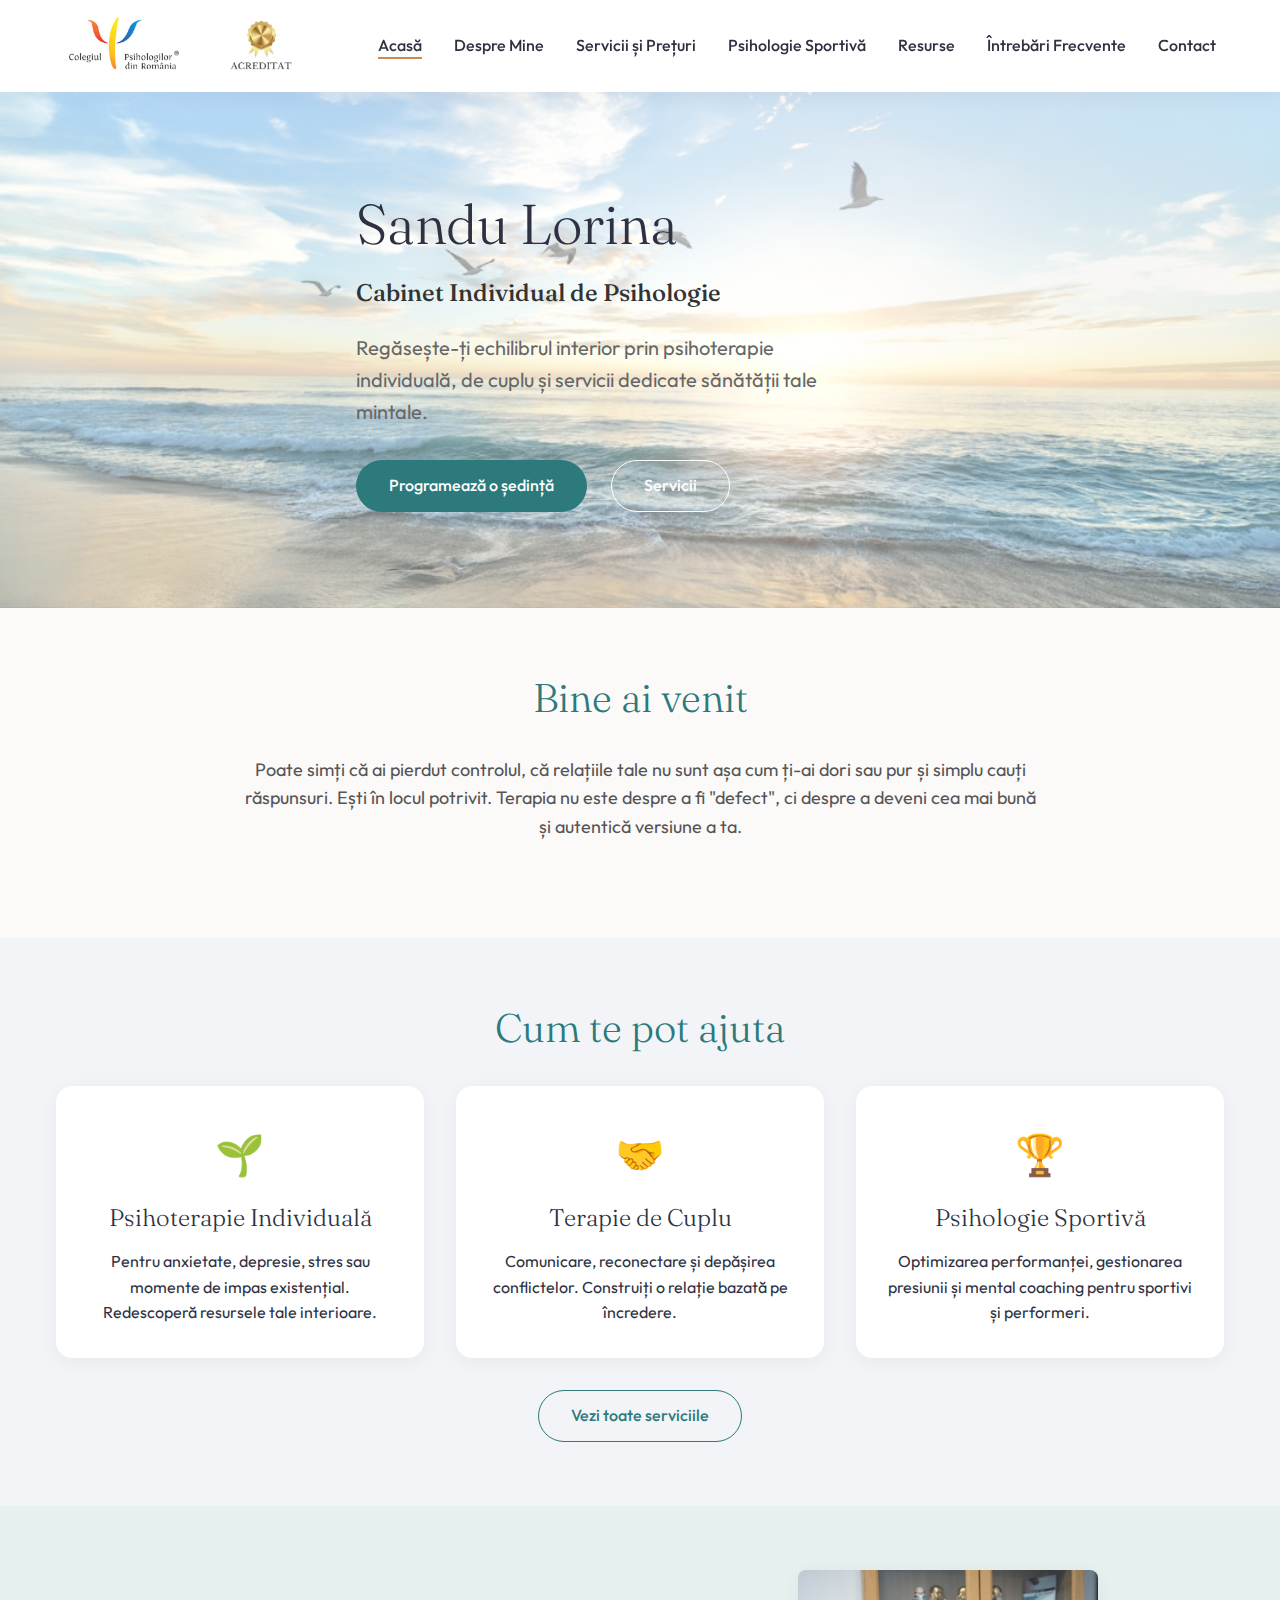
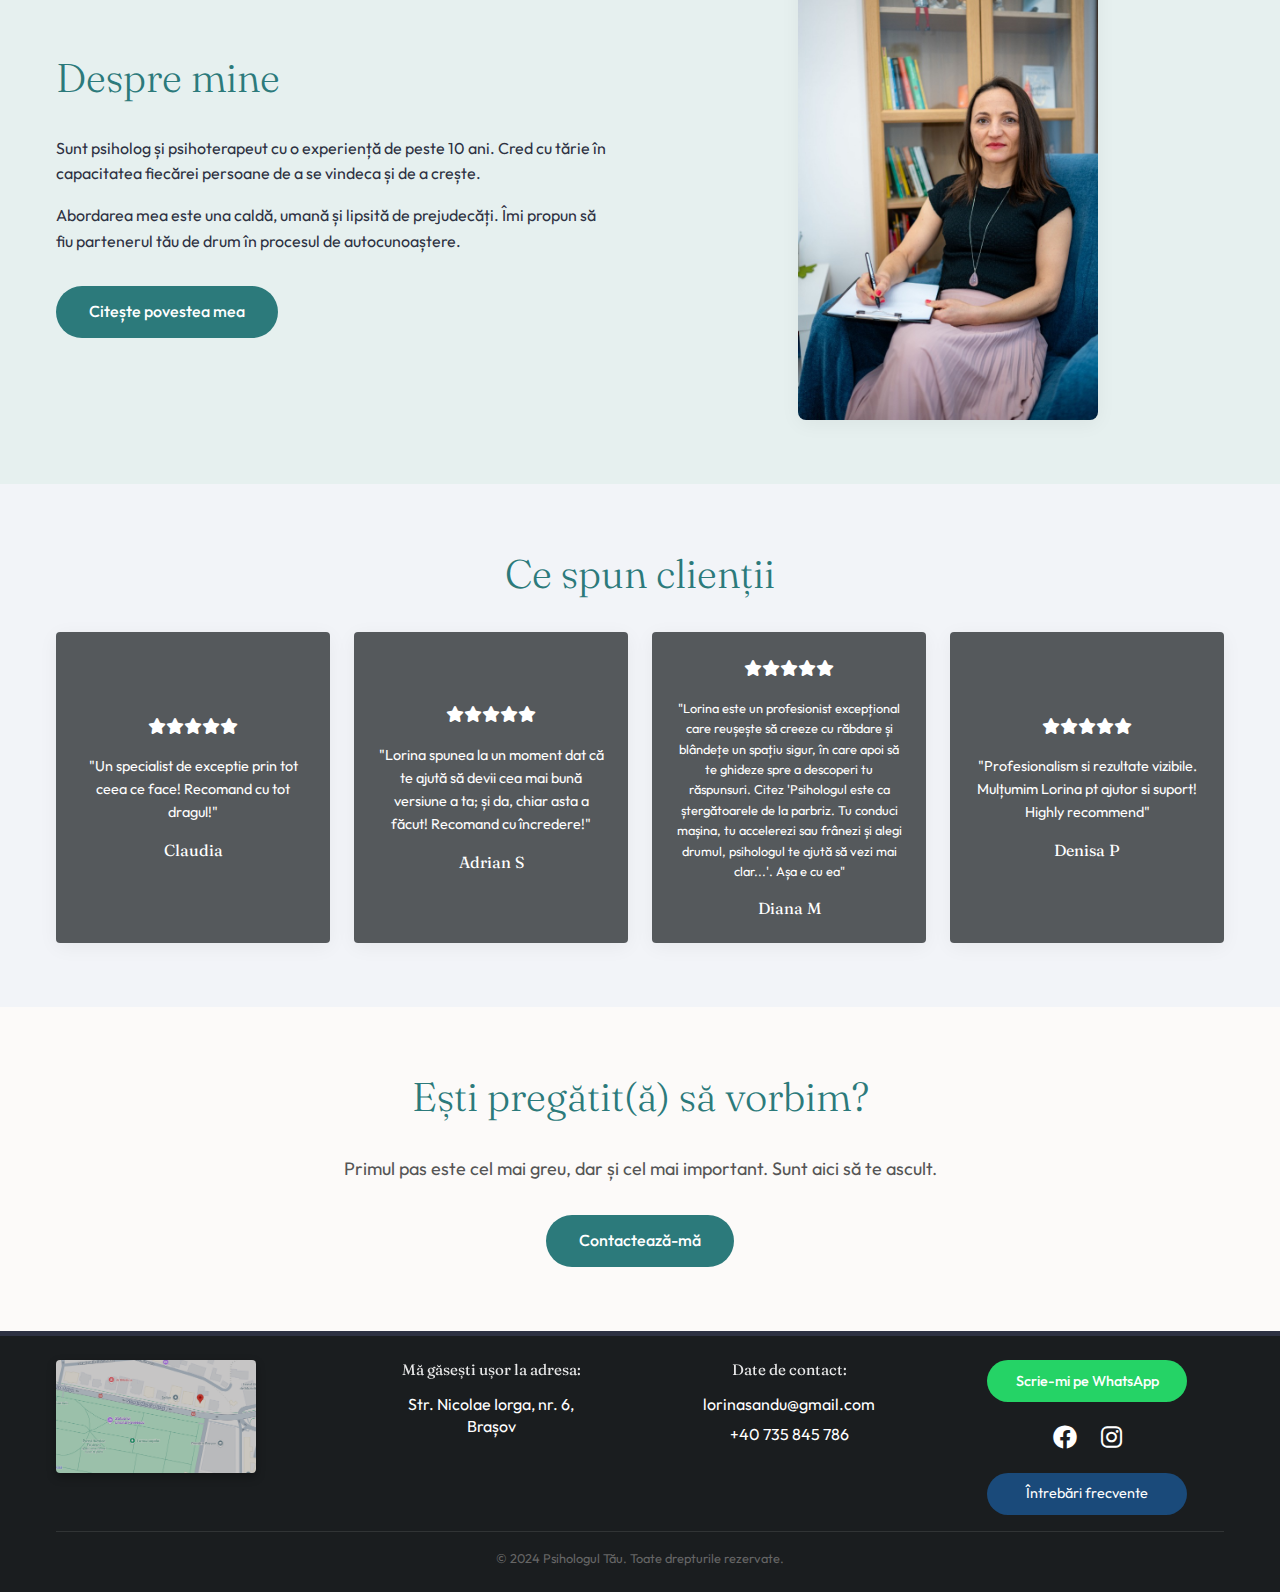
<file: index.html>
<!DOCTYPE html>
<html lang="ro">

<head>
    <meta charset="UTF-8">
    <meta name="viewport" content="width=device-width, initial-scale=1.0">
    <title>Psihologul Tău | Echilibru și Autonomie Emoțională</title>
    <meta name="description"
        content="Cabinet individual de psihologie și psihoterapie. Spațiu sigur pentru regăsirea echilibrului, autonomie emoțională și relații sănătoase.">
    <!-- Fonts -->
    <link rel="preconnect" href="https://fonts.googleapis.com">
    <link rel="preconnect" href="https://fonts.gstatic.com" crossorigin>
    <link
        href="https://fonts.googleapis.com/css2?family=Fraunces:opsz,wght@9..144,300;400;600&family=Outfit:wght@300;400;500;600&display=swap"
        rel="stylesheet">
    <link rel="stylesheet" href="https://cdnjs.cloudflare.com/ajax/libs/font-awesome/6.0.0/css/all.min.css">
    <!-- Styles -->
    <link rel="stylesheet" href="css/style.css">
</head>

<body>

    <!-- Navigation -->
    <header>
        <div class="container nav-container">
            <div class="logo-group">
                <a href="index.html">
                    <img src="images/logo_main.png" alt="Psihologul Tău" class="logo-img">
                </a>
            </div>
            <div class="mobile-menu-btn">☰</div>
            <nav>
                <ul class="nav-links">
                    <li><a href="index.html" class="active">Acasă</a></li>
                    <li><a href="despre-mine.html">Despre Mine</a></li>
                    <li><a href="servicii.html">Servicii și Prețuri</a></li>
                    <li><a href="psihologie-sportiva.html">Psihologie Sportivă</a></li>
                    <li><a href="resurse.html">Resurse</a></li>
                    <li><a href="intrebari.html">Întrebări Frecvente</a></li>
                    <li><a href="contact.html">Contact</a></li>
                </ul>
            </nav>
        </div>
    </header>

    <!-- Hero Section -->
    <section class="hero">
        <div class="container hero-content">
            <h1>Sandu Lorina</h1>
            <h2 style="font-size: 1.5rem; margin-bottom: 1.5rem; color: #333; font-weight: 500;">Cabinet Individual de
                Psihologie</h2>
            <p>Regăsește-ți echilibrul interior prin psihoterapie individuală, de cuplu și servicii dedicate sănătății
                tale mintale.</p>
            <div class="hero-cta">
                <a href="contact.html" class="btn btn-primary">Programează o ședință</a>
                <a href="servicii.html" class="btn btn-outline" style="border-color: #fff; color: #fff;">Servicii</a>
            </div>
        </div>
    </section>

    <!-- Welcome / Philosophy -->
    <section class="section">
        <div class="container text-center">
            <h2 class="section-title">Bine ai venit</h2>
            <p class="lead">Poate simți că ai pierdut controlul, că relațiile tale nu sunt așa cum ți-ai dori sau pur și
                simplu cauți răspunsuri. Ești în locul potrivit. Terapia nu este despre a fi "defect", ci despre a
                deveni cea mai bună și autentică versiune a ta.</p>
        </div>
    </section>

    <!-- Services Preview -->
    <section class="section" style="background-color: var(--color-light-gray);">
        <div class="container">
            <h2 class="section-title">Cum te pot ajuta</h2>
            <div class="services-grid">
                <article class="service-card">
                    <div class="service-icon">🌱</div>
                    <h3>Psihoterapie Individuală</h3>
                    <p>Pentru anxietate, depresie, stres sau momente de impas existențial. Redescoperă resursele tale
                        interioare.</p>
                </article>
                <article class="service-card">
                    <div class="service-icon">🤝</div>
                    <h3>Terapie de Cuplu</h3>
                    <p>Comunicare, reconectare și depășirea conflictelor. Construiți o relație bazată pe încredere.</p>
                </article>
                <article class="service-card">
                    <div class="service-icon">🏆</div>
                    <h3>Psihologie Sportivă</h3>
                    <p>Optimizarea performanței, gestionarea presiunii și mental coaching pentru sportivi și performeri.
                    </p>
                </article>
            </div>
            <div class="text-center" style="margin-top: var(--spacing-md);">
                <a href="servicii.html" class="btn btn-outline">Vezi toate serviciile</a>
            </div>
        </div>
    </section>

    <!-- About Preview -->
    <section class="section about-preview">
        <div class="container">
            <div class="about-grid">
                <div class="about-text">
                    <h2 class="section-title" style="text-align: left; margin-bottom: 2rem;">Despre mine</h2>

                    <p style="margin-bottom: 1rem;">Sunt psiholog și psihoterapeut cu o experiență de peste 10 ani. Cred
                        cu tărie în capacitatea fiecărei persoane de a se vindeca și de a crește.</p>
                    <p style="margin-bottom: 2rem;">Abordarea mea este una caldă, umană și lipsită de prejudecăți. Îmi
                        propun să fiu partenerul tău de drum în procesul de autocunoaștere.</p>
                    <a href="despre-mine.html" class="btn btn-primary">Citește povestea mea</a>
                </div>
                <div class="about-img-wrapper" style="display: flex; justify-content: center; align-items: flex-start;">
                    <!-- Placeholder for an image of the psychologist or a calming office setting -->
                    <div class="about-image" style="width: auto; height: auto; background: none;">
                        <img src="images/lorina_sandu_new.jpg" alt="Sandu Lorina - Psiholog"
                            style="max-width: 300px; width: 100%; height: auto; border-radius: 8px; box-shadow: var(--shadow-soft);">
                    </div>
                </div>
            </div>
        </div>
    </section>

    <!-- Quote -->
    <!-- Testimonials -->
    <section class="section" style="background-color: var(--color-light-gray);">
        <div class="container">
            <h2 class="section-title text-center">Ce spun clienții</h2>
            <div class="testimonials-grid"
                style="display: grid; grid-template-columns: repeat(4, 1fr); gap: 1.5rem; margin-top: 2rem;">

                <!-- Testimonial 1: Claudia -->
                <div class="testimonial-card"
                    style="background: #55595c; padding: 1.5rem; border-radius: 4px; box-shadow: var(--shadow-soft); text-align: center; color: #fff;">
                    <div style="color: #fff; margin-bottom: 1rem;">
                        <i class="fas fa-star"></i><i class="fas fa-star"></i><i class="fas fa-star"></i><i
                            class="fas fa-star"></i><i class="fas fa-star"></i>
                    </div>
                    <p style="margin-bottom: 1rem; font-size: 0.9rem;">"Un specialist de exceptie prin tot ceea ce face!
                        Recomand cu tot dragul!"</p>
                    <h4 style="color: #fff; font-size: 1rem; font-weight: 400;">Claudia</h4>
                </div>

                <!-- Testimonial 2: Adrian S -->
                <div class="testimonial-card"
                    style="background: #55595c; padding: 1.5rem; border-radius: 4px; box-shadow: var(--shadow-soft); text-align: center; color: #fff;">
                    <div style="color: #fff; margin-bottom: 1rem;">
                        <i class="fas fa-star"></i><i class="fas fa-star"></i><i class="fas fa-star"></i><i
                            class="fas fa-star"></i><i class="fas fa-star"></i>
                    </div>
                    <p style="margin-bottom: 1rem; font-size: 0.9rem;">"Lorina spunea la un moment dat că te ajută să
                        devii cea mai bună versiune a ta; și da, chiar asta a făcut! Recomand cu încredere!"</p>
                    <h4 style="color: #fff; font-size: 1rem; font-weight: 400;">Adrian S</h4>
                </div>

                <!-- Testimonial 3: Diana M -->
                <div class="testimonial-card"
                    style="background: #55595c; padding: 1.5rem; border-radius: 4px; box-shadow: var(--shadow-soft); text-align: center; color: #fff;">
                    <div style="color: #fff; margin-bottom: 1rem;">
                        <i class="fas fa-star"></i><i class="fas fa-star"></i><i class="fas fa-star"></i><i
                            class="fas fa-star"></i><i class="fas fa-star"></i>
                    </div>
                    <p style="margin-bottom: 1rem; font-size: 0.8rem;">"Lorina este un profesionist excepțional care
                        reușește să creeze cu răbdare și blândețe un spațiu sigur, în care apoi să te ghideze spre a
                        descoperi tu răspunsuri. Citez 'Psihologul este ca ștergătoarele de la parbriz. Tu conduci
                        mașina, tu accelerezi sau frânezi și alegi drumul, psihologul te ajută să vezi mai clar...'. Așa
                        e cu ea"</p>
                    <h4 style="color: #fff; font-size: 1rem; font-weight: 400;">Diana M</h4>
                </div>

                <!-- Testimonial 4: Denisa P -->
                <div class="testimonial-card"
                    style="background: #55595c; padding: 1.5rem; border-radius: 4px; box-shadow: var(--shadow-soft); text-align: center; color: #fff;">
                    <div style="color: #fff; margin-bottom: 1rem;">
                        <i class="fas fa-star"></i><i class="fas fa-star"></i><i class="fas fa-star"></i><i
                            class="fas fa-star"></i><i class="fas fa-star"></i>
                    </div>
                    <p style="margin-bottom: 1rem; font-size: 0.9rem;">"Profesionalism si rezultate vizibile. Mulțumim
                        Lorina pt ajutor si suport! Highly recommend"</p>
                    <h4 style="color: #fff; font-size: 1rem; font-weight: 400;">Denisa P</h4>
                </div>

            </div>
        </div>
    </section>

    <!-- CTA Footer -->
    <section class="section text-center">
        <div class="container">
            <h2 class="section-title">Ești pregătit(ă) să vorbim?</h2>
            <p class="lead">Primul pas este cel mai greu, dar și cel mai important. Sunt aici să te ascult.</p>
            <a href="contact.html" class="btn btn-primary">Contactează-mă</a>
        </div>
    </section>

    <!-- Footer -->
    <footer>
        <div class="container">
            <div class="footer-grid">
                <!-- Col 1: Map -->
                <div class="footer-col">
                    <div class="footer-map-container">
                        <a href="https://www.google.com/maps/place/Strada+Nicolae+Iorga+6,+Bra%C8%99ov+500057,+Rom%C3%A2nia/@45.646532,25.594391,13z/data=!4m6!3m5!1s0x40b35b7907064365:0x862333d178ecefff!8m2!3d45.6465324!4d25.5943915!16s%2Fg%2F11bw3_378p?hl=ro-RO&entry=ttu&g_ep=EgoyMDI1MTIwOS4wIKXMDSoASAFQAw%3D%3D"
                            target="_blank">
                            <img src="images/harta-brasov.png" alt="Harta Brasov">
                        </a>
                    </div>
                </div>

                <!-- Col 2: Address -->
                <div class="footer-col" style="text-align: center;">
                    <h4>Mă găsești ușor la adresa:</h4>
                    <div class="footer-contact-info">
                        <p>Str. Nicolae Iorga, nr. 6,<br>Brașov</p>
                    </div>
                </div>

                <!-- Col 3: Contact -->
                <div class="footer-col" style="text-align: center;">
                    <h4>Date de contact:</h4>
                    <div class="footer-contact-info">
                        <p>lorinasandu@gmail.com</p>
                        <p>+40 735 845 786</p>
                    </div>
                </div>

                <!-- Col 4: Actions -->
                <div class="footer-col footer-actions">
                    <a href="https://wa.me/40735845786" target="_blank" class="footer-btn btn-whatsapp">Scrie-mi pe
                        WhatsApp</a>
                    <div class="footer-socials">
                        <a href="https://www.facebook.com/people/Psiholog-Lorina-Sandu/100063616121475/"
                            target="_blank"><i class="fab fa-facebook"></i></a>
                        <a href="https://www.instagram.com/psiholog_lorina_sandu?igsh=MTgwdWVrdjNybXR5ag%3D%3D"
                            target="_blank"><i class="fab fa-instagram"></i></a>
                    </div>
                    <a href="intrebari.html" class="footer-btn btn-faq-blue">Întrebări frecvente</a>
                </div>
            </div>
            <div class="copyright">
                &copy; 2024 Psihologul Tău. Toate drepturile rezervate.
            </div>
        </div>
    </footer>

    <script src="js/script.js"></script>
</body>

</html>
</file>
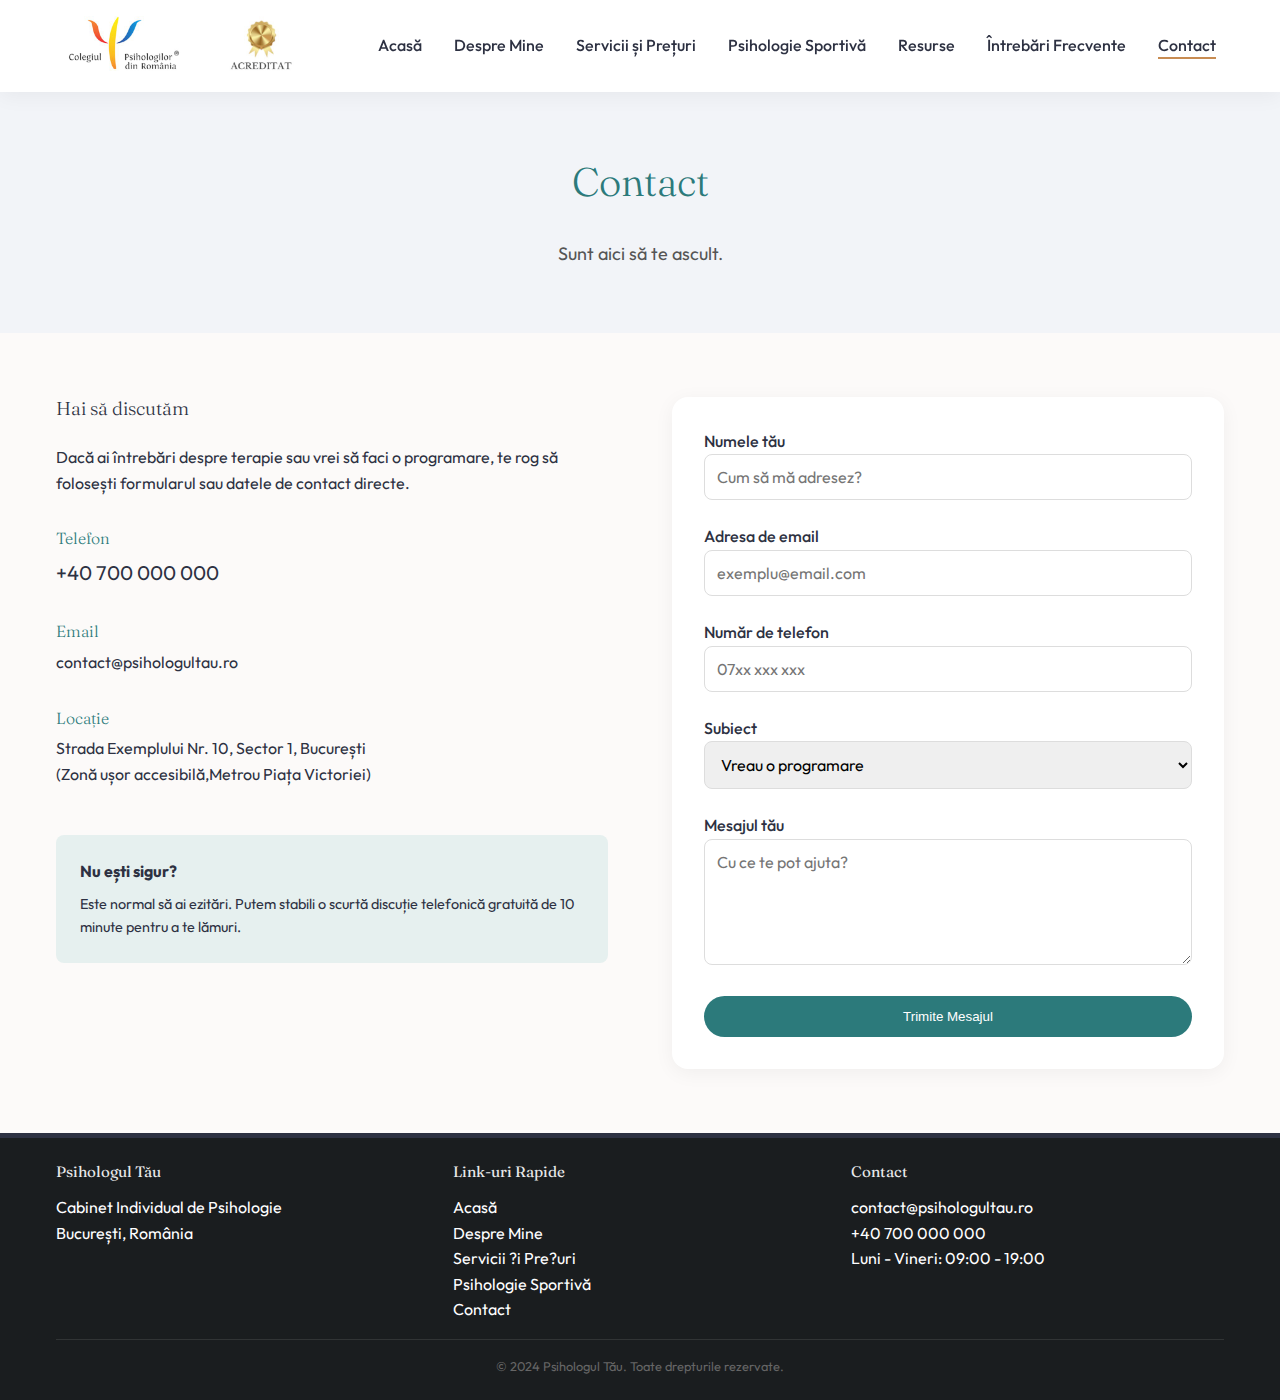
<file: contact.html>
<!DOCTYPE html>
<html lang="ro">

<head>
    <meta charset="UTF-8">
    <meta name="viewport" content="width=device-width, initial-scale=1.0">
    <title>Contact | Psihologul Tău</title>
    <meta name="description" content="Programează o ședință. Date de contact, locație și formular de programare.">
    <!-- Fonts -->
    <link rel="preconnect" href="https://fonts.googleapis.com">
    <link rel="preconnect" href="https://fonts.gstatic.com" crossorigin>
    <link
        href="https://fonts.googleapis.com/css2?family=Fraunces:opsz,wght@9..144,300;400;600&family=Outfit:wght@300;400;500;600&display=swap"
        rel="stylesheet">
    <!-- Styles -->
    <link rel="stylesheet" href="css/style.css">
    <style>
        .contact-form {
            background: #fff;
            padding: 2rem;
            border-radius: 16px;
            box-shadow: var(--shadow-soft);
        }

        .form-group {
            margin-bottom: 1.5rem;
        }

        .form-label {
            display: block;
            font-weight: 500;
        }

        .form-control {
            width: 100%;
            padding: 12px;
            border: 1px solid #ddd;
            border-radius: 8px;
            font-family: var(--font-main);
            font-size: 1rem;
            transition: border-color 0.3s ease;
        }

        .form-control:focus {
            outline: none;
            border-color: var(--color-primary);
        }
    </style>
</head>

<body>

    <!-- Navigation -->
    <header>
        <div class="container nav-container">
            <div class="logo-group">
                <a href="index.html">
                    <img src="images/logo_main.png" alt="Psihologul Tău" class="logo-img">
                </a>
            </div>
            <div class="mobile-menu-btn">☰</div>
            <nav>
                <ul class="nav-links">
                    <li><a href="index.html">Acasă</a></li>
                    <li><a href="despre-mine.html">Despre Mine</a></li>
                    <li><a href="servicii.html">Servicii și Prețuri</a></li>
                    <li><a href="psihologie-sportiva.html">Psihologie Sportivă</a></li>
                    <li><a href="resurse.html">Resurse</a></li>
                    <li><a href="intrebari.html">Întrebări Frecvente</a></li>
                    <li><a href="contact.html" class="active">Contact</a></li>
                </ul>
            </nav>
        </div>
    </header>

    <!-- Page Header -->
    <section class="section" style="background-color: var(--color-light-gray); padding-bottom: 2rem;">
        <div class="container text-center">
            <h1 class="section-title">Contact</h1>
            <p class="lead">Sunt aici să te ascult.</p>
        </div>
    </section>

    <!-- Contact Content -->
    <section class="section">
        <div class="container">
            <div class="about-grid" style="align-items: flex-start;">

                <!-- Info Side -->
                <div>
                    <h3 style="margin-bottom: 1.5rem;">Hai să discutăm</h3>
                    <p style="margin-bottom: 2rem;">Dacă ai întrebări despre terapie sau vrei să faci o programare, te
                        rog să folosești formularul sau datele de contact directe.</p>

                    <div style="margin-bottom: 2rem;">
                        <h4 style="color: var(--color-primary); margin-bottom: 0.5rem;">Telefon</h4>
                        <p><a href="tel:+40700000000" style="font-size: 1.25rem;">+40 700 000 000</a></p>
                    </div>

                    <div style="margin-bottom: 2rem;">
                        <h4 style="color: var(--color-primary); margin-bottom: 0.5rem;">Email</h4>
                        <p><a href="mailto:contact@psihologultau.ro">contact@psihologultau.ro</a></p>
                    </div>

                    <div style="margin-bottom: 2rem;">
                        <h4 style="color: var(--color-primary); margin-bottom: 0.5rem;">Locație</h4>
                        <p>Strada Exemplului Nr. 10, Sector 1, București<br>(Zonă ușor accesibilă,Metrou Piața
                            Victoriei)</p>
                    </div>

                    <div
                        style="margin-top: 3rem; background: var(--color-accent); padding: 1.5rem; border-radius: 8px;">
                        <strong>Nu ești sigur?</strong>
                        <p style="font-size: 0.9rem; margin-top: 0.5rem;">Este normal să ai ezitări. Putem stabili o
                            scurtă discuție telefonică gratuită de 10 minute pentru a te lămuri.</p>
                    </div>
                </div>

                <!-- Form Side -->
                <div class="contact-form">
                    <form
                        onsubmit="event.preventDefault(); alert('Mesajul a fost trimis! Vă voi contacta în curând.');">
                        <div class="form-group">
                            <label class="form-label" for="nume">Numele tău</label>
                            <input type="text" id="nume" class="form-control" placeholder="Cum să mă adresez?" required>
                        </div>
                        <div class="form-group">
                            <label class="form-label" for="email">Adresa de email</label>
                            <input type="email" id="email" class="form-control" placeholder="exemplu@email.com"
                                required>
                        </div>
                        <div class="form-group">
                            <label class="form-label" for="telefon">Număr de telefon</label>
                            <input type="tel" id="telefon" class="form-control" placeholder="07xx xxx xxx">
                        </div>
                        <div class="form-group">
                            <label class="form-label" for="subiect">Subiect</label>
                            <select id="subiect" class="form-control">
                                <option>Vreau o programare</option>
                                <option>Informații Terapie Individuală</option>
                                <option>Informații Psihologie Sportivă</option>
                                <option>Altceva</option>
                            </select>
                        </div>
                        <div class="form-group">
                            <label class="form-label" for="mesaj">Mesajul tău</label>
                            <textarea id="mesaj" class="form-control" rows="5"
                                placeholder="Cu ce te pot ajuta?"></textarea>
                        </div>
                        <button type="submit" class="btn btn-primary" style="width: 100%;">Trimite Mesajul</button>
                    </form>
                </div>

            </div>
        </div>
    </section>

    <!-- Footer -->
    <footer>
        <div class="container">
            <div class="footer-grid">
                <div class="footer-col">
                    <h4>Psihologul Tău</h4>
                    <p>Cabinet Individual de Psihologie<br>București, România</p>
                </div>
                <div class="footer-col">
                    <h4>Link-uri Rapide</h4>
                    <ul>
                        <li><a href="index.html">Acasă</a></li>
                        <li><a href="despre-mine.html">Despre Mine</a></li>
                        <li><a href="servicii.html">Servicii ?i Pre?uri</a></li>
                        <li><a href="psihologie-sportiva.html">Psihologie Sportivă</a></li>
                        <li><a href="contact.html">Contact</a></li>
                    </ul>
                </div>
                <div class="footer-col">
                    <h4>Contact</h4>
                    <ul>
                        <li><a href="mailto:contact@psihologultau.ro">contact@psihologultau.ro</a></li>
                        <li><a href="tel:+40700000000">+40 700 000 000</a></li>
                        <li>Luni - Vineri: 09:00 - 19:00</li>
                    </ul>
                </div>
            </div>
            <div class="copyright">
                &copy; 2024 Psihologul Tău. Toate drepturile rezervate.
            </div>
        </div>
    </footer>

    <script src="js/script.js"></script>
</body>

</html>
</file>
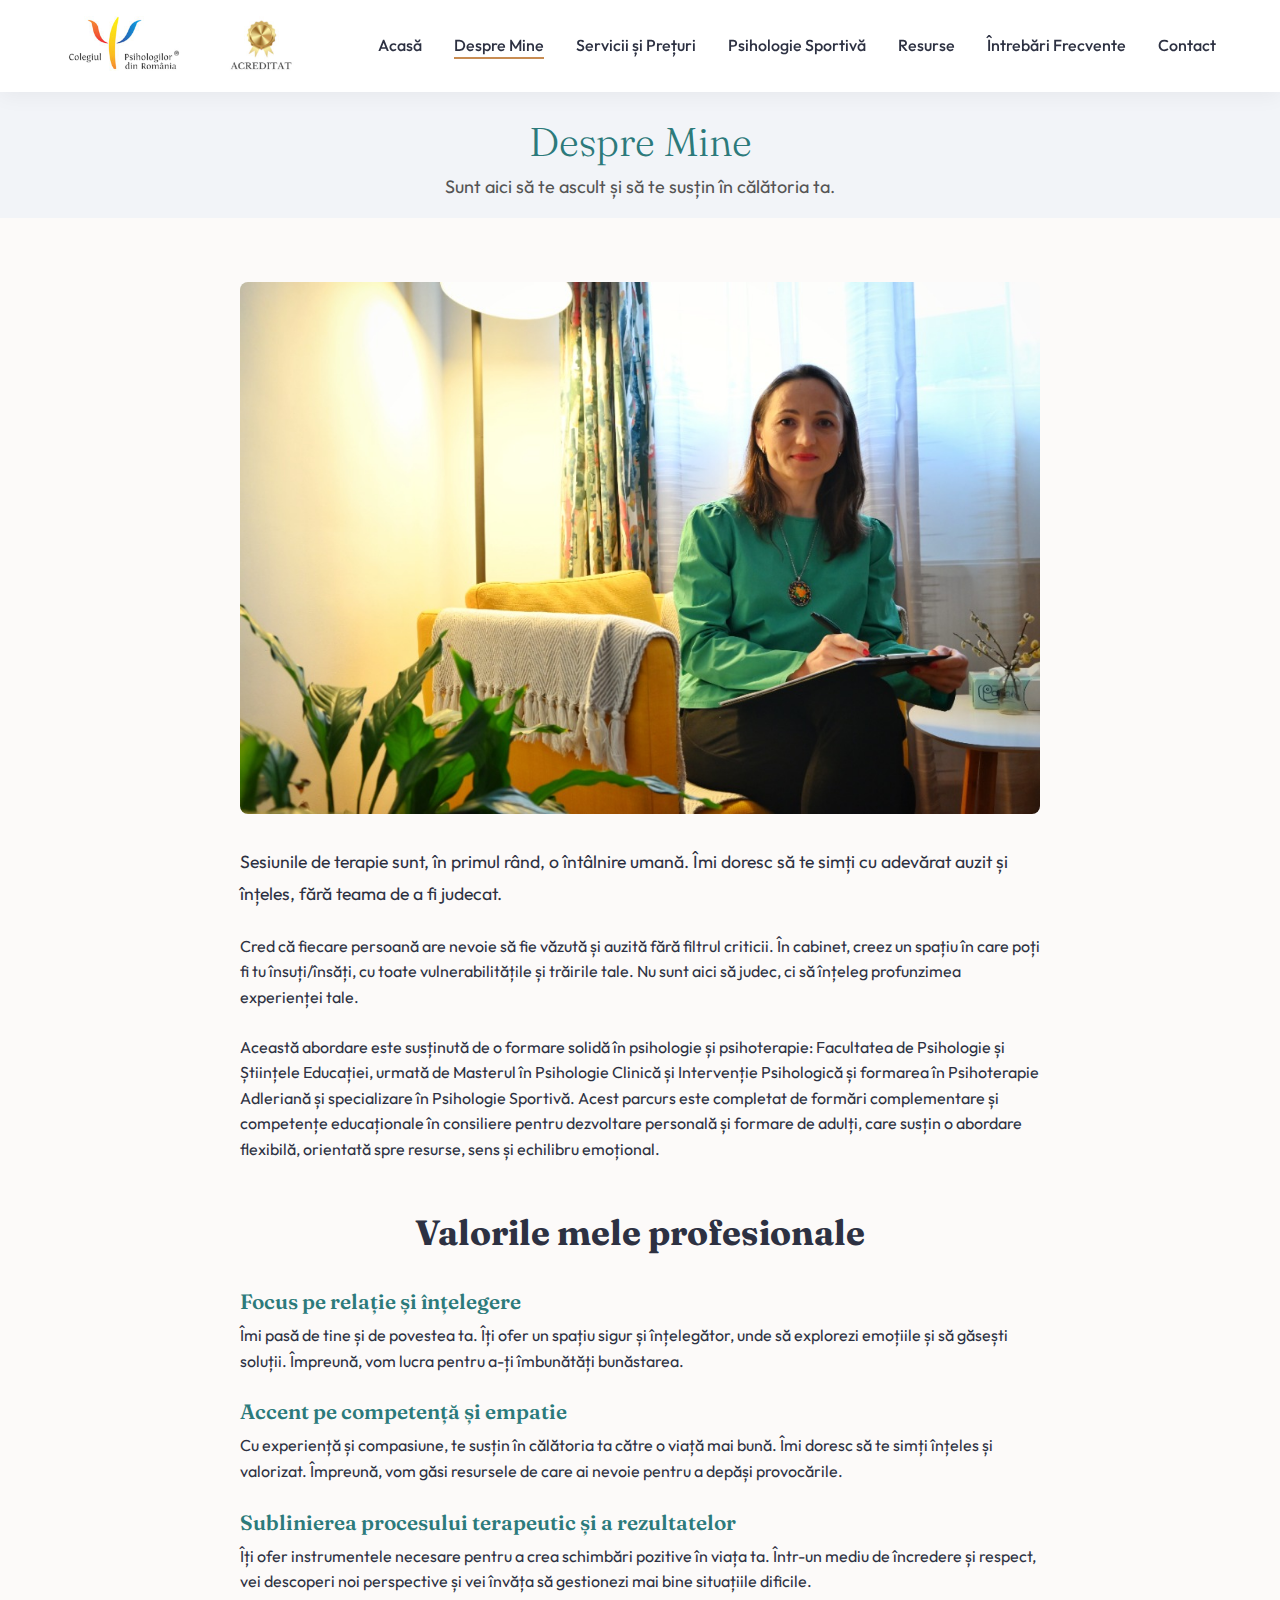
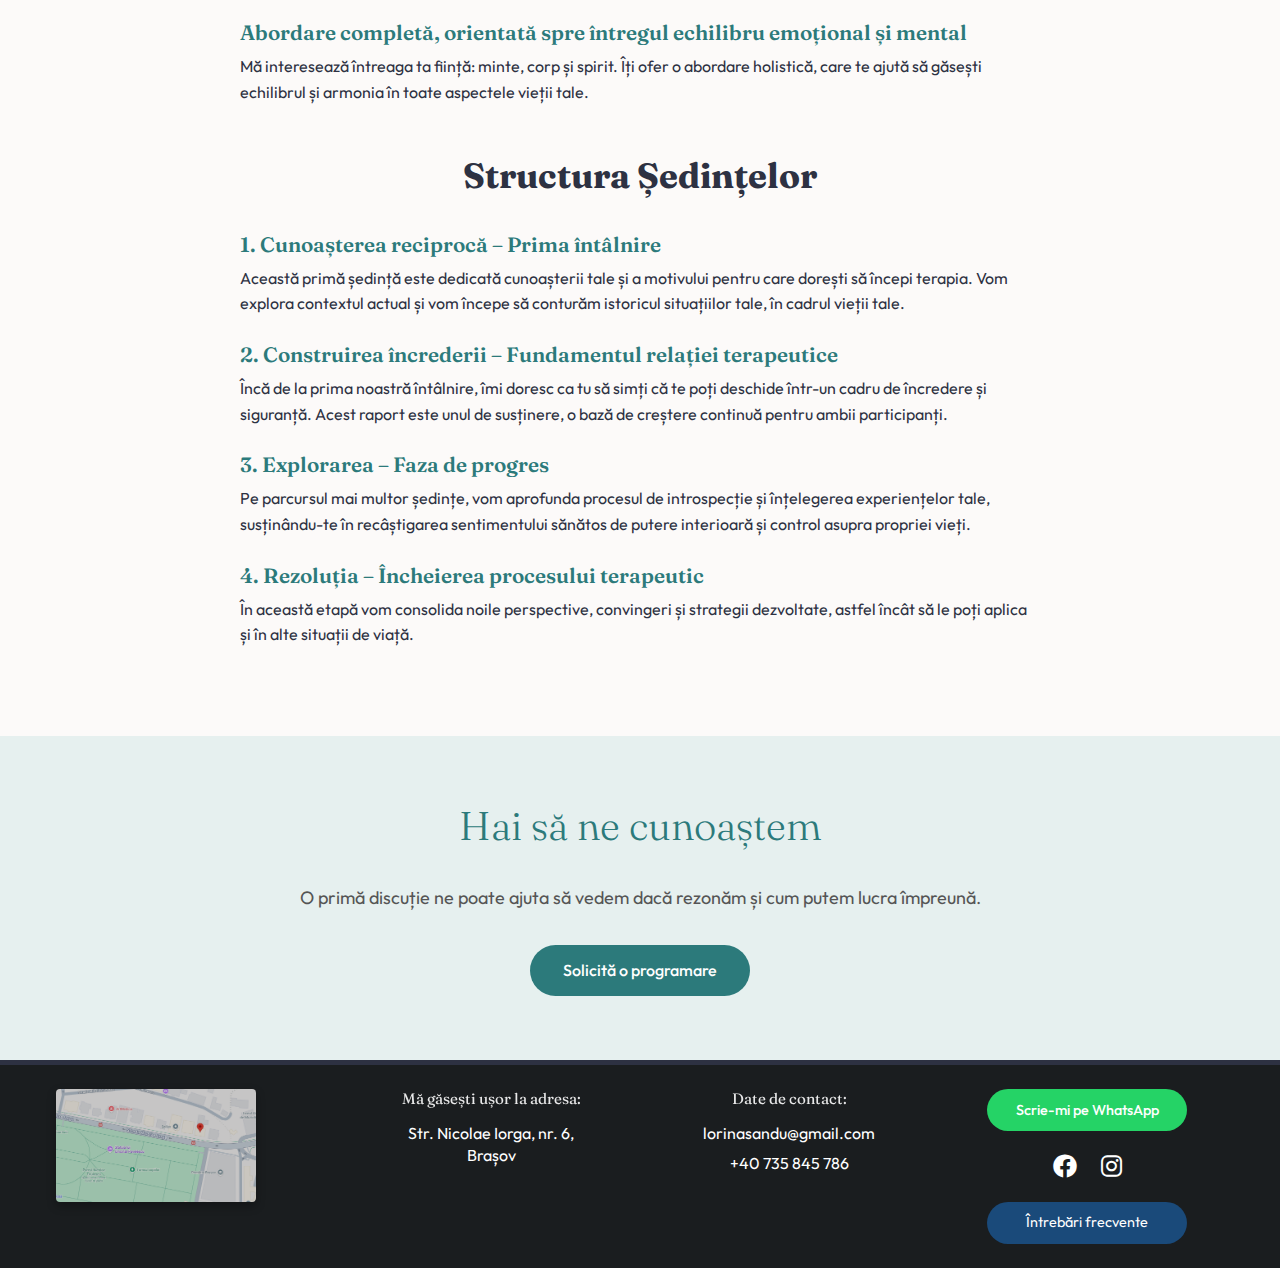
<file: despre-mine.html>
<!DOCTYPE html>
<html lang="ro">

<head>
    <meta charset="UTF-8">
    <meta name="viewport" content="width=device-width, initial-scale=1.0">
    <title>Despre Mine | Psihologul Tău</title>
    <meta name="description"
        content="Psiholog și psihoterapeut cu peste 10 ani de experiență. Abordare caldă, empatică, orientată spre autonomie emoțională și stare de bine.">
    <!-- Fonts -->
    <link rel="preconnect" href="https://fonts.googleapis.com">
    <link rel="preconnect" href="https://fonts.gstatic.com" crossorigin>
    <link
        href="https://fonts.googleapis.com/css2?family=Fraunces:opsz,wght@9..144,300;400;600&family=Outfit:wght@300;400;500;600&display=swap"
        rel="stylesheet">
    <link rel="stylesheet" href="https://cdnjs.cloudflare.com/ajax/libs/font-awesome/6.0.0/css/all.min.css">
    <!-- Styles -->
    <link rel="stylesheet" href="css/style.css">
</head>

<body>

    <!-- Navigation -->
    <header>
        <div class="container nav-container">
            <div class="logo-group">
                <a href="index.html">
                    <img src="images/logo_main.png" alt="Psihologul Tău" class="logo-img">
                </a>
            </div>
            <div class="mobile-menu-btn">☰</div>
            <nav>
                <ul class="nav-links">
                    <li><a href="index.html">Acasă</a></li>
                    <li><a href="despre-mine.html" class="active">Despre Mine</a></li>
                    <li><a href="servicii.html">Servicii și Prețuri</a></li>
                    <li><a href="psihologie-sportiva.html">Psihologie Sportivă</a></li>
                    <li><a href="resurse.html">Resurse</a></li>
                    <li><a href="intrebari.html">Întrebări Frecvente</a></li>
                    <li><a href="contact.html">Contact</a></li>
                </ul>
            </nav>
        </div>
    </header>

    <!-- Page Header -->
    <!-- Page Header -->
    <section class="section"
        style="background-color: var(--color-light-gray); padding-top: 1.5rem; padding-bottom: 1rem;">
        <div class="container text-center">
            <h1 class="section-title" style="margin-bottom: 0.3rem;">Despre Mine</h1>
            <p class="lead" style="margin-top: 0; margin-bottom: 0;">Sunt aici să te ascult și să te susțin în călătoria
                ta.</p>
        </div>
    </section>

    <!-- Main Content -->
    <section class="section">
        <div class="container">
            <div class="about-content"
                style="display: flex; flex-direction: column; gap: 2rem; align-items: center; text-align: center;">
                <div class="about-image" style="max-width: 800px; width: 100%; height: auto;">
                    <img src="images/lorina_cabinet_v2.jpg" alt="Sandu Lorina - Cabinet"
                        style="width: 100%; height: auto; border-radius: 8px;">
                </div>
                <div class="about-text" style="max-width: 800px; text-align: left;">
                    <p style="margin-bottom: 1.5rem; line-height: 1.8; font-size: 1.1rem;">Sesiunile de terapie sunt, în
                        primul rând, o întâlnire umană. Îmi
                        doresc să te
                        simți cu adevărat auzit și înțeles, fără teama de a fi judecat.</p>
                    <p>Cred că fiecare persoană are nevoie să fie văzută și auzită fără filtrul criticii. În
                        cabinet, creez un spațiu în care poți fi tu însuți/însăți, cu toate vulnerabilitățile și
                        trăirile tale. Nu sunt aici să judec, ci să înțeleg profunzimea experienței tale.</p>
                    <p style="margin-top: 1.5rem;">Această abordare este susținută de o formare solidă în psihologie și
                        psihoterapie: Facultatea de Psihologie și Științele Educației, urmată de Masterul în Psihologie
                        Clinică și Intervenție Psihologică și formarea în Psihoterapie Adleriană și specializare în
                        Psihologie Sportivă. Acest parcurs este completat de formări complementare și competențe
                        educaționale în consiliere pentru dezvoltare personală și formare de adulți, care susțin o
                        abordare flexibilă, orientată spre resurse, sens și echilibru emoțional.</p>
                    <div style="margin-top: 3rem; text-align: left;">
                        <h3 style="margin-bottom: 2rem; text-align: center; font-size: 2.2rem; font-weight: 700;">
                            Valorile mele profesionale</h3>

                        <div style="margin-bottom: 1.5rem;">
                            <h4
                                style="color: var(--color-primary); margin-bottom: 0.5rem; font-size: 1.3rem; font-weight: 600;">
                                Focus pe relație și
                                înțelegere</h4>
                            <p>Îmi pasă de tine și de povestea ta. Îți ofer un spațiu sigur și înțelegător, unde să
                                explorezi emoțiile și să găsești soluții. Împreună, vom lucra pentru a-ți îmbunătăți
                                bunăstarea.</p>
                        </div>

                        <div style="margin-bottom: 1.5rem;">
                            <h4
                                style="color: var(--color-primary); margin-bottom: 0.5rem; font-size: 1.3rem; font-weight: 600;">
                                Accent pe competență și
                                empatie</h4>
                            <p>Cu experiență și compasiune, te susțin în călătoria ta către o viață mai bună. Îmi doresc
                                să te simți înțeles și valorizat. Împreună, vom găsi resursele de care ai nevoie pentru
                                a depăși provocările.</p>
                        </div>

                        <div style="margin-bottom: 1.5rem;">
                            <h4
                                style="color: var(--color-primary); margin-bottom: 0.5rem; font-size: 1.3rem; font-weight: 600;">
                                Sublinierea procesului
                                terapeutic și a rezultatelor</h4>
                            <p>Îți ofer instrumentele necesare pentru a crea schimbări pozitive în viața ta. Într-un
                                mediu de încredere și respect, vei descoperi noi perspective și vei învăța să gestionezi
                                mai bine situațiile dificile.</p>
                        </div>

                        <div style="margin-bottom: 1.5rem;">
                            <h4
                                style="color: var(--color-primary); margin-bottom: 0.5rem; font-size: 1.3rem; font-weight: 600;">
                                Abordare completă, orientată
                                spre întregul echilibru emoțional și mental</h4>
                            <p>Mă interesează întreaga ta ființă: minte, corp și spirit. Îți ofer o abordare holistică,
                                care te ajută să găsești echilibrul și armonia în toate aspectele vieții tale.</p>
                        </div>
                    </div>

                    <div style="margin-top: 3rem; text-align: left;">
                        <h3 style="margin-bottom: 2rem; text-align: center; font-size: 2.2rem; font-weight: 700;">
                            Structura Ședințelor</h3>

                        <div style="margin-bottom: 1.5rem;">
                            <h4
                                style="color: var(--color-primary); margin-bottom: 0.5rem; font-size: 1.3rem; font-weight: 600;">
                                1. Cunoașterea reciprocă –
                                Prima întâlnire</h4>
                            <p>Această primă ședință este dedicată cunoașterii tale și a motivului pentru care dorești
                                să începi terapia. Vom explora contextul actual și vom începe să conturăm istoricul
                                situațiilor tale, în cadrul vieții tale.</p>
                        </div>

                        <div style="margin-bottom: 1.5rem;">
                            <h4
                                style="color: var(--color-primary); margin-bottom: 0.5rem; font-size: 1.3rem; font-weight: 600;">
                                2. Construirea încrederii –
                                Fundamentul relației terapeutice</h4>
                            <p>Încă de la prima noastră întâlnire, îmi doresc ca tu să simți că te poți deschide într-un
                                cadru de încredere și siguranță. Acest raport este unul de susținere, o bază de creștere
                                continuă pentru ambii participanți.</p>
                        </div>

                        <div style="margin-bottom: 1.5rem;">
                            <h4
                                style="color: var(--color-primary); margin-bottom: 0.5rem; font-size: 1.3rem; font-weight: 600;">
                                3. Explorarea – Faza de
                                progres</h4>
                            <p>Pe parcursul mai multor ședințe, vom aprofunda procesul de introspecție și înțelegerea
                                experiențelor tale, susținându-te în recâștigarea sentimentului sănătos de putere
                                interioară și control asupra propriei vieți.</p>
                        </div>

                        <div style="margin-bottom: 1.5rem;">
                            <h4
                                style="color: var(--color-primary); margin-bottom: 0.5rem; font-size: 1.3rem; font-weight: 600;">
                                4. Rezoluția – Încheierea
                                procesului terapeutic</h4>
                            <p>În această etapă vom consolida noile perspective, convingeri și strategii dezvoltate,
                                astfel încât să le poți aplica și în alte situații de viață.</p>
                        </div>
                    </div>
                </div>

            </div>
        </div>
        </div>
    </section>

    <!-- CTA -->
    <section class="section" style="background-color: var(--color-accent); text-align: center;">
        <div class="container">
            <h2 class="section-title">Hai să ne cunoaștem</h2>
            <p class="lead">O primă discuție ne poate ajuta să vedem dacă rezonăm și cum putem lucra împreună.</p>
            <a href="contact.html" class="btn btn-primary">Solicită o programare</a>
        </div>
    </section>

    <!-- Footer -->
    <footer>
        <div class="container">
            <div class="footer-grid">
                <!-- Col 1: Map -->
                <div class="footer-col">
                    <div class="footer-map-container">
                        <a href="https://www.google.com/maps/place/Strada+Nicolae+Iorga+6,+Bra%C8%99ov+500057,+Rom%C3%Aânia/@45.646532,25.594391,13z/data=!4m6!3m5!1s0x40b35b7907064365:0x862333d178ecefff!8m2!3d45.6465324!4d25.5943915!16s%2Fg%2F11bw3_378p?hl=ro-RO&entry=ttu&g_ep=EgoyMDI1MTIwOS4wIKXMDSoASAFQAw%3D%3D"
                            target="_blank">
                            <img src="images/harta-brasov.png" alt="Harta Brasov">
                        </a>
                    </div>
                </div>

                <!-- Col 2: Address -->
                <div class="footer-col" style="text-align: center;">
                    <h4>Mă găsești ușor la adresa:</h4>
                    <div class="footer-contact-info">
                        <p>Str. Nicolae Iorga, nr. 6,<br>Brașov</p>
                    </div>
                </div>

                <!-- Col 3: Contact -->
                <div class="footer-col" style="text-align: center;">
                    <h4>Date de contact:</h4>
                    <div class="footer-contact-info">
                        <p>lorinasandu@gmail.com</p>
                        <p>+40 735 845 786</p>
                    </div>
                </div>

                <!-- Col 4: Actions -->
                <div class="footer-col footer-actions">
                    <a href="https://wa.me/40735845786" target="_blank" class="footer-btn btn-whatsapp">Scrie-mi pe
                        WhatsApp</a>
                    <div class="footer-socials">
                        <a href="https://www.facebook.com/people/Psiholog-Lorina-Sandu/100063616121475/"
                            target="_blank"><i class="fab fa-facebook"></i></a>
                        <a href="https://www.instagram.com/psiholog_lorina_sandu?igsh=MTgwdWVrdjNybXR5ag%3D%3D"
                            target="_blank"><i class="fab fa-instagram"></i></a>
                    </div>
                    <a href="intrebari.html" class="footer-btn btn-faq-blue">Întrebări frecvente</a>
                </div>
            </div>

        </div>
    </footer>

    <script src="js/script.js"></script>
</body>

</html>
</file>
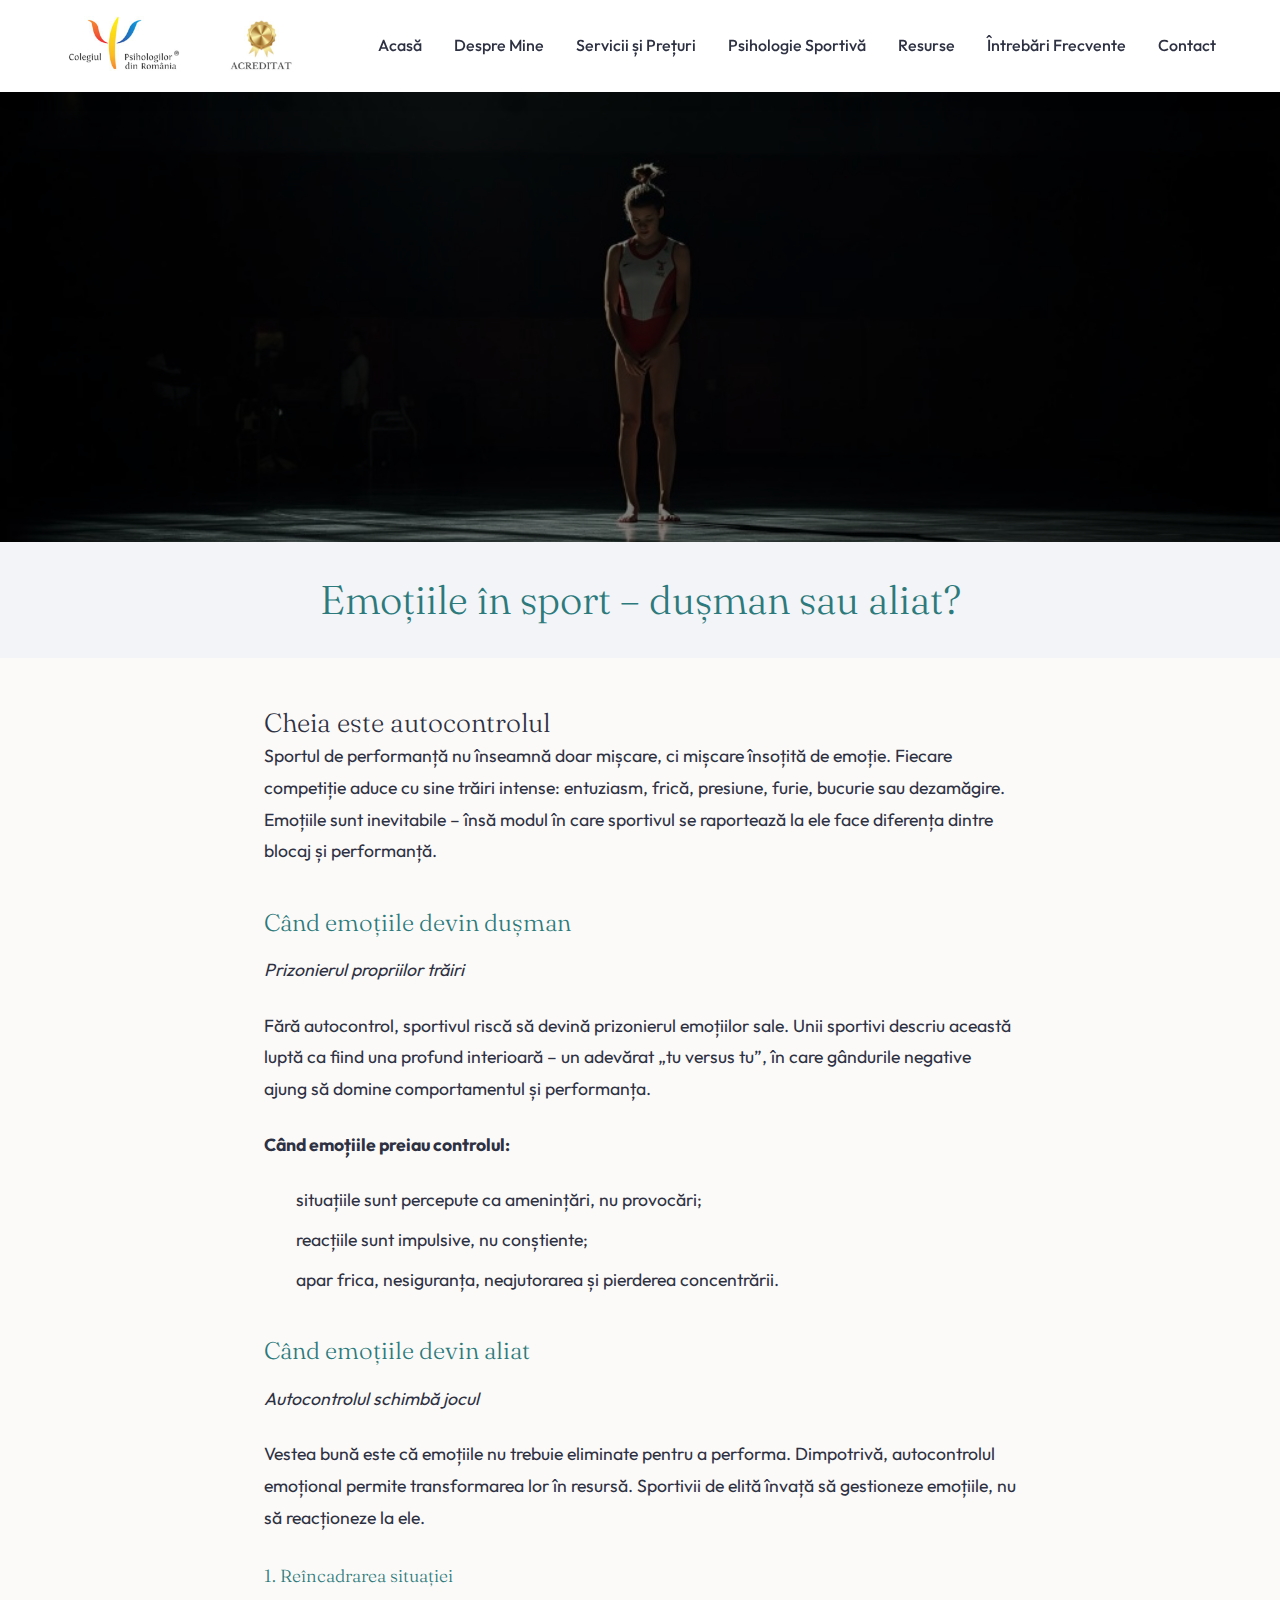
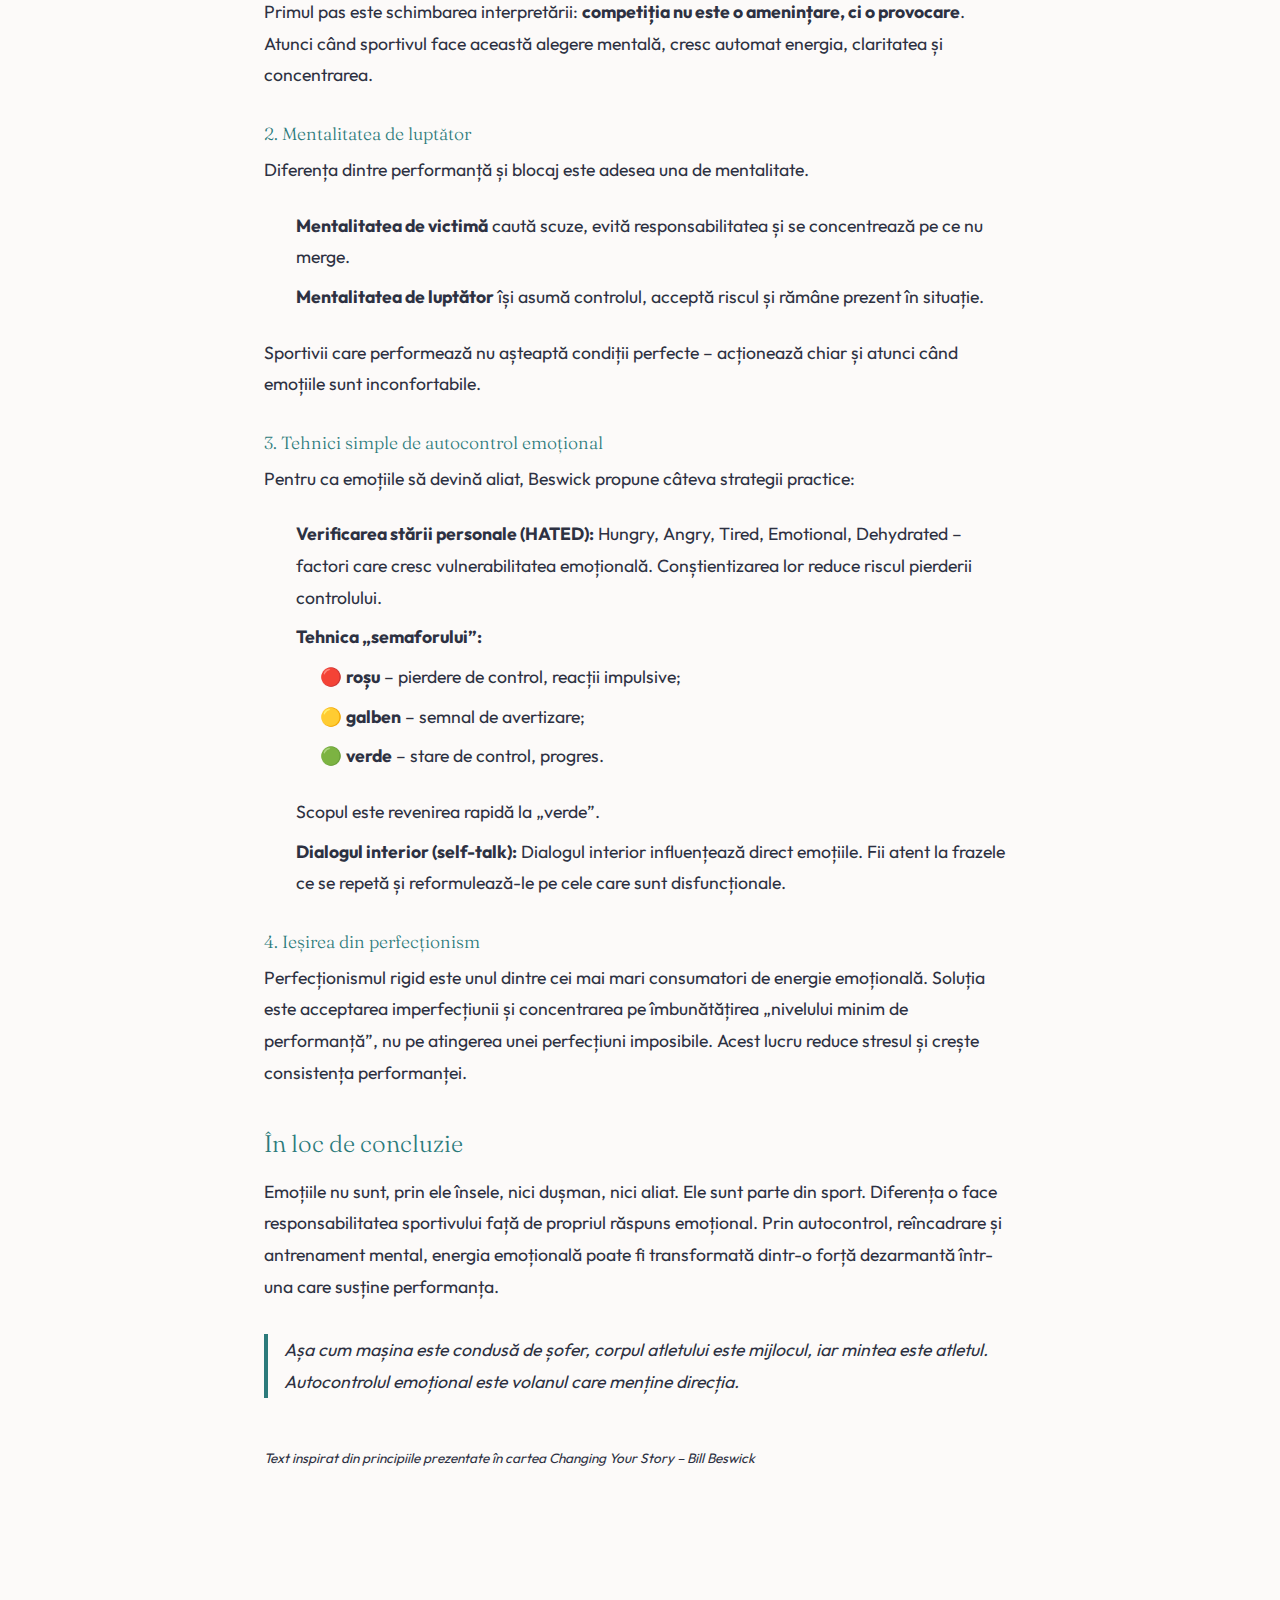
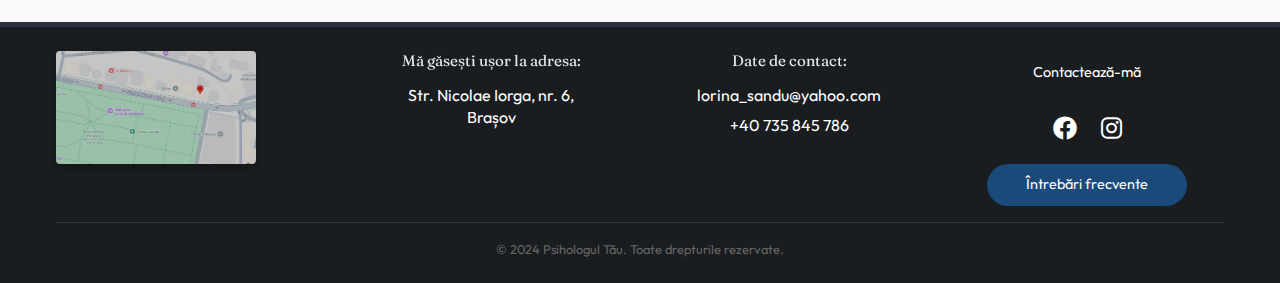
<file: emotiile-in-sport.html>
<!DOCTYPE html>
<html lang="ro">

<head>
    <meta charset="UTF-8">
    <meta name="viewport" content="width=device-width, initial-scale=1.0">
    <title>Emoțiile în sport – dușman sau aliat? | Psihologul Tău</title>
    <meta name="description"
        content="Emoțiile sunt inevitabile în sport. Află cum să le transformi din dușman în aliat pentru a atinge performanța de vârf.">
    <!-- Fonts -->
    <link rel="preconnect" href="https://fonts.googleapis.com">
    <link rel="preconnect" href="https://fonts.gstatic.com" crossorigin>
    <link
        href="https://fonts.googleapis.com/css2?family=Fraunces:opsz,wght@9..144,300;400;600&family=Outfit:wght@300;400;500;600&display=swap"
        rel="stylesheet">
    <link rel="stylesheet" href="https://cdnjs.cloudflare.com/ajax/libs/font-awesome/6.0.0/css/all.min.css">
    <!-- Styles -->
    <link rel="stylesheet" href="css/style.css">
</head>

<body>

    <!-- Navigation -->
    <header>
        <div class="container nav-container">
            <div class="logo-group">
                <a href="index.html">
                    <img src="images/logo_main.png" alt="Psihologul Tău" class="logo-img">
                </a>
            </div>
            <div class="mobile-menu-btn">☰</div>
            <nav>
                <ul class="nav-links">
                    <li><a href="index.html">Acasă</a></li>
                    <li><a href="despre-mine.html">Despre Mine</a></li>
                    <li><a href="servicii.html">Servicii și Prețuri</a></li>
                    <li><a href="psihologie-sportiva.html">Psihologie Sportivă</a></li>
                    <li><a href="resurse.html">Resurse</a></li>
                    <li><a href="intrebari.html">Întrebări Frecvente</a></li>
                    <li><a href="contact.html">Contact</a></li>
                </ul>
            </nav>
        </div>
    </header>

    <!-- Article Hero Image -->
    <div class="article-hero" style="height: 450px; margin-bottom: 0;">
        <img src="images/gymnast_spotlight.jpg" alt="Emoții în Sport" class="article-hero-bg">
    </div>

    <!-- Article Header Section -->
    <section class="section" style="background-color: var(--color-light-gray); padding: 2rem 0;">
        <div class="container text-center">
            <h1 style="color: var(--color-primary); font-size: 2.5rem; font-family: var(--font-heading); margin: 0;">
                Emoțiile în sport – dușman sau aliat?</h1>
        </div>
    </section>

    <!-- Article Content -->
    <article class="section" style="padding-top: 3rem;">
        <div class="article-body">
            <h2>Cheia este autocontrolul</h2>

            <p>
                Sportul de performanță nu înseamnă doar mișcare, ci mișcare însoțită de emoție. Fiecare competiție aduce
                cu sine trăiri intense: entuziasm, frică, presiune, furie, bucurie sau dezamăgire. Emoțiile sunt
                inevitabile – însă modul în care sportivul se raportează la ele face diferența dintre blocaj și
                performanță.
            </p>

            <h3>Când emoțiile devin dușman</h3>
            <p><em>Prizonierul propriilor trăiri</em></p>
            <p>
                Fără autocontrol, sportivul riscă să devină prizonierul emoțiilor sale. Unii sportivi descriu această
                luptă ca fiind una profund interioară – un adevărat „tu versus tu”, în care gândurile negative ajung să
                domine comportamentul și performanța.
            </p>

            <p><strong>Când emoțiile preiau controlul:</strong></p>
            <ul>
                <li>situațiile sunt percepute ca amenințări, nu provocări;</li>
                <li>reacțiile sunt impulsive, nu conștiente;</li>
                <li>apar frica, nesiguranța, neajutorarea și pierderea concentrării.</li>
            </ul>

            <h3>Când emoțiile devin aliat</h3>
            <p><em>Autocontrolul schimbă jocul</em></p>
            <p>
                Vestea bună este că emoțiile nu trebuie eliminate pentru a performa. Dimpotrivă, autocontrolul emoțional
                permite transformarea lor în resursă. Sportivii de elită învață să gestioneze emoțiile, nu să
                reacționeze la ele.
            </p>

            <h4
                style="color: var(--color-primary); margin-top: 2rem; margin-bottom: 0.5rem; font-family: var(--font-heading);">
                1. Reîncadrarea situației</h4>
            <p>
                Primul pas este schimbarea interpretării: <strong>competiția nu este o amenințare, ci o
                    provocare</strong>. Atunci când sportivul face această alegere mentală, cresc automat energia,
                claritatea și concentrarea.
            </p>

            <h4
                style="color: var(--color-primary); margin-top: 2rem; margin-bottom: 0.5rem; font-family: var(--font-heading);">
                2. Mentalitatea de luptător</h4>
            <p>
                Diferența dintre performanță și blocaj este adesea una de mentalitate.
            </p>
            <ul>
                <li><strong>Mentalitatea de victimă</strong> caută scuze, evită responsabilitatea și se concentrează pe
                    ce nu merge.</li>
                <li><strong>Mentalitatea de luptător</strong> își asumă controlul, acceptă riscul și rămâne prezent în
                    situație.</li>
            </ul>
            <p>
                Sportivii care performează nu așteaptă condiții perfecte – acționează chiar și atunci când emoțiile sunt
                inconfortabile.
            </p>

            <h4
                style="color: var(--color-primary); margin-top: 2rem; margin-bottom: 0.5rem; font-family: var(--font-heading);">
                3. Tehnici simple de autocontrol emoțional</h4>
            <p>
                Pentru ca emoțiile să devină aliat, Beswick propune câteva strategii practice:
            </p>
            <ul>
                <li><strong>Verificarea stării personale (HATED):</strong> Hungry, Angry, Tired, Emotional, Dehydrated –
                    factori care cresc vulnerabilitatea emoțională. Conștientizarea lor reduce riscul pierderii
                    controlului.</li>
                <li><strong>Tehnica „semaforului”:</strong>
                    <ul style="margin-top: 0.5rem; padding-left: 1.5rem;">
                        <li>🔴 <strong>roșu</strong> – pierdere de control, reacții impulsive;</li>
                        <li>🟡 <strong>galben</strong> – semnal de avertizare;</li>
                        <li>🟢 <strong>verde</strong> – stare de control, progres.</li>
                    </ul>
                    Scopul este revenirea rapidă la „verde”.
                </li>
                <li><strong>Dialogul interior (self-talk):</strong> Dialogul interior influențează direct emoțiile. Fii
                    atent la frazele ce se repetă și reformulează-le pe cele care sunt disfuncționale.</li>
            </ul>

            <h4
                style="color: var(--color-primary); margin-top: 2rem; margin-bottom: 0.5rem; font-family: var(--font-heading);">
                4. Ieșirea din perfecționism</h4>
            <p>
                Perfecționismul rigid este unul dintre cei mai mari consumatori de energie emoțională. Soluția este
                acceptarea imperfecțiunii și concentrarea pe îmbunătățirea „nivelului minim de performanță”, nu pe
                atingerea unei perfecțiuni imposibile. Acest lucru reduce stresul și crește consistența performanței.
            </p>

            <h3>În loc de concluzie</h3>
            <p>
                Emoțiile nu sunt, prin ele însele, nici dușman, nici aliat. Ele sunt parte din sport. Diferența o face
                responsabilitatea sportivului față de propriul răspuns emoțional. Prin autocontrol, reîncadrare și
                antrenament mental, energia emoțională poate fi transformată dintr-o forță dezarmantă într-una care
                susține performanța.
            </p>

            <p
                style="font-style: italic; border-left: 4px solid var(--color-primary); padding-left: 1rem; margin-top: 2rem; margin-bottom: 2rem;">
                Așa cum mașina este condusă de șofer, corpul atletului este mijlocul, iar mintea este atletul.
                Autocontrolul emoțional este volanul care menține direcția.
            </p>

            <p style="font-style: italic; font-size: 0.85rem; margin-top: 3rem;">
                Text inspirat din principiile prezentate în cartea <em>Changing Your Story</em> – Bill Beswick
            </p>

        </div>
    </article>

    <!-- Footer -->
    <footer>
        <div class="container">
            <div class="footer-grid">
                <!-- Col 1: Map -->
                <div class="footer-col">
                    <div class="footer-map-container">
                        <a href="https://www.google.com/maps/place/Strada+Nicolae+Iorga+6,+Bra%C8%99ov+500057,+Rom%C3%A2nia/@45.646532,25.594391,13z/data=!4m6!3m5!1s0x40b35b7907064365:0x862333d178ecefff!8m2!3d45.6465324!4d25.5943915!16s%2Fg%2F11bw3_378p?hl=ro-RO&entry=ttu&g_ep=EgoyMDI1MTIwOS4wIKXMDSoASAFQAw%3D%3D"
                            target="_blank">
                            <img src="images/harta-brasov.png" alt="Harta Brasov">
                        </a>
                    </div>
                </div>

                <!-- Col 2: Address -->
                <div class="footer-col" style="text-align: center;">
                    <h4>Mă găsești ușor la adresa:</h4>
                    <div class="footer-contact-info">
                        <p>Str. Nicolae Iorga, nr. 6,<br>Brașov</p>
                    </div>
                </div>

                <!-- Col 3: Contact -->
                <div class="footer-col" style="text-align: center;">
                    <h4>Date de contact:</h4>
                    <div class="footer-contact-info">
                        <p>lorina_sandu@yahoo.com</p>
                        <p>+40 735 845 786</p>
                    </div>
                </div>

                <!-- Col 4: Actions -->
                <div class="footer-col footer-actions">
                    <a href="contact.html" class="footer-btn btn-contact-green">Contactează-mă</a>
                    <div class="footer-socials">
                        <a href="#"><i class="fab fa-facebook"></i></a>
                        <a href="#"><i class="fab fa-instagram"></i></a>
                    </div>
                    <a href="intrebari.html" class="footer-btn btn-faq-blue">Întrebări frecvente</a>
                </div>
            </div>
            <div class="copyright">
                &copy; 2024 Psihologul Tău. Toate drepturile rezervate.
            </div>
        </div>
    </footer>

    <script>
        const mobileMenuBtn = document.querySelector('.mobile-menu-btn');
        const navLinks = document.querySelector('.nav-links');

        mobileMenuBtn.addEventListener('click', () => {
            navLinks.style.display = navLinks.style.display === 'flex' ? 'none' : 'flex';
        });
    </script>
</body>

</html>
</file>
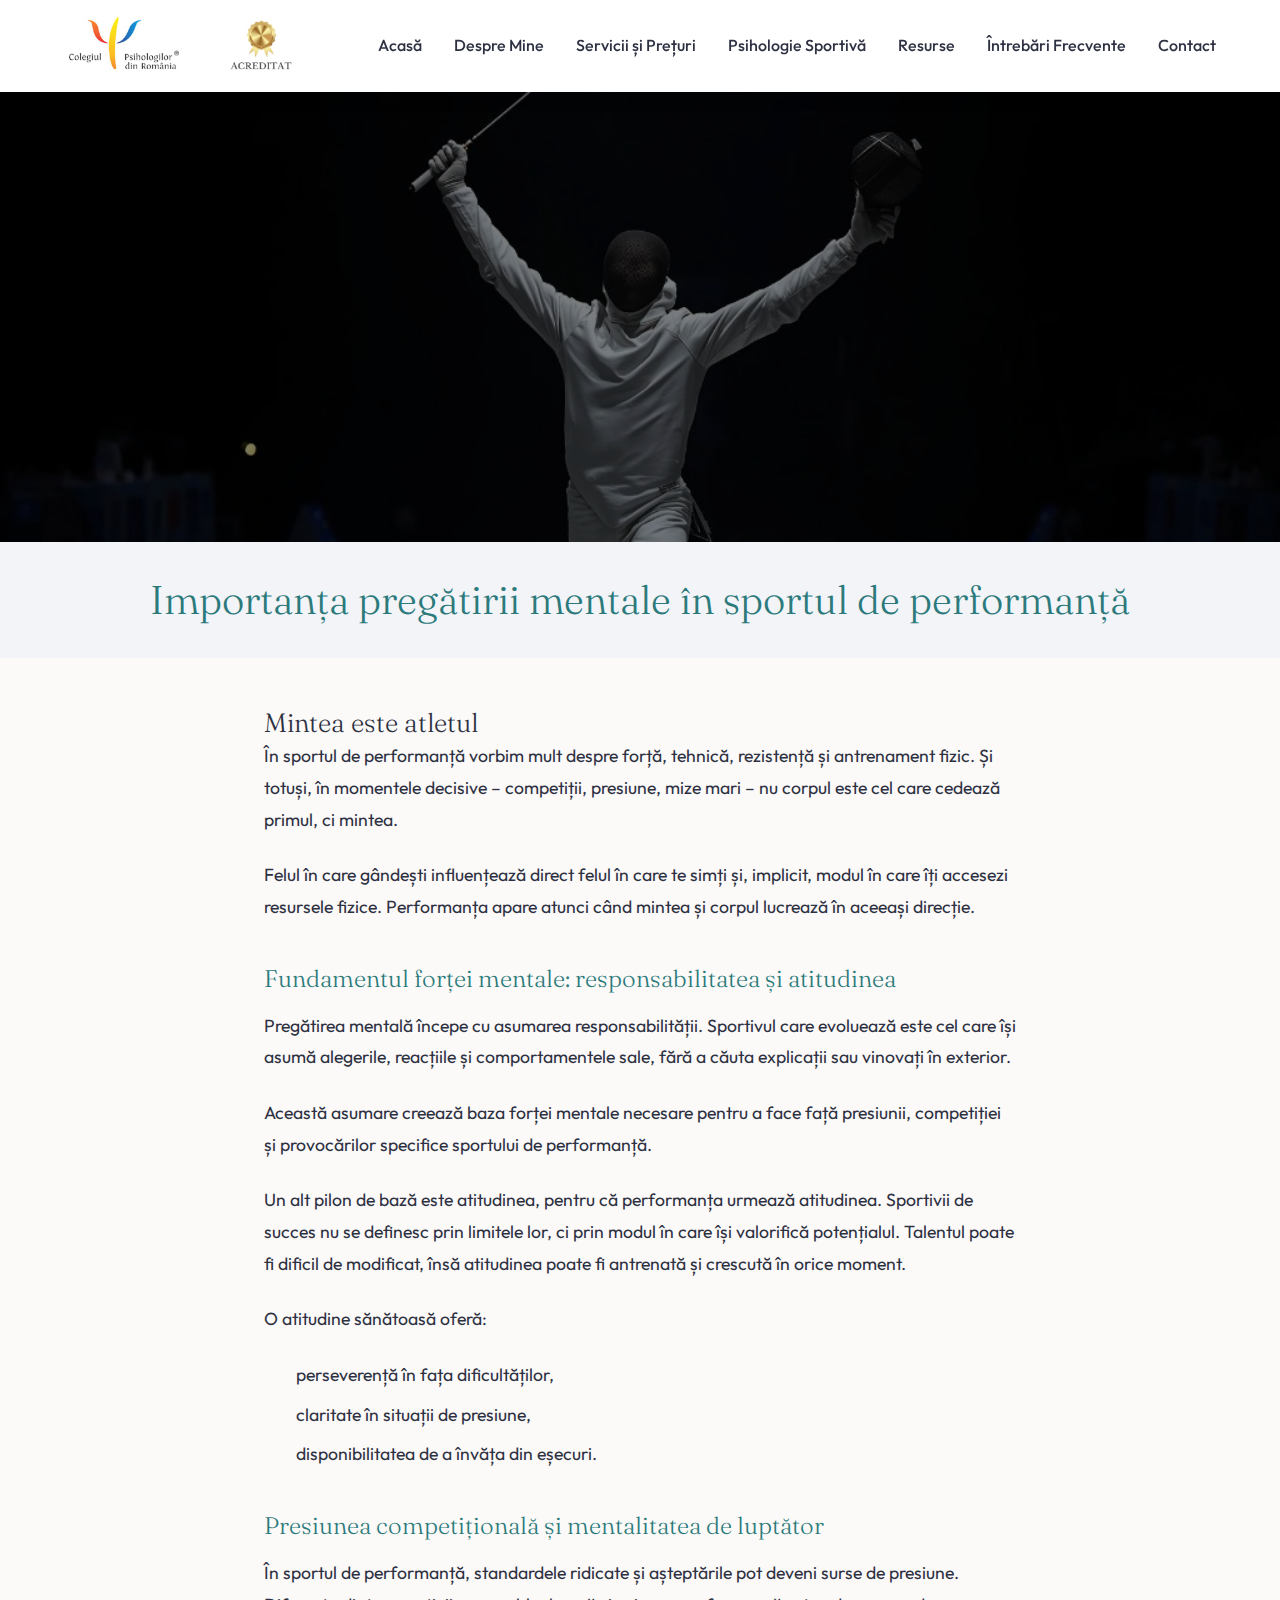
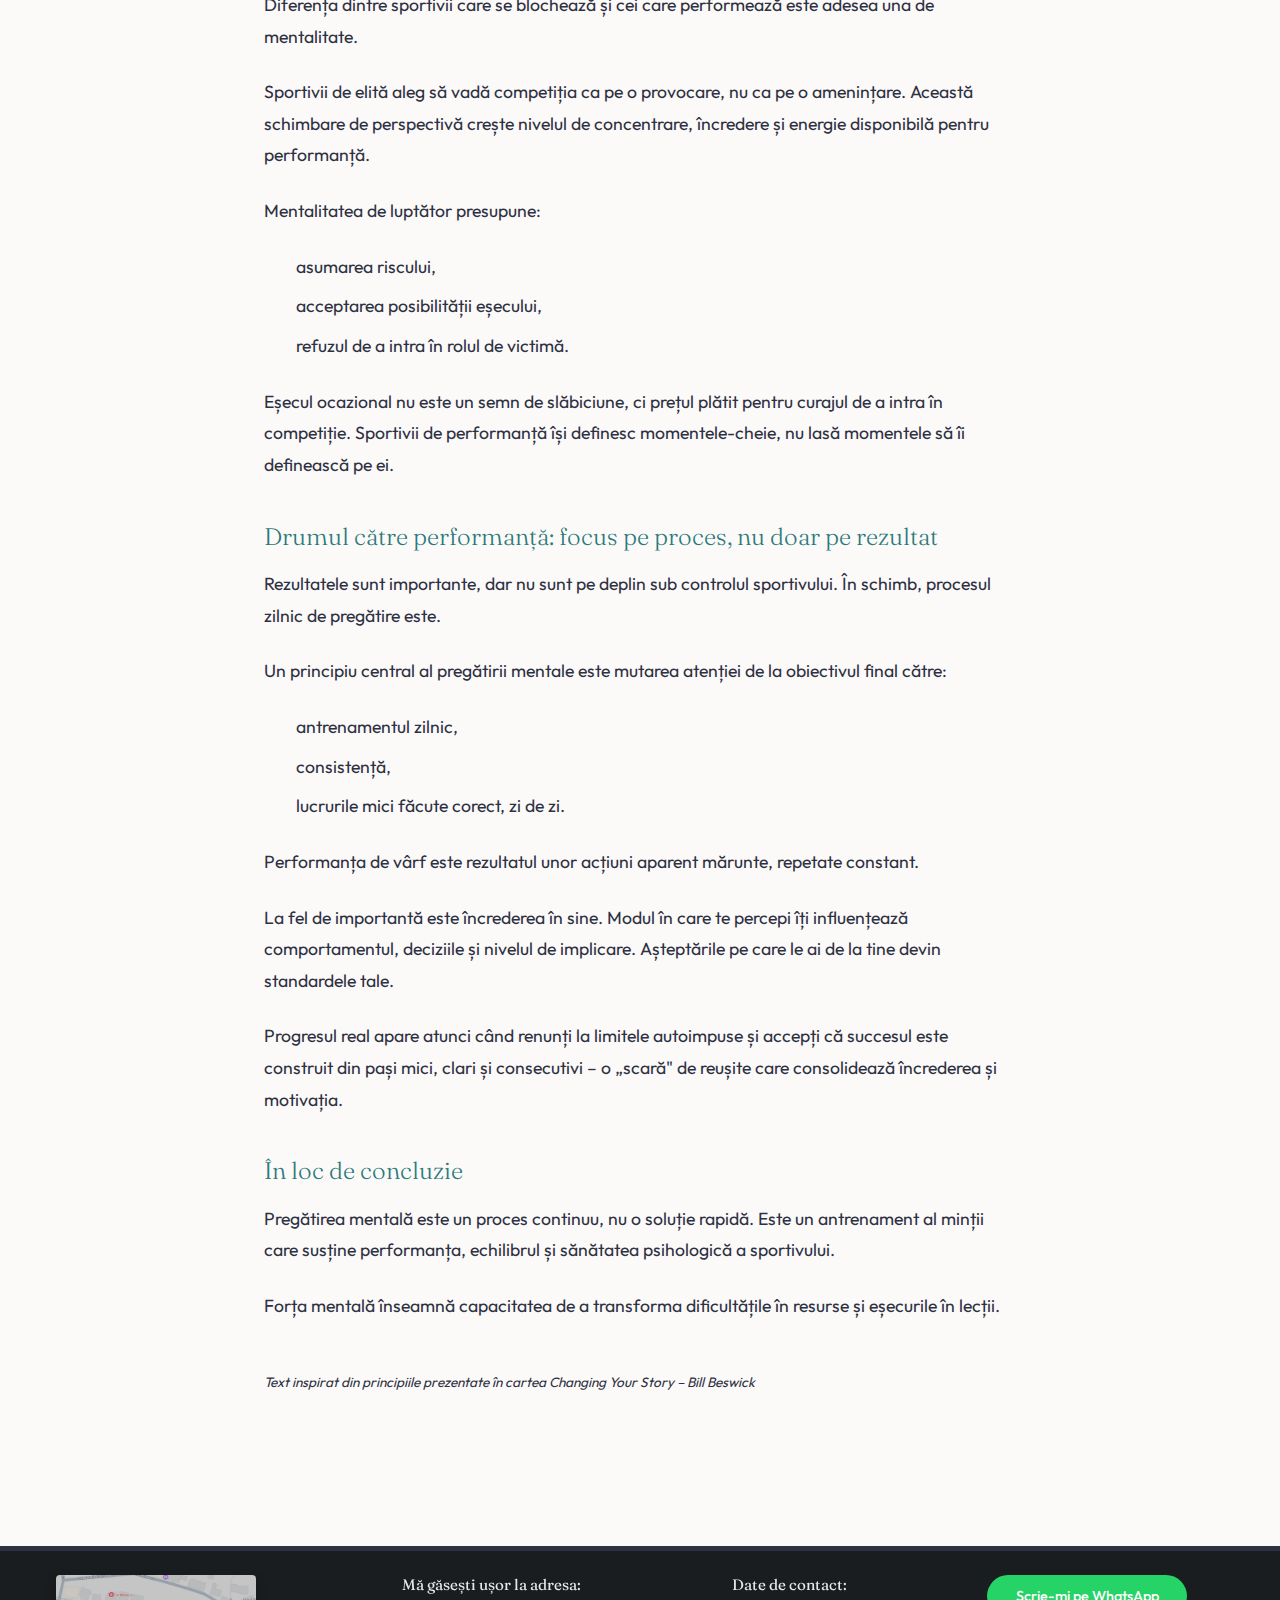
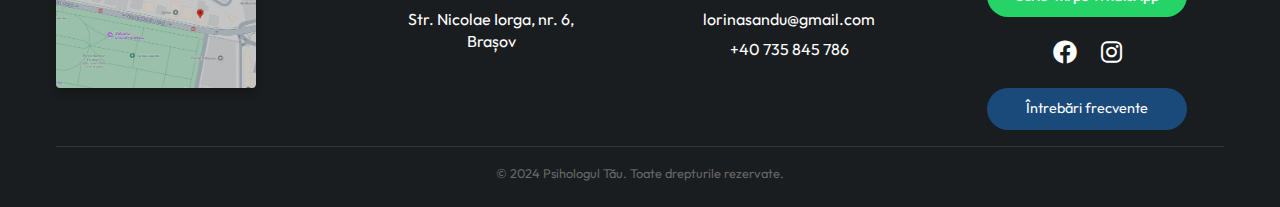
<file: importanta-pregatirii-mentale.html>
<!DOCTYPE html>
<html lang="ro">

<head>
    <!-- Google tag (gtag.js) -->
    <script async src="https://www.googletagmanager.com/gtag/js?id=G-HDL8LJRQ14"></script>
    <script>
        window.dataLayer = window.dataLayer || [];
        function gtag() { dataLayer.push(arguments); }
        gtag('js', new Date());

        gtag('config', 'G-HDL8LJRQ14');
    </script>
    <meta charset="UTF-8">
    <meta name="viewport" content="width=device-width, initial-scale=1.0">
    <title>Importanța pregătirii mentale în sportul de performanță | Psihologul Tău</title>
    <meta name="description"
        content="În momentele decisive, nu corpul este cel care cedează primul, ci mintea. Află cum felul în care gândești influențează direct performanța fizică.">
    <!-- Fonts -->
    <link rel="preconnect" href="https://fonts.googleapis.com">
    <link rel="preconnect" href="https://fonts.gstatic.com" crossorigin>
    <link
        href="https://fonts.googleapis.com/css2?family=Fraunces:opsz,wght@9..144,300;400;600&family=Outfit:wght@300;400;500;600&display=swap"
        rel="stylesheet">
    <link rel="stylesheet" href="https://cdnjs.cloudflare.com/ajax/libs/font-awesome/6.0.0/css/all.min.css">
    <!-- Styles -->
    <link rel="stylesheet" href="css/style.css">
</head>

<body>

    <!-- Navigation -->
    <header>
        <div class="container nav-container">
            <div class="logo-group">
                <a href="index.html">
                    <img src="images/logo_main.png" alt="Psihologul Tău" class="logo-img">
                </a>
            </div>
            <div class="mobile-menu-btn">☰</div>
            <nav>
                <ul class="nav-links">
                    <li><a href="index.html">Acasă</a></li>
                    <li><a href="despre-mine.html">Despre Mine</a></li>
                    <li><a href="servicii.html">Servicii și Prețuri</a></li>
                    <li><a href="psihologie-sportiva.html">Psihologie Sportivă</a></li>
                    <li><a href="resurse.html">Resurse</a></li>
                    <li><a href="intrebari.html">Întrebări Frecvente</a></li>
                    <li><a href="contact.html">Contact</a></li>
                </ul>
            </nav>
        </div>
    </header>

    <!-- Article Hero Image -->
    <div class="article-hero" style="height: 450px; margin-bottom: 0;">
        <img src="images/mental_prep_hero.jpg" alt="Pregătire Mentală" class="article-hero-bg">
    </div>

    <!-- Article Header Section -->
    <section class="section" style="background-color: var(--color-light-gray); padding: 2rem 0;">
        <div class="container text-center">
            <h1 style="color: var(--color-primary); font-size: 2.5rem; font-family: var(--font-heading); margin: 0;">
                Importanța pregătirii mentale în sportul de performanță</h1>
        </div>
    </section>

    <!-- Article Content -->
    <article class="section" style="padding-top: 3rem;">
        <div class="article-body">
            <h2>Mintea este atletul</h2>

            <p>
                În sportul de performanță vorbim mult despre forță, tehnică, rezistență și antrenament fizic. Și totuși,
                în momentele decisive – competiții, presiune, mize mari – nu corpul este cel care cedează primul, ci
                mintea.
            </p>

            <p>
                Felul în care gândești influențează direct felul în care te simți și, implicit, modul în care îți
                accesezi resursele fizice. Performanța apare atunci când mintea și corpul lucrează în aceeași direcție.
            </p>

            <h3>Fundamentul forței mentale: responsabilitatea și atitudinea</h3>

            <p>
                Pregătirea mentală începe cu asumarea responsabilității. Sportivul care evoluează este cel care își
                asumă alegerile, reacțiile și comportamentele sale, fără a căuta explicații sau vinovați în exterior.
            </p>

            <p>
                Această asumare creează baza forței mentale necesare pentru a face față presiunii, competiției și
                provocărilor specifice sportului de performanță.
            </p>

            <p>
                Un alt pilon de bază este atitudinea, pentru că performanța urmează atitudinea. Sportivii de succes nu
                se definesc prin limitele lor, ci prin modul în care își valorifică potențialul. Talentul poate fi
                dificil de modificat, însă atitudinea poate fi antrenată și crescută în orice moment.
            </p>

            <p>
                O atitudine sănătoasă oferă:
            </p>
            <ul>
                <li>perseverență în fața dificultăților,</li>
                <li>claritate în situații de presiune,</li>
                <li>disponibilitatea de a învăța din eșecuri.</li>
            </ul>

            <h3>Presiunea competițională și mentalitatea de luptător</h3>

            <p>
                În sportul de performanță, standardele ridicate și așteptările pot deveni surse de presiune. Diferența
                dintre sportivii care se blochează și cei care performează este adesea una de mentalitate.
            </p>

            <p>
                Sportivii de elită aleg să vadă competiția ca pe o provocare, nu ca pe o amenințare. Această schimbare
                de perspectivă crește nivelul de concentrare, încredere și energie disponibilă pentru performanță.
            </p>

            <p>
                Mentalitatea de luptător presupune:
            </p>
            <ul>
                <li>asumarea riscului,</li>
                <li>acceptarea posibilității eșecului,</li>
                <li>refuzul de a intra în rolul de victimă.</li>
            </ul>

            <p>
                Eșecul ocazional nu este un semn de slăbiciune, ci prețul plătit pentru curajul de a intra în
                competiție. Sportivii de performanță își definesc momentele-cheie, nu lasă momentele să îi definească pe
                ei.
            </p>

            <h3>Drumul către performanță: focus pe proces, nu doar pe rezultat</h3>

            <p>
                Rezultatele sunt importante, dar nu sunt pe deplin sub controlul sportivului. În schimb, procesul zilnic
                de pregătire este.
            </p>

            <p>
                Un principiu central al pregătirii mentale este mutarea atenției de la obiectivul final către:
            </p>
            <ul>
                <li>antrenamentul zilnic,</li>
                <li>consistență,</li>
                <li>lucrurile mici făcute corect, zi de zi.</li>
            </ul>

            <p>
                Performanța de vârf este rezultatul unor acțiuni aparent mărunte, repetate constant.
            </p>

            <p>
                La fel de importantă este încrederea în sine. Modul în care te percepi îți influențează comportamentul,
                deciziile și nivelul de implicare. Așteptările pe care le ai de la tine devin standardele tale.
            </p>

            <p>
                Progresul real apare atunci când renunți la limitele autoimpuse și accepți că succesul este construit
                din pași mici, clari și consecutivi – o „scară" de reușite care consolidează încrederea și motivația.
            </p>

            <h3>În loc de concluzie</h3>

            <p>
                Pregătirea mentală este un proces continuu, nu o soluție rapidă. Este un antrenament al minții care
                susține performanța, echilibrul și sănătatea psihologică a sportivului.
            </p>

            <p>
                Forța mentală înseamnă capacitatea de a transforma dificultățile în resurse și eșecurile în lecții.
            </p>

            <p style="font-style: italic; font-size: 0.85rem; margin-top: 3rem; text-align: left;">
                Text inspirat din principiile prezentate în cartea <em>Changing Your Story</em> – Bill Beswick
            </p>

        </div>
    </article>

    <!-- Footer -->
    <footer>
        <div class="container">
            <div class="footer-grid">
                <!-- Col 1: Map -->
                <div class="footer-col">
                    <div class="footer-map-container">
                        <a href="https://www.google.com/maps/place/Strada+Nicolae+Iorga+6,+Bra%C8%99ov+500057,+Rom%C3%A2nia/@45.646532,25.594391,13z/data=!4m6!3m5!1s0x40b35b7907064365:0x862333d178ecefff!8m2!3d45.6465324!4d25.5943915!16s%2Fg%2F11bw3_378p?hl=ro-RO&entry=ttu&g_ep=EgoyMDI1MTIwOS4wIKXMDSoASAFQAw%3D%3D"
                            target="_blank">
                            <img src="images/harta-brasov.png" alt="Harta Brasov">
                        </a>
                    </div>
                </div>

                <!-- Col 2: Address -->
                <div class="footer-col" style="text-align: center;">
                    <h4>Mă găsești ușor la adresa:</h4>
                    <div class="footer-contact-info">
                        <p>Str. Nicolae Iorga, nr. 6,<br>Brașov</p>
                    </div>
                </div>

                <!-- Col 3: Contact -->
                <div class="footer-col" style="text-align: center;">
                    <h4>Date de contact:</h4>
                    <div class="footer-contact-info">
                        <p>lorinasandu@gmail.com</p>
                        <p>+40 735 845 786</p>
                    </div>
                </div>

                <!-- Col 4: Actions -->
                <div class="footer-col footer-actions">
                    <a href="https://wa.me/40735845786" target="_blank" class="footer-btn btn-whatsapp">Scrie-mi pe
                        WhatsApp</a>
                    <div class="footer-socials">
                        <a href="https://www.facebook.com/people/Psiholog-Lorina-Sandu/100063616121475/"
                            target="_blank"><i class="fab fa-facebook"></i></a>
                        <a href="https://www.instagram.com/psiholog_lorina_sandu?igsh=MTgwdWVrdjNybXR5ag%3D%3D"
                            target="_blank"><i class="fab fa-instagram"></i></a>
                    </div>
                    <a href="intrebari.html" class="footer-btn btn-faq-blue">Întrebări frecvente</a>
                </div>
            </div>
            <div class="copyright">
                &copy; 2024 Psihologul Tău. Toate drepturile rezervate.
            </div>
        </div>
    </footer>

    <script>
        const mobileMenuBtn = document.querySelector('.mobile-menu-btn');
        const navLinks = document.querySelector('.nav-links');

        mobileMenuBtn.addEventListener('click', () => {
            navLinks.style.display = navLinks.style.display === 'flex' ? 'none' : 'flex';
        });
    </script>
</body>

</html>
</file>
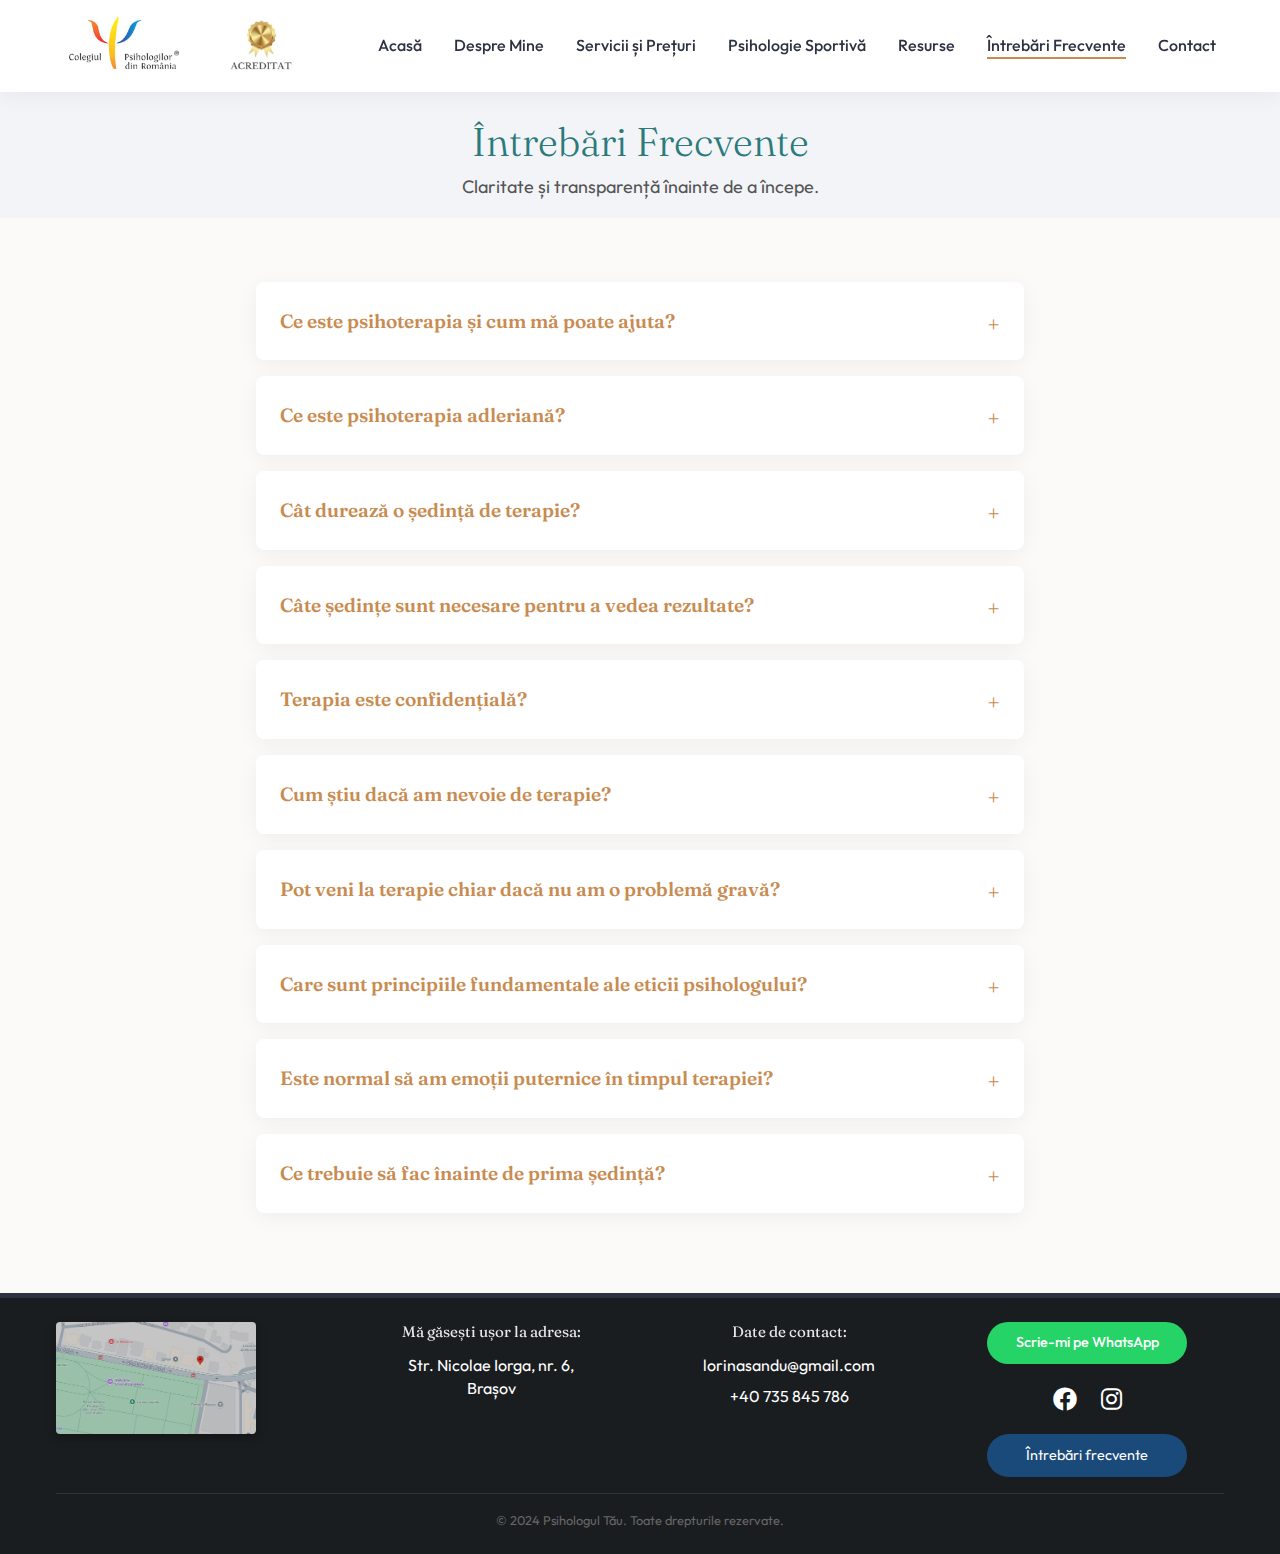
<file: intrebari.html>
<!DOCTYPE html>
<html lang="ro">

<head>
    <meta charset="UTF-8">
    <meta name="viewport" content="width=device-width, initial-scale=1.0">
    <title>Întrebări Frecvente | Psihologul Tău</title>
    <meta name="description"
        content="Răspunsuri la cele mai comune întrebări despre psihoterapie, durată, costuri și confidențialitate.">
    <!-- Fonts -->
    <link rel="preconnect" href="https://fonts.googleapis.com">
    <link rel="preconnect" href="https://fonts.gstatic.com" crossorigin>
    <link
        href="https://fonts.googleapis.com/css2?family=Fraunces:opsz,wght@9..144,300;400;600&family=Outfit:wght@300;400;500;600&display=swap"
        rel="stylesheet">
    <link rel="stylesheet" href="https://cdnjs.cloudflare.com/ajax/libs/font-awesome/6.0.0/css/all.min.css">
    <!-- Styles -->
    <link rel="stylesheet" href="css/style.css">
    <style>
        .faq-container {
            max-width: 800px;
            margin: 0 auto;
        }

        details {
            background: #fff;
            margin-bottom: 1rem;
            border-radius: 8px;
            box-shadow: var(--shadow-soft);
            overflow: hidden;
            transition: all 0.3s ease;
        }

        details[open] {
            box-shadow: var(--shadow-hover);
        }

        summary {
            padding: 1.5rem;
            cursor: pointer;
            font-weight: 600;
            font-family: var(--font-heading);
            font-size: 1.2rem;
            color: var(--color-secondary);
            position: relative;
            list-style: none;
            /* Remove default triangle */
        }

        summary::-webkit-details-marker {
            display: none;
        }

        summary::after {
            content: '+';
            position: absolute;
            right: 1.5rem;
            font-weight: 400;
            font-size: 1.5rem;
            transition: transform 0.3s;
        }

        details[open] summary::after {
            transform: rotate(45deg);
        }

        .faq-content {
            padding: 0 1.5rem 1.5rem 1.5rem;
            color: #222;
            font-weight: 400;
            font-size: 1.05rem;
            line-height: 1.7;
        }
    </style>
</head>

<body>

    <!-- Navigation -->
    <header>
        <div class="container nav-container">
            <div class="logo-group">
                <a href="index.html">
                    <img src="images/logo_main.png" alt="Psihologul Tău" class="logo-img">
                </a>
            </div>
            <div class="mobile-menu-btn">☰</div>
            <nav>
                <ul class="nav-links">
                    <li><a href="index.html">Acasă</a></li>
                    <li><a href="despre-mine.html">Despre Mine</a></li>
                    <li><a href="servicii.html">Servicii și Prețuri</a></li>
                    <li><a href="psihologie-sportiva.html">Psihologie Sportivă</a></li>
                    <li><a href="resurse.html">Resurse</a></li>
                    <li><a href="intrebari.html" class="active">Întrebări Frecvente</a></li>
                    <li><a href="contact.html">Contact</a></li>
                </ul>
            </nav>
        </div>
    </header>

    <!-- Page Header -->
    <!-- Page Header -->
    <section class="section"
        style="background-color: var(--color-light-gray); padding-top: 1.5rem; padding-bottom: 1rem;">
        <div class="container text-center">
            <h1 class="section-title" style="margin-bottom: 0.3rem;">Întrebări Frecvente</h1>
            <p class="lead" style="margin-top: 0; margin-bottom: 0;">Claritate și transparență înainte de a începe.</p>
        </div>
    </section>

    <!-- FAQ Content -->
    <section class="section">
        <div class="container faq-container">

            <details>
                <summary>Ce este psihoterapia și cum mă poate ajuta?</summary>
                <div class="faq-content">
                    Psihoterapia este un proces de autocunoaștere și schimbare, în care lucrezi alături de un specialist
                    pentru a explora emoțiile, gândurile și comportamentele tale. Scopul este să găsești soluții la
                    dificultățile emoționale, să îți îmbunătățești relațiile și să te dezvolți personal.
                </div>
            </details>

            <details>
                <summary>Ce este psihoterapia adleriană?</summary>
                <div class="faq-content">
                    Psihoterapia adleriană, bazată pe principiile lui Alfred Adler, pune accent pe sentimentele de
                    apartenență, scopurile personale și impactul experiențelor timpurii asupra vieții de adult.
                    Abordarea adleriană îți permite să înțelegi cum convingerile formate în copilărie îți influențează
                    alegerile și îți oferă instrumente pentru a-ți îmbunătăți încrederea în sine și relațiile
                    interpersonale.
                </div>
            </details>

            <details>
                <summary>Cât durează o ședință de terapie?</summary>
                <div class="faq-content">
                    O ședință standard durează 50 de minute. În unele cazuri, terapiile de cuplu sau familie pot dura
                    mai mult, în funcție de nevoile celor implicați.
                </div>
            </details>

            <details>
                <summary>Câte ședințe sunt necesare pentru a vedea rezultate?</summary>
                <div class="faq-content">
                    Numărul de ședințe variază în funcție de problematica abordată și ritmul fiecărei persoane. Unele
                    dificultăți pot fi gestionate în câteva săptămâni, în timp ce altele necesită un proces mai lung.
                </div>
            </details>

            <details>
                <summary>Terapia este confidențială?</summary>
                <div class="faq-content">
                    Da, tot ce discutăm în cadrul ședințelor rămâne strict între noi, cu excepția unor situații
                    speciale, cum ar fi riscurile majore pentru siguranța ta sau a altora.
                </div>
            </details>

            <details>
                <summary>Cum știu dacă am nevoie de terapie?</summary>
                <div class="faq-content">
                    Dacă te confrunți cu stres, anxietate, depresie, dificultăți în relații, lipsă de motivație sau alte
                    probleme emoționale care îți afectează viața, terapia îți poate fi de ajutor. Nu este necesar să
                    aștepți ca problemele să devină foarte grave.
                </div>
            </details>

            <details>
                <summary>Pot veni la terapie chiar dacă nu am o problemă gravă?</summary>
                <div class="faq-content">
                    Absolut! Terapia nu este doar pentru crize. Poate fi un instrument pentru dezvoltare personală,
                    autocunoaștere și îmbunătățirea calității vieții.
                </div>
            </details>

            <details>
                <summary>Care sunt principiile fundamentale ale eticii psihologului?</summary>
                <div class="faq-content">
                    <ul>
                        <li>🔹 Respectul și demnitatea – Toți clienții sunt tratați cu respect, indiferent de vârstă,
                            gen, religie sau orientare.</li>
                        <li>🔹 Competența – Psihologii se formează continuu și oferă servicii doar în domeniile în care
                            au expertiză.</li>
                        <li>🔹 Responsabilitatea – Prioritizează bunăstarea clientului și își asumă consecințele
                            acțiunilor lor profesionale.</li>
                        <li>🔹 Integritatea – Sunt sinceri, evită conflictele de interese și nu profită de clienți.</li>
                    </ul>
                </div>
            </details>

            <details>
                <summary>Este normal să am emoții puternice în timpul terapiei?</summary>
                <div class="faq-content">
                    Da, este absolut normal. Uneori, discutarea unor subiecte sensibile poate aduce emoții intense, dar
                    acest lucru face parte din procesul de vindecare.
                </div>
            </details>

            <details>
                <summary>Ce trebuie să fac înainte de prima ședință?</summary>
                <div class="faq-content">
                    Nu este necesară o pregătire specială. Poți reflecta asupra motivelor pentru care ai ales terapia,
                    dar cel mai important este să vii cu deschidere și curiozitate.
                </div>
            </details>

        </div>
    </section>

    <!-- Footer -->
    <footer>
        <div class="container">
            <div class="footer-grid">
                <!-- Col 1: Map -->
                <div class="footer-col">
                    <div class="footer-map-container">
                        <a href="https://www.google.com/maps/place/Strada+Nicolae+Iorga+6,+Bra%C8%99ov+500057,+Rom%C3%A2nia/@45.646532,25.594391,13z/data=!4m6!3m5!1s0x40b35b7907064365:0x862333d178ecefff!8m2!3d45.6465324!4d25.5943915!16s%2Fg%2F11bw3_378p?hl=ro-RO&entry=ttu&g_ep=EgoyMDI1MTIwOS4wIKXMDSoASAFQAw%3D%3D"
                            target="_blank">
                            <img src="images/harta-brasov.png" alt="Harta Brasov">
                        </a>
                    </div>
                </div>

                <!-- Col 2: Address -->
                <div class="footer-col" style="text-align: center;">
                    <h4>Mă găsești ușor la adresa:</h4>
                    <div class="footer-contact-info">
                        <p>Str. Nicolae Iorga, nr. 6,<br>Brașov</p>
                    </div>
                </div>

                <!-- Col 3: Contact -->
                <div class="footer-col" style="text-align: center;">
                    <h4>Date de contact:</h4>
                    <div class="footer-contact-info">
                        <p>lorinasandu@gmail.com</p>
                        <p>+40 735 845 786</p>
                    </div>
                </div>

                <!-- Col 4: Actions -->
                <div class="footer-col footer-actions">
                    <a href="https://wa.me/40735845786" target="_blank" class="footer-btn btn-whatsapp">Scrie-mi pe
                        WhatsApp</a>
                    <div class="footer-socials">
                        <a href="https://www.facebook.com/people/Psiholog-Lorina-Sandu/100063616121475/"
                            target="_blank"><i class="fab fa-facebook"></i></a>
                        <a href="https://www.instagram.com/psiholog_lorina_sandu?igsh=MTgwdWVrdjNybXR5ag%3D%3D"
                            target="_blank"><i class="fab fa-instagram"></i></a>
                    </div>
                    <a href="intrebari.html" class="footer-btn btn-faq-blue">Întrebări frecvente</a>
                </div>
            </div>
            <div class="copyright">
                &copy; 2024 Psihologul Tău. Toate drepturile rezervate.
            </div>
        </div>
    </footer>

    <script src="js/script.js"></script>
</body>

</html>
</file>
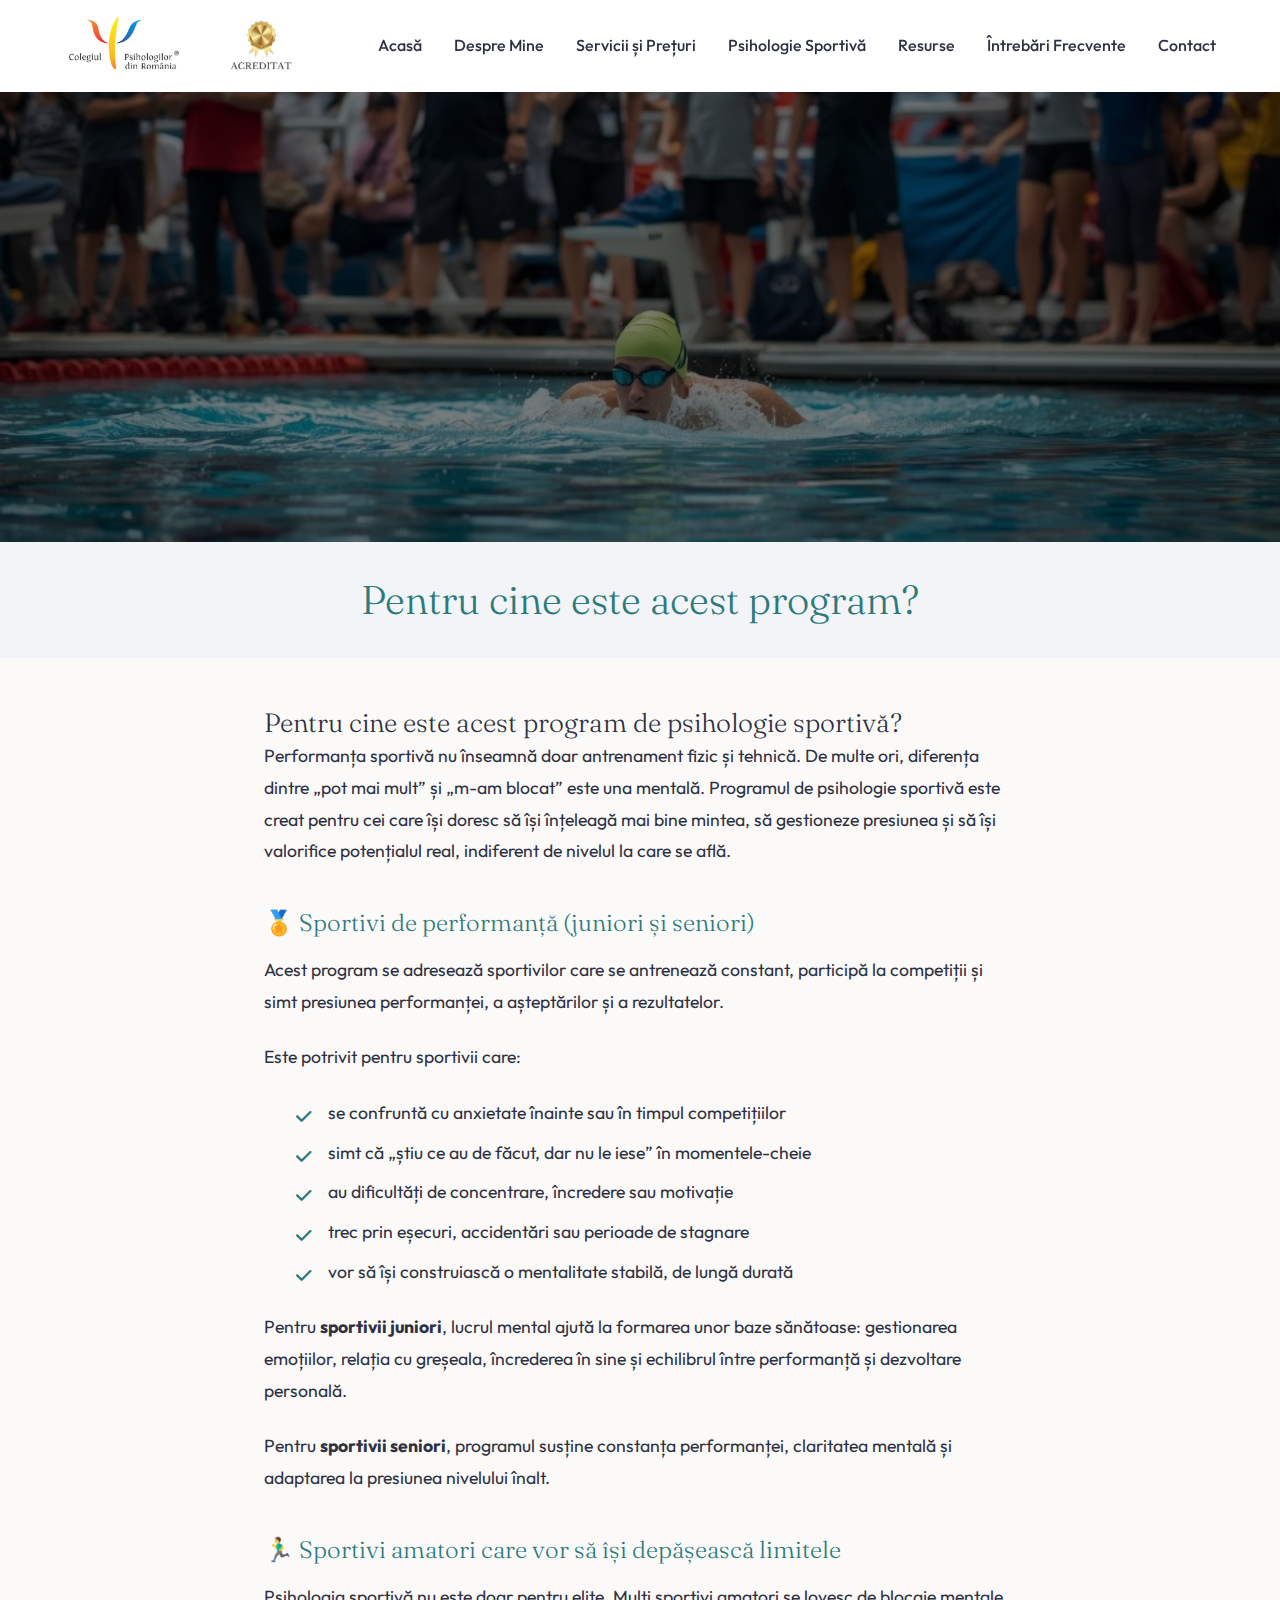
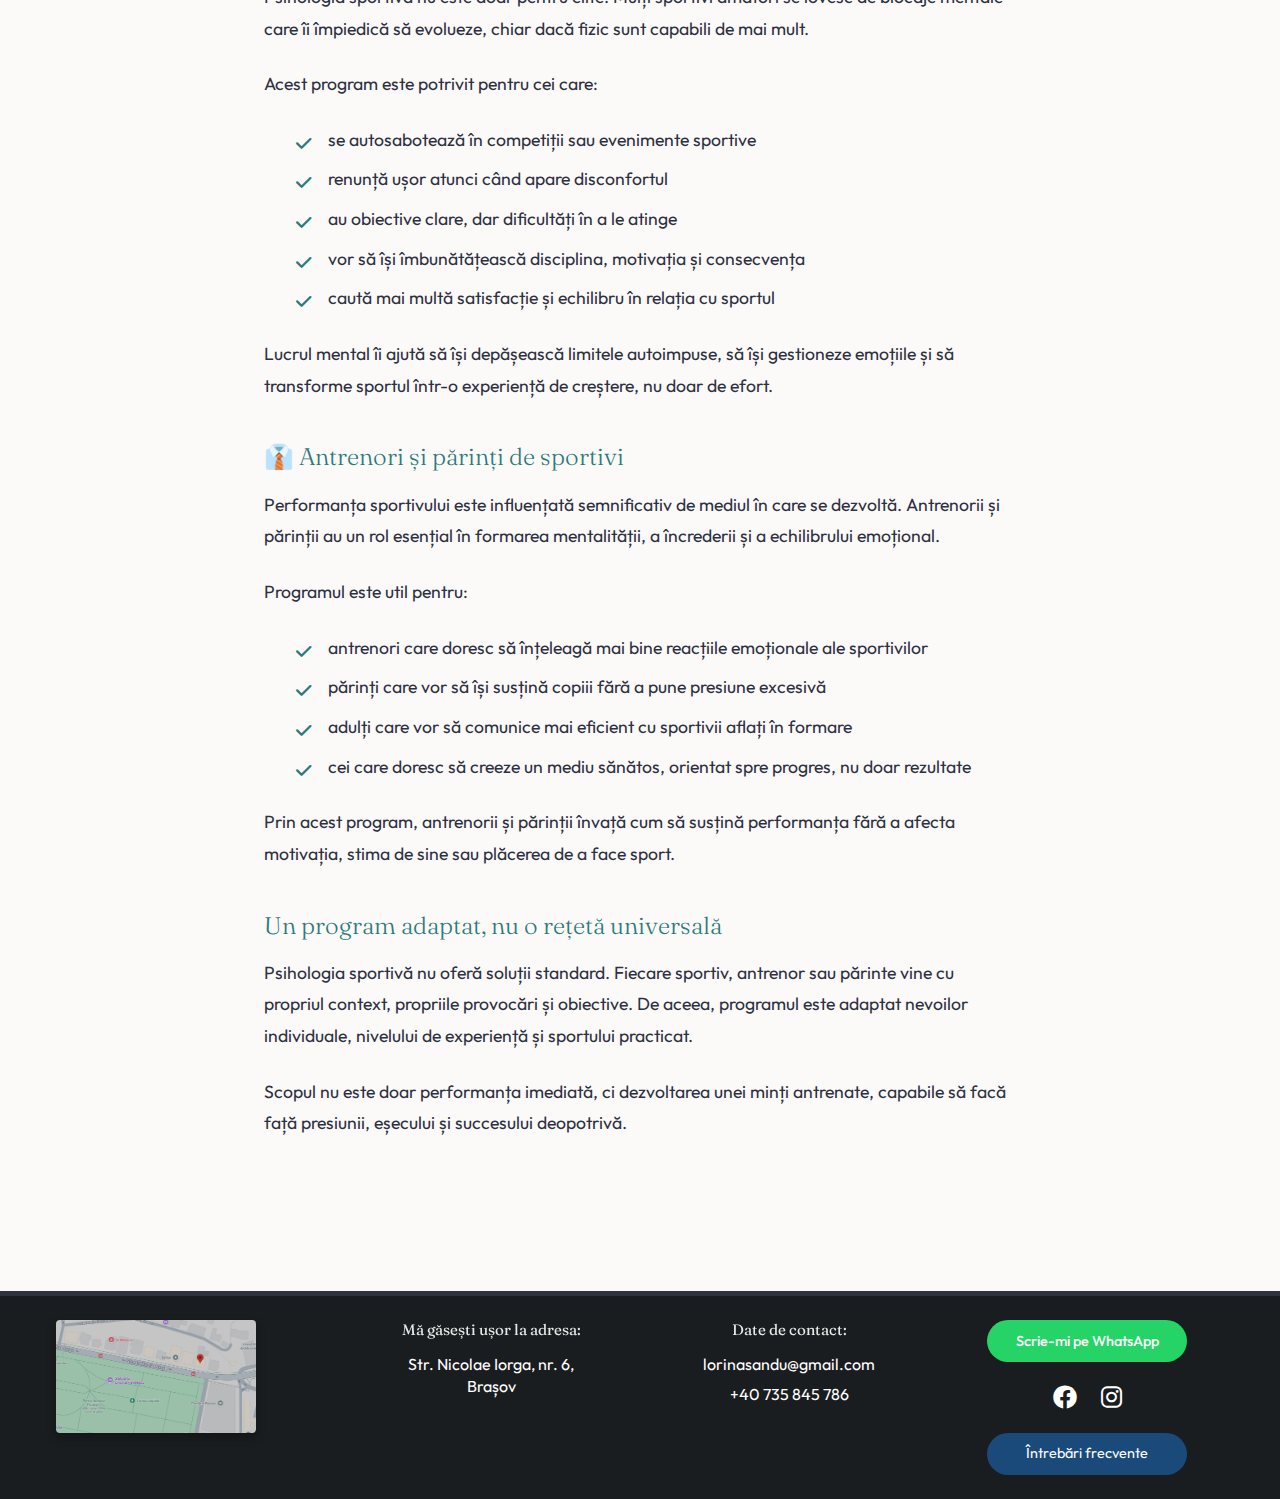
<file: program-psihologie-sportiva.html>
<!DOCTYPE html>
<html lang="ro">

<head>
    <!-- Google tag (gtag.js) -->
    <script async src="https://www.googletagmanager.com/gtag/js?id=G-HDL8LJRQ14"></script>
    <script>
        window.dataLayer = window.dataLayer || [];
        function gtag() { dataLayer.push(arguments); }
        gtag('js', new Date());

        gtag('config', 'G-HDL8LJRQ14');
    </script>
    <meta charset="UTF-8">
    <meta name="viewport" content="width=device-width, initial-scale=1.0">
    <title>Pentru cine este acest program? | Psihologie Sportivă</title>
    <meta name="description"
        content="Programul de psihologie sportivă este creat pentru sportivi de performanță, amatori, antrenori și părinți care vor să înțeleagă mai bine latura mentală a sportului.">
    <!-- Fonts -->
    <link rel="preconnect" href="https://fonts.googleapis.com">
    <link rel="preconnect" href="https://fonts.gstatic.com" crossorigin>
    <link
        href="https://fonts.googleapis.com/css2?family=Fraunces:opsz,wght@9..144,300;400;600&family=Outfit:wght@300;400;500;600&display=swap"
        rel="stylesheet">
    <link rel="stylesheet" href="https://cdnjs.cloudflare.com/ajax/libs/font-awesome/6.0.0/css/all.min.css">
    <!-- Styles -->
    <link rel="stylesheet" href="css/style.css">
</head>

<body>

    <!-- Navigation -->
    <header>
        <div class="container nav-container">
            <div class="logo-group">
                <a href="index.html">
                    <img src="images/logo_main.png" alt="Psihologul Tău" class="logo-img">
                </a>
            </div>
            <div class="mobile-menu-btn">☰</div>
            <nav>
                <ul class="nav-links">
                    <li><a href="index.html">Acasă</a></li>
                    <li><a href="despre-mine.html">Despre Mine</a></li>
                    <li><a href="servicii.html">Servicii și Prețuri</a></li>
                    <li><a href="psihologie-sportiva.html">Psihologie Sportivă</a></li>
                    <li><a href="resurse.html">Resurse</a></li>
                    <li><a href="intrebari.html">Întrebări Frecvente</a></li>
                    <li><a href="contact.html">Contact</a></li>
                </ul>
            </nav>
        </div>
    </header>

    <!-- Article Hero Image -->
    <div class="article-hero" style="height: 450px; margin-bottom: 0;">
        <img src="images/target_audience_swimming.jpg" alt="Pentru cine este programul" class="article-hero-bg">
    </div>

    <!-- Article Header Section -->
    <section class="section" style="background-color: var(--color-light-gray); padding: 2rem 0;">
        <div class="container text-center">
            <h1 style="color: var(--color-primary); font-size: 2.5rem; font-family: var(--font-heading); margin: 0;">
                Pentru cine este acest program?</h1>
        </div>
    </section>

    <!-- Article Content -->
    <article class="section" style="padding-top: 3rem;">
        <div class="article-body">
            <h2>Pentru cine este acest program de psihologie sportivă?</h2>

            <p>
                Performanța sportivă nu înseamnă doar antrenament fizic și tehnică. De multe ori, diferența dintre „pot
                mai mult” și „m-am blocat” este una mentală. Programul de psihologie sportivă este creat pentru cei care
                își doresc să își înțeleagă mai bine mintea, să gestioneze presiunea și să își valorifice potențialul
                real, indiferent de nivelul la care se află.
            </p>

            <h3>🏅 Sportivi de performanță (juniori și seniori)</h3>
            <p>
                Acest program se adresează sportivilor care se antrenează constant, participă la competiții și simt
                presiunea performanței, a așteptărilor și a rezultatelor.
            </p>
            <p>
                Este potrivit pentru sportivii care:
            </p>
            <ul class="check-list">
                <li>se confruntă cu anxietate înainte sau în timpul competițiilor</li>
                <li>simt că „știu ce au de făcut, dar nu le iese” în momentele-cheie</li>
                <li>au dificultăți de concentrare, încredere sau motivație</li>
                <li>trec prin eșecuri, accidentări sau perioade de stagnare</li>
                <li>vor să își construiască o mentalitate stabilă, de lungă durată</li>
            </ul>
            <p>
                Pentru <strong>sportivii juniori</strong>, lucrul mental ajută la formarea unor baze sănătoase:
                gestionarea emoțiilor, relația cu greșeala, încrederea în sine și echilibrul între performanță și
                dezvoltare personală.
            </p>
            <p>
                Pentru <strong>sportivii seniori</strong>, programul susține constanța performanței, claritatea mentală
                și adaptarea la presiunea nivelului înalt.
            </p>

            <h3>🏃‍♂️ Sportivi amatori care vor să își depășească limitele</h3>
            <p>
                Psihologia sportivă nu este doar pentru elite. Mulți sportivi amatori se lovesc de blocaje mentale care
                îi împiedică să evolueze, chiar dacă fizic sunt capabili de mai mult.
            </p>
            <p>
                Acest program este potrivit pentru cei care:
            </p>
            <ul class="check-list">
                <li>se autosabotează în competiții sau evenimente sportive</li>
                <li>renunță ușor atunci când apare disconfortul</li>
                <li>au obiective clare, dar dificultăți în a le atinge</li>
                <li>vor să își îmbunătățească disciplina, motivația și consecvența</li>
                <li>caută mai multă satisfacție și echilibru în relația cu sportul</li>
            </ul>
            <p>
                Lucrul mental îi ajută să își depășească limitele autoimpuse, să își gestioneze emoțiile și să
                transforme sportul într-o experiență de creștere, nu doar de efort.
            </p>

            <h3>👔 Antrenori și părinți de sportivi</h3>
            <p>
                Performanța sportivului este influențată semnificativ de mediul în care se dezvoltă. Antrenorii și
                părinții au un rol esențial în formarea mentalității, a încrederii și a echilibrului emoțional.
            </p>
            <p>
                Programul este util pentru:
            </p>
            <ul class="check-list">
                <li>antrenori care doresc să înțeleagă mai bine reacțiile emoționale ale sportivilor</li>
                <li>părinți care vor să își susțină copiii fără a pune presiune excesivă</li>
                <li>adulți care vor să comunice mai eficient cu sportivii aflați în formare</li>
                <li>cei care doresc să creeze un mediu sănătos, orientat spre progres, nu doar rezultate</li>
            </ul>
            <p>
                Prin acest program, antrenorii și părinții învață cum să susțină performanța fără a afecta motivația,
                stima de sine sau plăcerea de a face sport.
            </p>

            <h3>Un program adaptat, nu o rețetă universală</h3>
            <p>
                Psihologia sportivă nu oferă soluții standard. Fiecare sportiv, antrenor sau părinte vine cu propriul
                context, propriile provocări și obiective. De aceea, programul este adaptat nevoilor individuale,
                nivelului de experiență și sportului practicat.
            </p>
            <p>
                Scopul nu este doar performanța imediată, ci dezvoltarea unei minți antrenate, capabile să facă față
                presiunii, eșecului și succesului deopotrivă.
            </p>
        </div>
    </article>

    <!-- Footer -->
    <footer>
        <div class="container">
            <div class="footer-grid">
                <!-- Col 1: Map -->
                <div class="footer-col">
                    <div class="footer-map-container">
                        <a href="https://www.google.com/maps/place/Strada+Nicolae+Iorga+6,+Bra%C8%99ov+500057,+Rom%C3%A2nia/@45.646532,25.594391,13z/data=!4m6!3m5!1s0x40b35b7907064365:0x862333d178ecefff!8m2!3d45.6465324!4d25.5943915!16s%2Fg%2F11bw3_378p?hl=ro-RO&entry=ttu&g_ep=EgoyMDI1MTIwOS4wIKXMDSoASAFQAw%3D%3D"
                            target="_blank">
                            <img src="images/harta-brasov.png" alt="Harta Brasov">
                        </a>
                    </div>
                </div>

                <!-- Col 2: Address -->
                <div class="footer-col" style="text-align: center;">
                    <h4>Mă găsești ușor la adresa:</h4>
                    <div class="footer-contact-info">
                        <p>Str. Nicolae Iorga, nr. 6,<br>Brașov</p>
                    </div>
                </div>

                <!-- Col 3: Contact -->
                <div class="footer-col" style="text-align: center;">
                    <h4>Date de contact:</h4>
                    <div class="footer-contact-info">
                        <p>lorinasandu@gmail.com</p>
                        <p>+40 735 845 786</p>
                    </div>
                </div>

                <!-- Col 4: Actions -->
                <div class="footer-col footer-actions">
                    <a href="https://wa.me/40735845786" target="_blank" class="footer-btn btn-whatsapp">Scrie-mi pe
                        WhatsApp</a>
                    <div class="footer-socials">
                        <a href="https://www.facebook.com/people/Psiholog-Lorina-Sandu/100063616121475/"
                            target="_blank"><i class="fab fa-facebook"></i></a>
                        <a href="https://www.instagram.com/psiholog_lorina_sandu?igsh=MTgwdWVrdjNybXR5ag%3D%3D"
                            target="_blank"><i class="fab fa-instagram"></i></a>
                    </div>
                    <a href="intrebari.html" class="footer-btn btn-faq-blue">Întrebări frecvente</a>
                </div>
            </div>

        </div>
    </footer>

    <script>
        const mobileMenuBtn = document.querySelector('.mobile-menu-btn');
        const navLinks = document.querySelector('.nav-links');

        mobileMenuBtn.addEventListener('click', () => {
            navLinks.style.display = navLinks.style.display === 'flex' ? 'none' : 'flex';
        });
    </script>
</body>

</html>
</file>
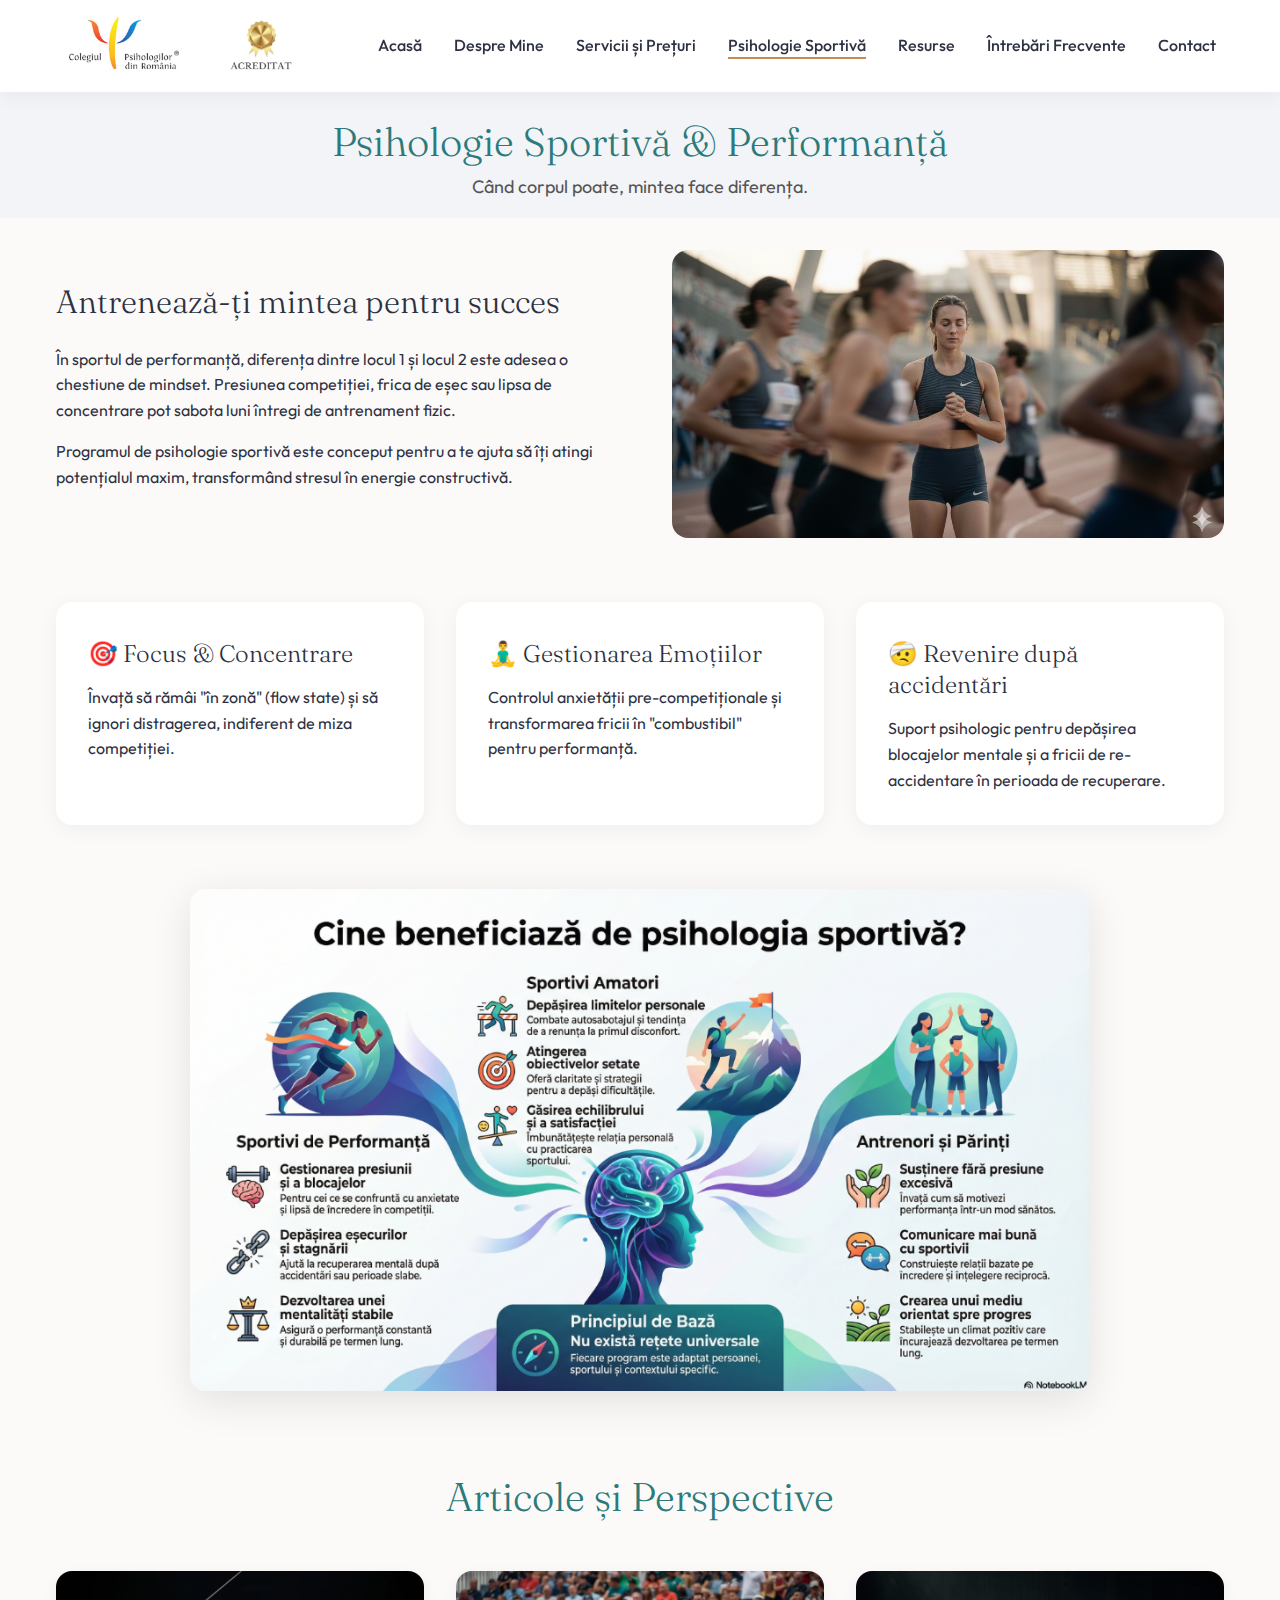
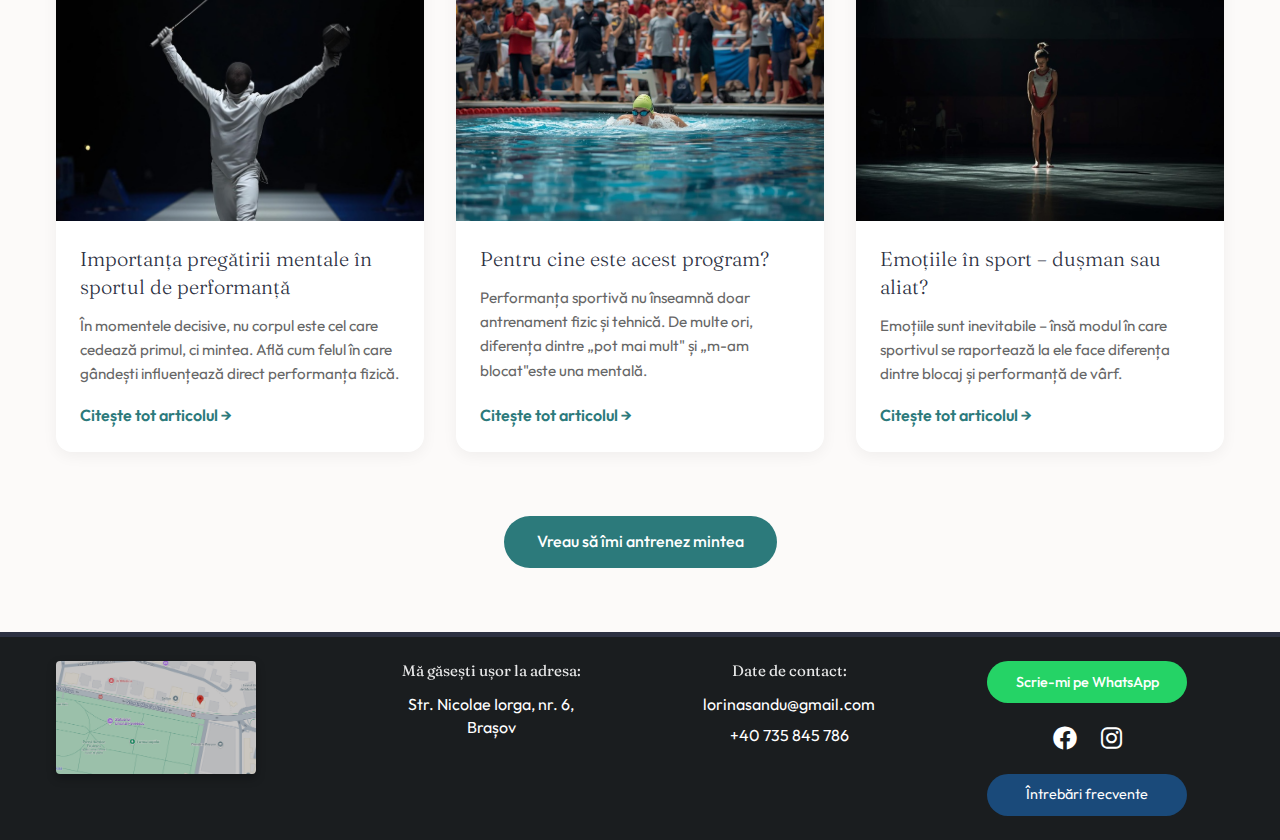
<file: psihologie-sportiva.html>
<!DOCTYPE html>
<html lang="ro">

<head>
    <!-- Google tag (gtag.js) -->
    <script async src="https://www.googletagmanager.com/gtag/js?id=G-HDL8LJRQ14"></script>
    <script>
        window.dataLayer = window.dataLayer || [];
        function gtag() { dataLayer.push(arguments); }
        gtag('js', new Date());

        gtag('config', 'G-HDL8LJRQ14');
    </script>
    <meta charset="UTF-8">
    <meta name="viewport" content="width=device-width, initial-scale=1.0">
    <title>Psihologie Sportivă | Performanță Mentală</title>
    <meta name="description"
        content="Antrenament mental pentru sportivi. Gestionarea presiunii, creșterea concentrării și optimizarea performanței.">
    <!-- Fonts -->
    <link rel="preconnect" href="https://fonts.googleapis.com">
    <link rel="preconnect" href="https://fonts.gstatic.com" crossorigin>
    <link
        href="https://fonts.googleapis.com/css2?family=Fraunces:opsz,wght@9..144,300;400;600&family=Outfit:wght@300;400;500;600&display=swap"
        rel="stylesheet">
    <link rel="stylesheet" href="https://cdnjs.cloudflare.com/ajax/libs/font-awesome/6.0.0/css/all.min.css">
    <!-- Styles -->
    <link rel="stylesheet" href="css/style.css">
</head>

<body>

    <!-- Navigation -->
    <header>
        <div class="container nav-container">
            <div class="logo-group">
                <a href="index.html">
                    <img src="images/logo_main.png" alt="Psihologul Tău" class="logo-img">
                </a>
            </div>
            <div class="mobile-menu-btn">☰</div>
            <nav>
                <ul class="nav-links">
                    <li><a href="index.html">Acasă</a></li>
                    <li><a href="despre-mine.html">Despre Mine</a></li>
                    <li><a href="servicii.html">Servicii și Prețuri</a></li>
                    <li><a href="psihologie-sportiva.html" class="active">Psihologie Sportivă</a></li>
                    <li><a href="resurse.html">Resurse</a></li>
                    <li><a href="intrebari.html">Întrebări Frecvente</a></li>
                    <li><a href="contact.html">Contact</a></li>
                </ul>
            </nav>
        </div>
    </header>

    <!-- Page Header -->
    <section class="section"
        style="background-color: var(--color-light-gray); padding-top: 1.5rem; padding-bottom: 1rem;">
        <div class="container text-center">
            <h1 class="section-title" style="margin-bottom: 0.3rem;">Psihologie Sportivă & Performanță</h1>
            <p class="lead" style="margin-top: 0; margin-bottom: 0;">Când corpul poate, mintea face diferența.</p>
        </div>
    </section>

    <!-- Content -->
    <section class="section" style="padding-top: 2rem;">
        <div class="container">
            <div class="about-grid">
                <div>
                    <h2
                        style="font-family: var(--font-heading); font-size: 2rem; margin-bottom: 1.5rem; color: var(--color-text);">
                        Antrenează-ți mintea pentru succes</h2>
                    <p style="margin-bottom: 1rem;">În sportul de performanță, diferența dintre locul 1 și locul 2 este
                        adesea o chestiune de mindset. Presiunea competiției, frica de eșec sau lipsa de concentrare pot
                        sabota luni întregi de antrenament fizic.</p>
                    <p style="margin-bottom: 1rem;">Programul de psihologie sportivă este conceput pentru a te ajuta să
                        îți atingi potențialul maxim, transformând stresul în energie constructivă.</p>

                </div>
                <div class="about-image" style="height: auto;">
                    <img src="images/psihologie_sportiva_new.png" alt="Psihologie Sportivă"
                        style="width: 100%; height: 100%; object-fit: cover; border-radius: 16px;">
                </div>
            </div>

            <div class="services-grid" style="margin-top: 4rem;">
                <div class="service-card" style="text-align: left;">
                    <h3>🎯 Focus & Concentrare</h3>
                    <p>Învață să rămâi "în zonă" (flow state) și să ignori distragerea, indiferent de miza competiției.
                    </p>
                </div>
                <div class="service-card" style="text-align: left;">
                    <h3>🧘‍♂️ Gestionarea Emoțiilor</h3>
                    <p>Controlul anxietății pre-competiționale și transformarea fricii în "combustibil" pentru
                        performanță.</p>
                </div>
                <div class="service-card" style="text-align: left;">
                    <h3>🤕 Revenire după accidentări</h3>
                    <p>Suport psihologic pentru depășirea blocajelor mentale și a fricii de re-accidentare în perioada
                        de recuperare.</p>
                </div>
            </div>

            <!-- Poster Beneficii -->
            <div style="margin-top: 4rem; display: flex; justify-content: center;">
                <img src="images/poster-beneficii-psihologie-sportiva.png"
                    alt="Cine beneficiază de psihologia sportivă?"
                    style="max-width: 900px; width: 100%; height: auto; border-radius: 16px; box-shadow: 0 10px 40px rgba(0,0,0,0.1);">
            </div>

            <div style="margin-top: 5rem;">
                <h2 class="section-title text-center">Articole și Perspective</h2>

                <div class="services-grid" style="margin-top: 3rem;">
                    <!-- Article 1 -->
                    <article class="article-card">
                        <div class="article-image">
                            <img src="images/mental_preparation_fencing.jpg" alt="Pregătire Mentală">
                        </div>
                        <div class="article-content">
                            <h3 class="article-title">Importanța pregătirii mentale în sportul de performanță</h3>
                            <p class="article-excerpt">În momentele decisive, nu corpul este cel care cedează primul, ci
                                mintea. Află cum felul în care gândești influențează direct performanța fizică.</p>
                            <a href="importanta-pregatirii-mentale.html" class="read-more-btn"
                                style="text-decoration: none; color: var(--color-primary); font-weight: 600; padding: 0; margin-top: auto; align-self: flex-start;">Citește
                                tot articolul →</a>
                        </div>
                    </article>


                    <!-- Article 2 -->
                    <article class="article-card">
                        <div class="article-image">
                            <img src="images/target_audience_swimming.jpg" alt="Pentru cine este programul">
                        </div>
                        <div class="article-content">
                            <h3 class="article-title">Pentru cine este acest program?</h3>
                            <p class="article-excerpt">Performanța sportivă nu înseamnă doar antrenament fizic și
                                tehnică. De multe ori, diferența dintre „pot mai mult" și „m-am blocat"este una
                                mentală.</p>
                            <a href="program-psihologie-sportiva.html" class="read-more-btn"
                                style="text-decoration: none; color: var(--color-primary); font-weight: 600; padding: 0; margin-top: auto; align-self: flex-start;">Citește
                                tot articolul →</a>
                        </div>
                    </article>

                    <!-- Article 3 -->
                    <article class="article-card">
                        <div class="article-image">
                            <img src="images/gymnast_spotlight.jpg" alt="Emoții în Sport">
                        </div>
                        <div class="article-content">
                            <h3 class="article-title">Emoțiile în sport – dușman sau aliat?</h3>
                            <p class="article-excerpt">Emoțiile sunt inevitabile – însă modul în care sportivul se
                                raportează la ele face diferența dintre blocaj și performanță de vârf.</p>
                            <a href="emotiile-in-sport.html" class="read-more-btn"
                                style="text-decoration: none; color: var(--color-primary); font-weight: 600; padding: 0; margin-top: auto; align-self: flex-start;">Citește
                                tot articolul →</a>
                        </div>
                    </article>
                </div>
            </div>

            <div class="text-center" style="margin-top: 4rem;">
                <a href="contact.html" class="btn btn-primary">Vreau să îmi antrenez mintea</a>
            </div>

            <!-- Removed JS for inline expansion -->
        </div>
    </section>

    <!-- Footer -->
    <footer>
        <div class="container">
            <div class="footer-grid">
                <!-- Col 1: Map -->
                <div class="footer-col">
                    <div class="footer-map-container">
                        <a href="https://www.google.com/maps/place/Strada+Nicolae+Iorga+6,+Bra%C8%99ov+500057,+Rom%C3%A2nia/@45.646532,25.594391,13z/data=!4m6!3m5!1s0x40b35b7907064365:0x862333d178ecefff!8m2!3d45.6465324!4d25.5943915!16s%2Fg%2F11bw3_378p?hl=ro-RO&entry=ttu&g_ep=EgoyMDI1MTIwOS4wIKXMDSoASAFQAw%3D%3D"
                            target="_blank">
                            <img src="images/harta-brasov.png" alt="Harta Brasov">
                        </a>
                    </div>
                </div>

                <!-- Col 2: Address -->
                <div class="footer-col" style="text-align: center;">
                    <h4>Mă găsești ușor la adresa:</h4>
                    <div class="footer-contact-info">
                        <p>Str. Nicolae Iorga, nr. 6,<br>Brașov</p>
                    </div>
                </div>

                <!-- Col 3: Contact -->
                <div class="footer-col" style="text-align: center;">
                    <h4>Date de contact:</h4>
                    <div class="footer-contact-info">
                        <p>lorinasandu@gmail.com</p>
                        <p>+40 735 845 786</p>
                    </div>
                </div>

                <!-- Col 4: Actions -->
                <div class="footer-col footer-actions">
                    <a href="https://wa.me/40735845786" target="_blank" class="footer-btn btn-whatsapp">Scrie-mi pe
                        WhatsApp</a>
                    <div class="footer-socials">
                        <a href="https://www.facebook.com/people/Psiholog-Lorina-Sandu/100063616121475/"
                            target="_blank"><i class="fab fa-facebook"></i></a>
                        <a href="https://www.instagram.com/psiholog_lorina_sandu?igsh=MTgwdWVrdjNybXR5ag%3D%3D"
                            target="_blank"><i class="fab fa-instagram"></i></a>
                    </div>
                    <a href="intrebari.html" class="footer-btn btn-faq-blue">Întrebări frecvente</a>
                </div>
            </div>

        </div>
    </footer>

    <script src="js/script.js"></script>
</body>

</html>
</file>
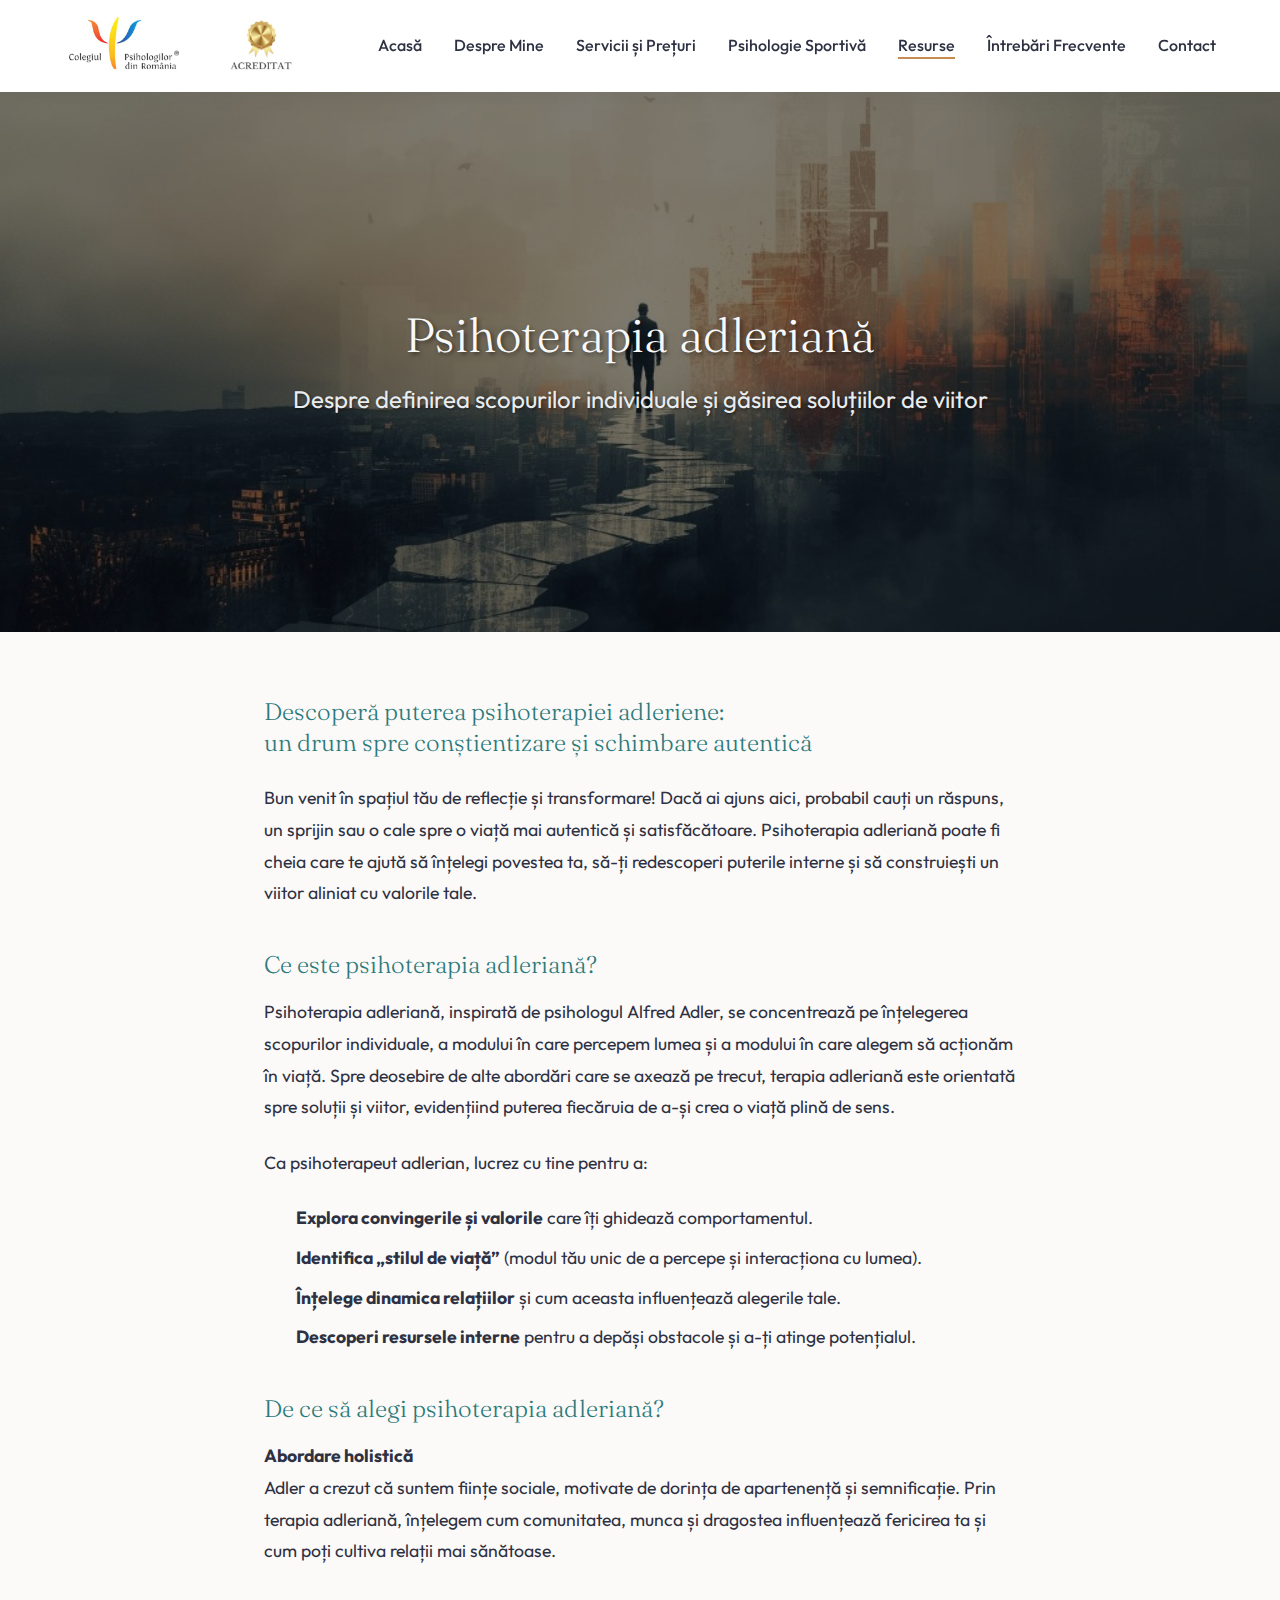
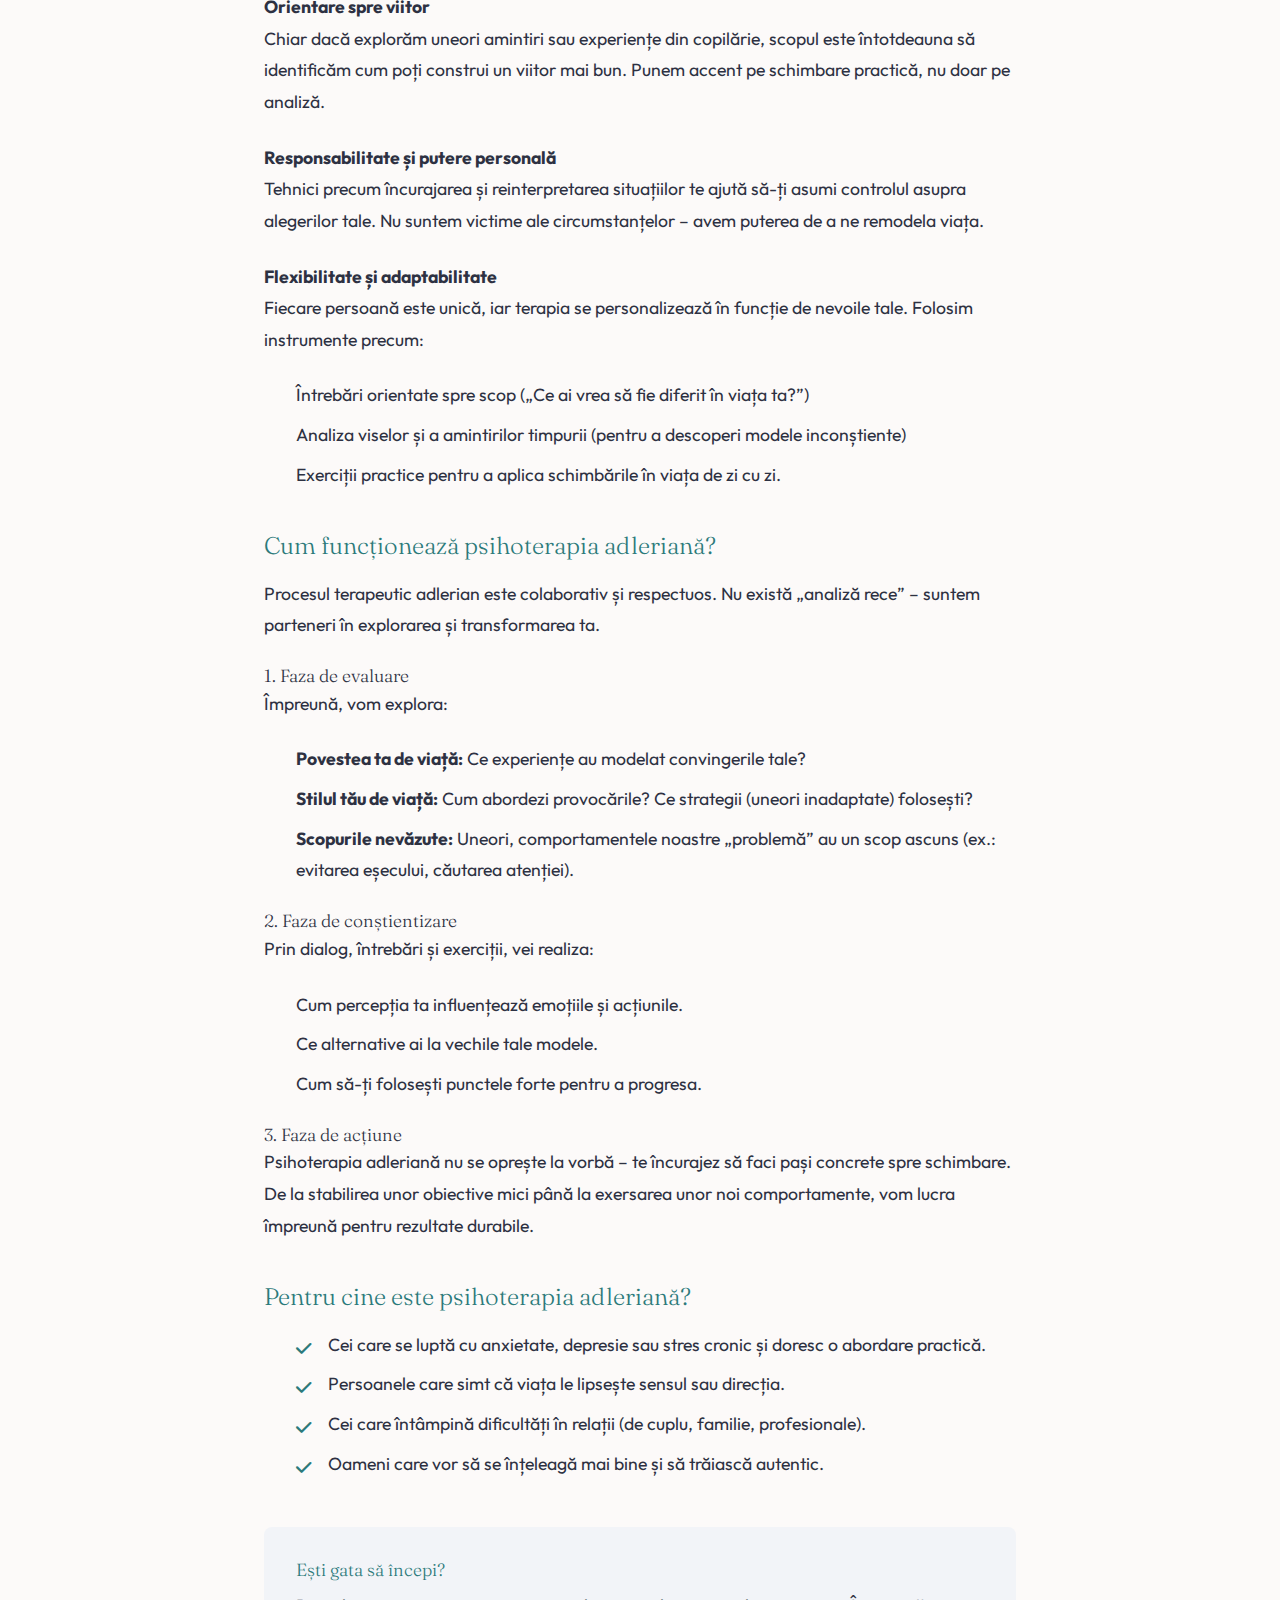
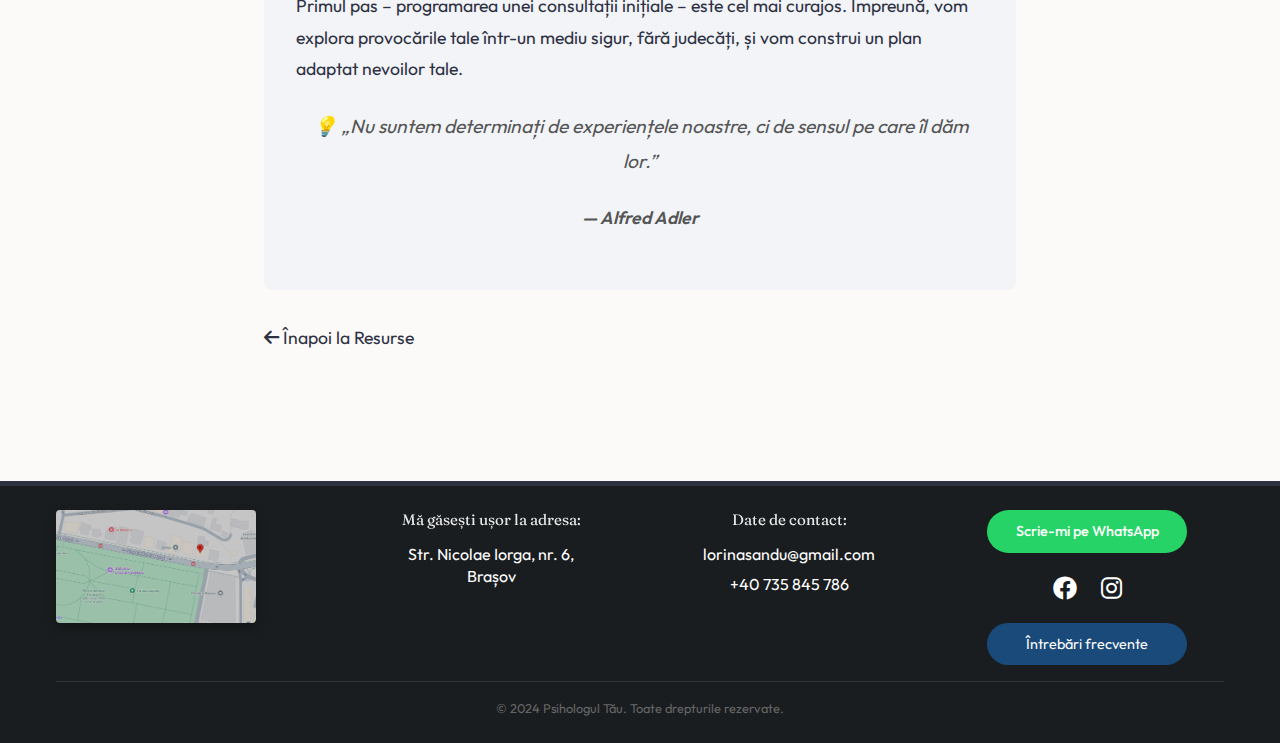
<file: psihoterapie-adleriana.html>
<!DOCTYPE html>
<html lang="ro">

<head>
    <meta charset="UTF-8">
    <meta name="viewport" content="width=device-width, initial-scale=1.0">
    <title>Psihoterapia adleriană | Psihologul Tău</title>
    <meta name="description"
        content="Despre definirea scopurilor individuale și găsirea soluțiilor de viitor. O abordare care pune accent pe apartenență și curaj.">
    <!-- Fonts -->
    <link rel="preconnect" href="https://fonts.googleapis.com">
    <link rel="preconnect" href="https://fonts.gstatic.com" crossorigin>
    <link
        href="https://fonts.googleapis.com/css2?family=Fraunces:opsz,wght@9..144,300;400;600&family=Outfit:wght@300;400;500;600&display=swap"
        rel="stylesheet">
    <link rel="stylesheet" href="https://cdnjs.cloudflare.com/ajax/libs/font-awesome/6.0.0/css/all.min.css">
    <!-- Styles -->
    <link rel="stylesheet" href="css/style.css">
</head>

<body>

    <!-- Navigation -->
    <header style="background: rgba(255,255,255,0.95); backdrop-filter: blur(10px);">
        <div class="container nav-container">
            <div class="logo-group">
                <a href="index.html">
                    <img src="images/logo_main.png" alt="Psihologul Tău" class="logo-img">
                </a>
            </div>
            <div class="mobile-menu-btn">☰</div>
            <nav>
                <ul class="nav-links">
                    <li><a href="index.html">Acasă</a></li>
                    <li><a href="despre-mine.html">Despre Mine</a></li>
                    <li><a href="servicii.html">Servicii și Prețuri</a></li>
                    <li><a href="psihologie-sportiva.html">Psihologie Sportivă</a></li>
                    <li><a href="resurse.html" class="active">Resurse</a></li>
                    <li><a href="intrebari.html">Întrebări Frecvente</a></li>
                    <li><a href="contact.html">Contact</a></li>
                </ul>
            </nav>
        </div>
    </header>

    <!-- Article Hero -->
    <!-- Page Header -->
    <!-- Article Hero -->
    <div class="article-hero">
        <img src="images/adlerian_hero_new.jpg" alt="Psihoterapie Adleriană" class="article-hero-bg">
        <div class="article-hero-content">
            <h1 class="article-hero-title" style="color: #f8f9fa; text-shadow: 2px 2px 4px rgba(0,0,0,0.5);">
                Psihoterapia adleriană</h1>
            <p class="article-hero-subtitle"
                style="color: #e9ecef; font-size: 1.5rem; margin-top: 0.5rem; text-shadow: 1px 1px 3px rgba(0,0,0,0.5);">
                Despre definirea scopurilor individuale și găsirea soluțiilor de viitor</p>
        </div>
    </div>

    <!-- Article Content -->
    <article class="section" style="padding-top: 0;">
        <div class="container article-body">
            <h2
                style="font-size: 1.5rem; margin-bottom: 1.5rem; color: var(--color-primary); line-height: 1.3; text-align: left;">
                Descoperă
                puterea psihoterapiei adleriene:<br> un drum spre conștientizare și schimbare autentică</h2>

            <p style="margin-bottom: 2rem; color: var(--color-text); text-align: left;">
                Bun venit în spațiul tău de reflecție și transformare! Dacă ai ajuns aici, probabil cauți un răspuns, un
                sprijin sau o cale spre o viață mai autentică și satisfăcătoare. Psihoterapia adleriană poate fi cheia
                care te ajută să înțelegi povestea ta, să-ți redescoperi puterile interne și să construiești un viitor
                aliniat cu valorile tale.
            </p>

            <h3>Ce este psihoterapia adleriană?</h3>
            <p>Psihoterapia adleriană, inspirată de psihologul Alfred Adler, se concentrează pe înțelegerea scopurilor
                individuale, a modului în care percepem lumea și a modului în care alegem să acționăm în viață. Spre
                deosebire de alte abordări care se axează pe trecut, terapia adleriană este orientată spre soluții și
                viitor, evidențiind puterea fiecăruia de a-și crea o viață plină de sens.</p>
            <p>Ca psihoterapeut adlerian, lucrez cu tine pentru a:</p>
            <ul>
                <li><strong>Explora convingerile și valorile</strong> care îți ghidează comportamentul.</li>
                <li><strong>Identifica „stilul de viață”</strong> (modul tău unic de a percepe și interacționa cu
                    lumea).</li>
                <li><strong>Înțelege dinamica relațiilor</strong> și cum aceasta influențează alegerile tale.</li>
                <li><strong>Descoperi resursele interne</strong> pentru a depăși obstacole și a-ți atinge potențialul.
                </li>
            </ul>

            <h3>De ce să alegi psihoterapia adleriană?</h3>
            <p><strong>Abordare holistică</strong><br>
                Adler a crezut că suntem ființe sociale, motivate de dorința de apartenență și semnificație. Prin
                terapia adleriană, înțelegem cum comunitatea, munca și dragostea influențează fericirea ta și cum poți
                cultiva relații mai sănătoase.</p>

            <p><strong>Orientare spre viitor</strong><br>
                Chiar dacă explorăm uneori amintiri sau experiențe din copilărie, scopul este întotdeauna să identificăm
                cum poți construi un viitor mai bun. Punem accent pe schimbare practică, nu doar pe analiză.</p>

            <p><strong>Responsabilitate și putere personală</strong><br>
                Tehnici precum încurajarea și reinterpretarea situațiilor te ajută să-ți asumi controlul asupra
                alegerilor tale. Nu suntem victime ale circumstanțelor – avem puterea de a ne remodela viața.</p>

            <p><strong>Flexibilitate și adaptabilitate</strong><br>
                Fiecare persoană este unică, iar terapia se personalizează în funcție de nevoile tale. Folosim
                instrumente precum:</p>
            <ul>
                <li>Întrebări orientate spre scop („Ce ai vrea să fie diferit în viața ta?”)</li>
                <li>Analiza viselor și a amintirilor timpurii (pentru a descoperi modele inconștiente)</li>
                <li>Exerciții practice pentru a aplica schimbările în viața de zi cu zi.</li>
            </ul>

            <h3>Cum funcționează psihoterapia adleriană?</h3>
            <p>Procesul terapeutic adlerian este colaborativ și respectuos. Nu există „analiză rece” – suntem parteneri
                în explorarea și transformarea ta.</p>

            <h4>1. Faza de evaluare</h4>
            <p>Împreună, vom explora:</p>
            <ul>
                <li><strong>Povestea ta de viață:</strong> Ce experiențe au modelat convingerile tale?</li>
                <li><strong>Stilul tău de viață:</strong> Cum abordezi provocările? Ce strategii (uneori inadaptate)
                    folosești?</li>
                <li><strong>Scopurile nevăzute:</strong> Uneori, comportamentele noastre „problemă” au un scop ascuns
                    (ex.: evitarea eșecului, căutarea atenției).</li>
            </ul>

            <h4>2. Faza de conștientizare</h4>
            <p>Prin dialog, întrebări și exerciții, vei realiza:</p>
            <ul>
                <li>Cum percepția ta influențează emoțiile și acțiunile.</li>
                <li>Ce alternative ai la vechile tale modele.</li>
                <li>Cum să-ți folosești punctele forte pentru a progresa.</li>
            </ul>

            <h4>3. Faza de acțiune</h4>
            <p>Psihoterapia adleriană nu se oprește la vorbă – te încurajez să faci pași concrete spre schimbare. De la
                stabilirea unor obiective mici până la exersarea unor noi comportamente, vom lucra împreună pentru
                rezultate durabile.</p>

            <h3>Pentru cine este psihoterapia adleriană?</h3>
            <ul class="check-list">
                <li>Cei care se luptă cu anxietate, depresie sau stres cronic și doresc o abordare practică.</li>
                <li>Persoanele care simt că viața le lipsește sensul sau direcția.</li>
                <li>Cei care întâmpină dificultăți în relații (de cuplu, familie, profesionale).</li>
                <li>Oameni care vor să se înțeleagă mai bine și să trăiască autentic.</li>
            </ul>

            <div
                style="margin-top: 3rem; margin-bottom: 2rem; padding: 2rem; background-color: var(--color-light-gray); border-radius: 8px;">
                <h4 style="color: var(--color-primary); margin-bottom: 0.5rem; font-family: var(--font-heading);">Ești
                    gata să începi?</h4>
                <p>Primul pas – programarea unei consultații inițiale – este cel mai curajos. Împreună, vom explora
                    provocările tale într-un mediu sigur, fără judecăți, și vom construi un plan adaptat nevoilor tale.
                </p>
                <div style="margin-top: 1.5rem; text-align: center; font-style: italic; color: #555;">
                    <p style="font-size: 1.2rem;">💡 „Nu suntem determinați de experiențele noastre, ci de sensul pe
                        care îl dăm lor.”</p>
                    <p style="font-weight: 600;">— Alfred Adler</p>
                </div>
            </div>

            <div class="back-nav">
                <a href="resurse.html" class="back-link">
                    <i class="fas fa-arrow-left"></i> Înapoi la Resurse
                </a>
            </div>
        </div>
    </article>

    <!-- Footer -->
    <footer>
        <div class="container">
            <div class="footer-grid">
                <!-- Col 1: Map -->
                <div class="footer-col">
                    <div class="footer-map-container">
                        <a href="https://www.google.com/maps/place/Strada+Nicolae+Iorga+6,+Bra%C8%99ov+500057,+Rom%C3%A2nia/@45.646532,25.594391,13z/data=!4m6!3m5!1s0x40b35b7907064365:0x862333d178ecefff!8m2!3d45.6465324!4d25.5943915!16s%2Fg%2F11bw3_378p?hl=ro-RO&entry=ttu&g_ep=EgoyMDI1MTIwOS4wIKXMDSoASAFQAw%3D%3D"
                            target="_blank">
                            <img src="images/harta-brasov.png" alt="Harta Brasov">
                        </a>
                    </div>
                </div>

                <!-- Col 2: Address -->
                <div class="footer-col" style="text-align: center;">
                    <h4>Mă găsești ușor la adresa:</h4>
                    <div class="footer-contact-info">
                        <p>Str. Nicolae Iorga, nr. 6,<br>Brașov</p>
                    </div>
                </div>

                <!-- Col 3: Contact -->
                <div class="footer-col" style="text-align: center;">
                    <h4>Date de contact:</h4>
                    <div class="footer-contact-info">
                        <p>lorinasandu@gmail.com</p>
                        <p>+40 735 845 786</p>
                    </div>
                </div>

                <!-- Col 4: Actions -->
                <div class="footer-col footer-actions">
                    <a href="https://wa.me/40735845786" target="_blank" class="footer-btn btn-whatsapp">Scrie-mi pe
                        WhatsApp</a>
                    <div class="footer-socials">
                        <a href="https://www.facebook.com/people/Psiholog-Lorina-Sandu/100063616121475/"
                            target="_blank"><i class="fab fa-facebook"></i></a>
                        <a href="https://www.instagram.com/psiholog_lorina_sandu?igsh=MTgwdWVrdjNybXR5ag%3D%3D"
                            target="_blank"><i class="fab fa-instagram"></i></a>
                    </div>
                    <a href="intrebari.html" class="footer-btn btn-faq-blue">Întrebări frecvente</a>
                </div>
            </div>
            <div class="copyright">
                &copy; 2024 Psihologul Tău. Toate drepturile rezervate.
            </div>
        </div>
    </footer>

    <script src="js/script.js"></script>
</body>

</html>
</file>
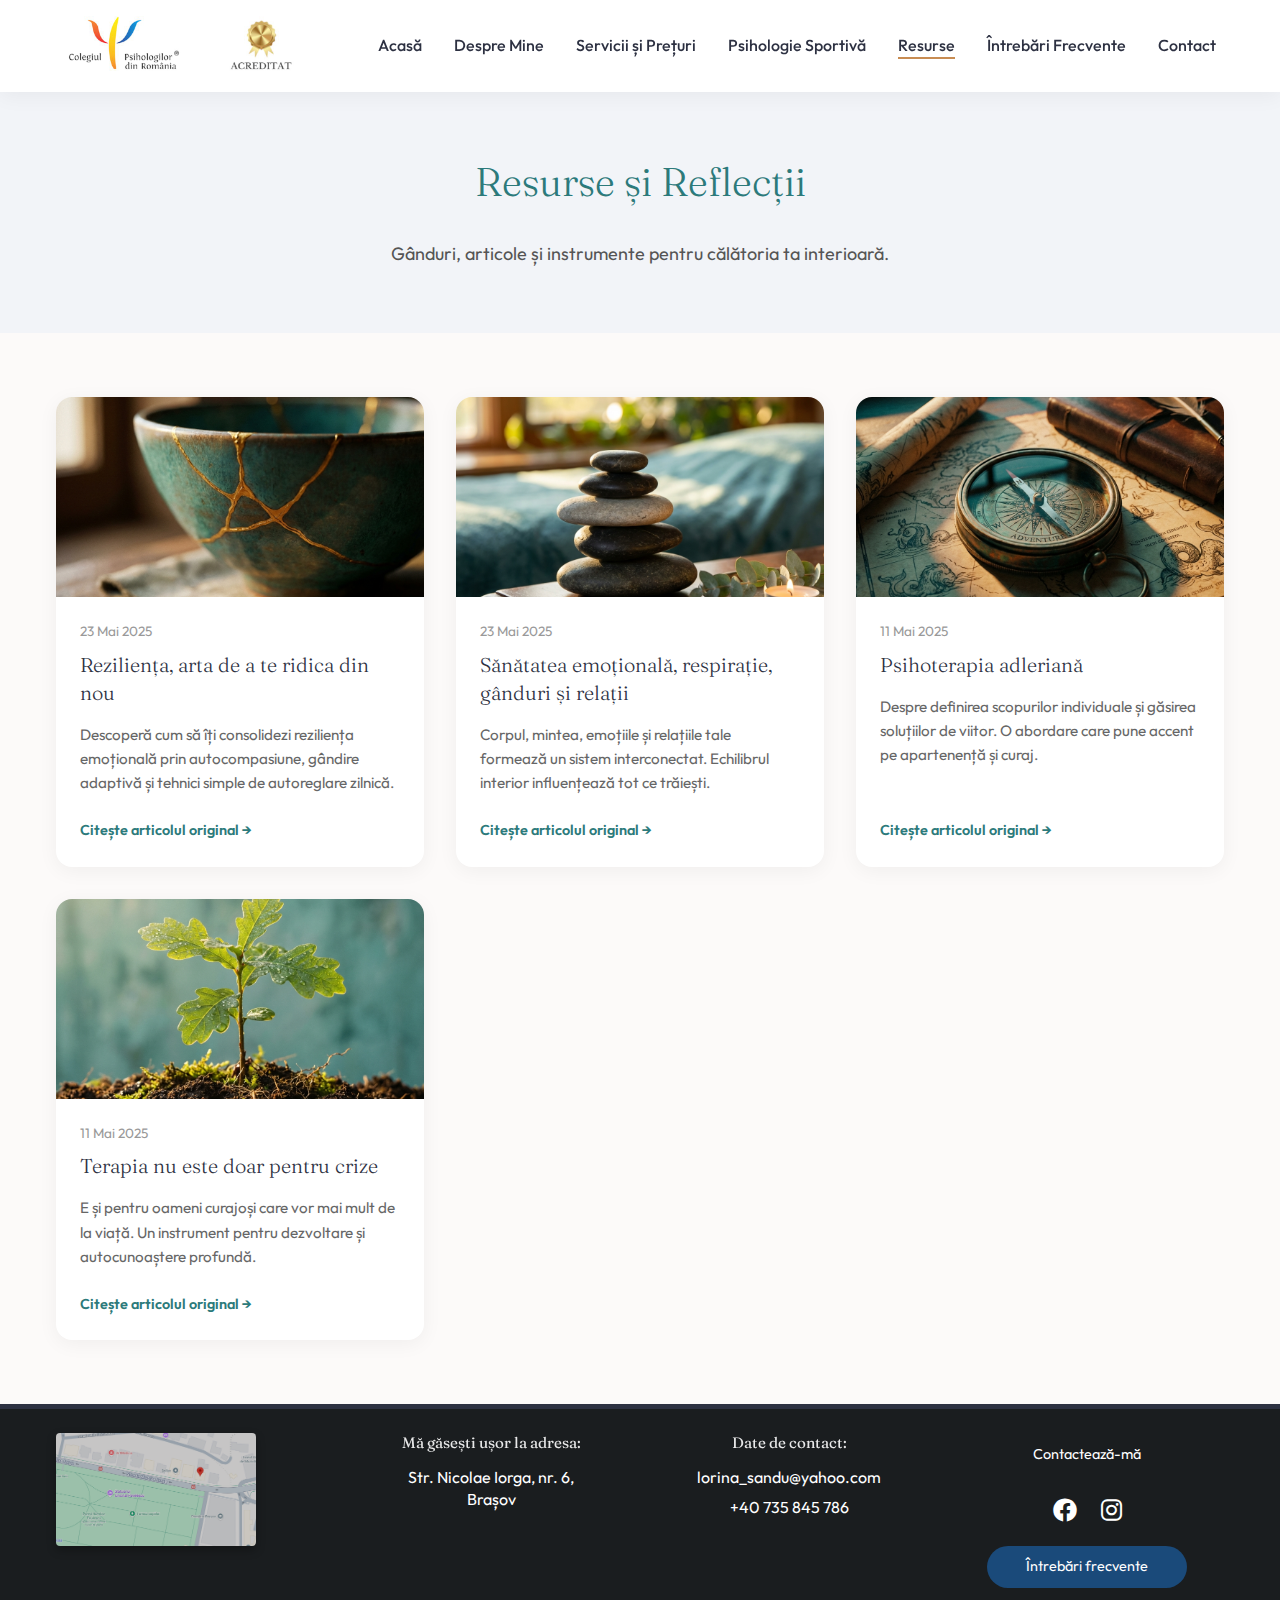
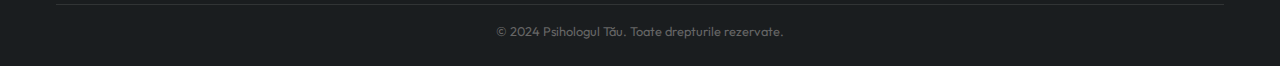
<file: resurse.html>
<!DOCTYPE html>
<html lang="ro">

<head>
    <meta charset="UTF-8">
    <meta name="viewport" content="width=device-width, initial-scale=1.0">
    <title>Resurse și Reflecții | Psihologul Tău</title>
    <meta name="description" content="Articole, gânduri și resurse pentru sănătatea ta emoțională.">
    <!-- Fonts -->
    <link rel="preconnect" href="https://fonts.googleapis.com">
    <link rel="preconnect" href="https://fonts.gstatic.com" crossorigin>
    <link
        href="https://fonts.googleapis.com/css2?family=Fraunces:opsz,wght@9..144,300;400;600&family=Outfit:wght@300;400;500;600&display=swap"
        rel="stylesheet">
    <link rel="stylesheet" href="https://cdnjs.cloudflare.com/ajax/libs/font-awesome/6.0.0/css/all.min.css">
    <!-- Styles -->
    <link rel="stylesheet" href="css/style.css">
    <style>
        .article-card {
            background: #fff;
            border-radius: 16px;
            overflow: hidden;
            box-shadow: var(--shadow-soft);
            transition: all 0.3s ease;
            height: 100%;
            display: flex;
            flex-direction: column;
        }

        .article-card:hover {
            transform: translateY(-5px);
            box-shadow: var(--shadow-hover);
        }

        .article-image {
            height: 200px;
            background-color: var(--color-accent);
            display: flex;
            align-items: center;
            justify-content: center;
            color: #888;
        }

        .article-content {
            padding: 1.5rem;
            flex-grow: 1;
            display: flex;
            flex-direction: column;
        }

        .article-date {
            font-size: 0.85rem;
            color: #999;
            margin-bottom: 0.5rem;
        }

        .article-title {
            font-size: 1.25rem;
            margin-bottom: 1rem;
            font-family: var(--font-heading);
            color: var(--color-text);
        }

        .article-excerpt {
            font-size: 0.95rem;
            color: #666;
            margin-bottom: 1.5rem;
            line-height: 1.6;
        }

        .read-more {
            margin-top: auto;
            color: var(--color-primary);
            font-weight: 600;
            font-size: 0.9rem;
        }
    </style>
</head>

<body>

    <!-- Navigation -->
    <header>
        <div class="container nav-container">
            <div class="logo-group">
                <a href="index.html">
                    <img src="images/logo_main.png" alt="Psihologul Tău" class="logo-img">
                </a>
            </div>
            <div class="mobile-menu-btn">☰</div>
            <nav>
                <ul class="nav-links">
                    <li><a href="index.html">Acasă</a></li>
                    <li><a href="despre-mine.html">Despre Mine</a></li>
                    <li><a href="servicii.html">Servicii și Prețuri</a></li>
                    <li><a href="psihologie-sportiva.html">Psihologie Sportivă</a></li>
                    <li><a href="resurse.html" class="active">Resurse</a></li>
                    <li><a href="intrebari.html">Întrebări Frecvente</a></li>
                    <li><a href="contact.html">Contact</a></li>
                </ul>
            </nav>
        </div>
    </header>

    <!-- Page Header -->
    <section class="section" style="background-color: var(--color-light-gray); padding-bottom: 2rem;">
        <div class="container text-center">
            <h1 class="section-title">Resurse și Reflecții</h1>
            <p class="lead">Gânduri, articole și instrumente pentru călătoria ta interioară.</p>
        </div>
    </section>

    <!-- Articles Grid -->
    <section class="section">
        <div class="container">
            <div class="services-grid"> <!-- Reusing grid layout -->

                <!-- Article 1 -->
                <article class="article-card">
                    <div class="article-image" style="padding: 0; background: none;">
                        <img src="images/resilience.png" alt="Reziliență"
                            style="width: 100%; height: 100%; object-fit: cover;">
                    </div>
                    <div class="article-content">
                        <div class="article-date">23 Mai 2025</div>
                        <h2 class="article-title">Reziliența, arta de a te ridica din nou</h2>
                        <p class="article-excerpt">Descoperă cum să îți consolidezi reziliența emoțională prin
                            autocompasiune, gândire adaptivă și tehnici simple de autoreglare zilnică.</p>
                        <a href="https://psihologultau.ro/resurse1.html" class="read-more" target="_blank">Citește
                            articolul original →</a>
                    </div>
                </article>

                <!-- Article 2 -->
                <article class="article-card">
                    <div class="article-image" style="padding: 0; background: none;">
                        <img src="images/balance.png" alt="Echilibru Emoțional"
                            style="width: 100%; height: 100%; object-fit: cover;">
                    </div>
                    <div class="article-content">
                        <div class="article-date">23 Mai 2025</div>
                        <h2 class="article-title">Sănătatea emoțională, respirație, gânduri și relații</h2>
                        <p class="article-excerpt">Corpul, mintea, emoțiile și relațiile tale formează un sistem
                            interconectat. Echilibrul interior influențează tot ce trăiești.</p>
                        <a href="https://psihologultau.ro/resurse2.html" class="read-more" target="_blank">Citește
                            articolul original →</a>
                    </div>
                </article>

                <!-- Article 3 -->
                <article class="article-card">
                    <div class="article-image" style="padding: 0; background: none;">
                        <img src="images/adlerian.png" alt="Psihoterapie Adleriană"
                            style="width: 100%; height: 100%; object-fit: cover;">
                    </div>
                    <div class="article-content">
                        <div class="article-date">11 Mai 2025</div>
                        <h2 class="article-title">Psihoterapia adleriană</h2>
                        <p class="article-excerpt">Despre definirea scopurilor individuale și găsirea soluțiilor de
                            viitor. O abordare care pune accent pe apartenență și curaj.</p>
                        <a href="https://psihologultau.ro/resurse3.html" class="read-more" target="_blank">Citește
                            articolul original →</a>
                    </div>
                </article>

                <!-- Article 4 -->
                <article class="article-card">
                    <div class="article-image" style="padding: 0; background: none;">
                        <img src="images/growth.png" alt="Curaj și Dezvoltare"
                            style="width: 100%; height: 100%; object-fit: cover;">
                    </div>
                    <div class="article-content">
                        <div class="article-date">11 Mai 2025</div>
                        <h2 class="article-title">Terapia nu este doar pentru crize</h2>
                        <p class="article-excerpt">E și pentru oameni curajoși care vor mai mult de la viață. Un
                            instrument pentru dezvoltare și autocunoaștere profundă.</p>
                        <a href="https://psihologultau.ro/resurse4.html" class="read-more" target="_blank">Citește
                            articolul original →</a>
                    </div>
                </article>


            </div>
        </div>
    </section>

    <!-- Footer -->
    <footer>
        <div class="container">
            <div class="footer-grid">
                <!-- Col 1: Map -->
                <div class="footer-col">
                    <div class="footer-map-container">
                        <a href="https://www.google.com/maps/place/Strada+Nicolae+Iorga+6,+Bra%C8%99ov+500057,+Rom%C3%A2nia/@45.646532,25.594391,13z/data=!4m6!3m5!1s0x40b35b7907064365:0x862333d178ecefff!8m2!3d45.6465324!4d25.5943915!16s%2Fg%2F11bw3_378p?hl=ro-RO&entry=ttu&g_ep=EgoyMDI1MTIwOS4wIKXMDSoASAFQAw%3D%3D"
                            target="_blank">
                            <img src="images/harta-brasov.png" alt="Harta Brasov">
                        </a>
                    </div>
                </div>

                <!-- Col 2: Address -->
                <div class="footer-col" style="text-align: center;">
                    <h4>Mă găsești ușor la adresa:</h4>
                    <div class="footer-contact-info">
                        <p>Str. Nicolae Iorga, nr. 6,<br>Brașov</p>
                    </div>
                </div>

                <!-- Col 3: Contact -->
                <div class="footer-col" style="text-align: center;">
                    <h4>Date de contact:</h4>
                    <div class="footer-contact-info">
                        <p>lorina_sandu@yahoo.com</p>
                        <p>+40 735 845 786</p>
                    </div>
                </div>

                <!-- Col 4: Actions -->
                <div class="footer-col footer-actions">
                    <a href="contact.html" class="footer-btn btn-contact-green">Contactează-mă</a>
                    <div class="footer-socials">
                        <a href="#"><i class="fab fa-facebook"></i></a>
                        <a href="#"><i class="fab fa-instagram"></i></a>
                    </div>
                    <a href="intrebari.html" class="footer-btn btn-faq-blue">Întrebări frecvente</a>
                </div>
            </div>
            <div class="copyright">
                &copy; 2024 Psihologul Tău. Toate drepturile rezervate.
            </div>
        </div>
    </footer>

    <script src="js/script.js"></script>
</body>

</html>
</file>
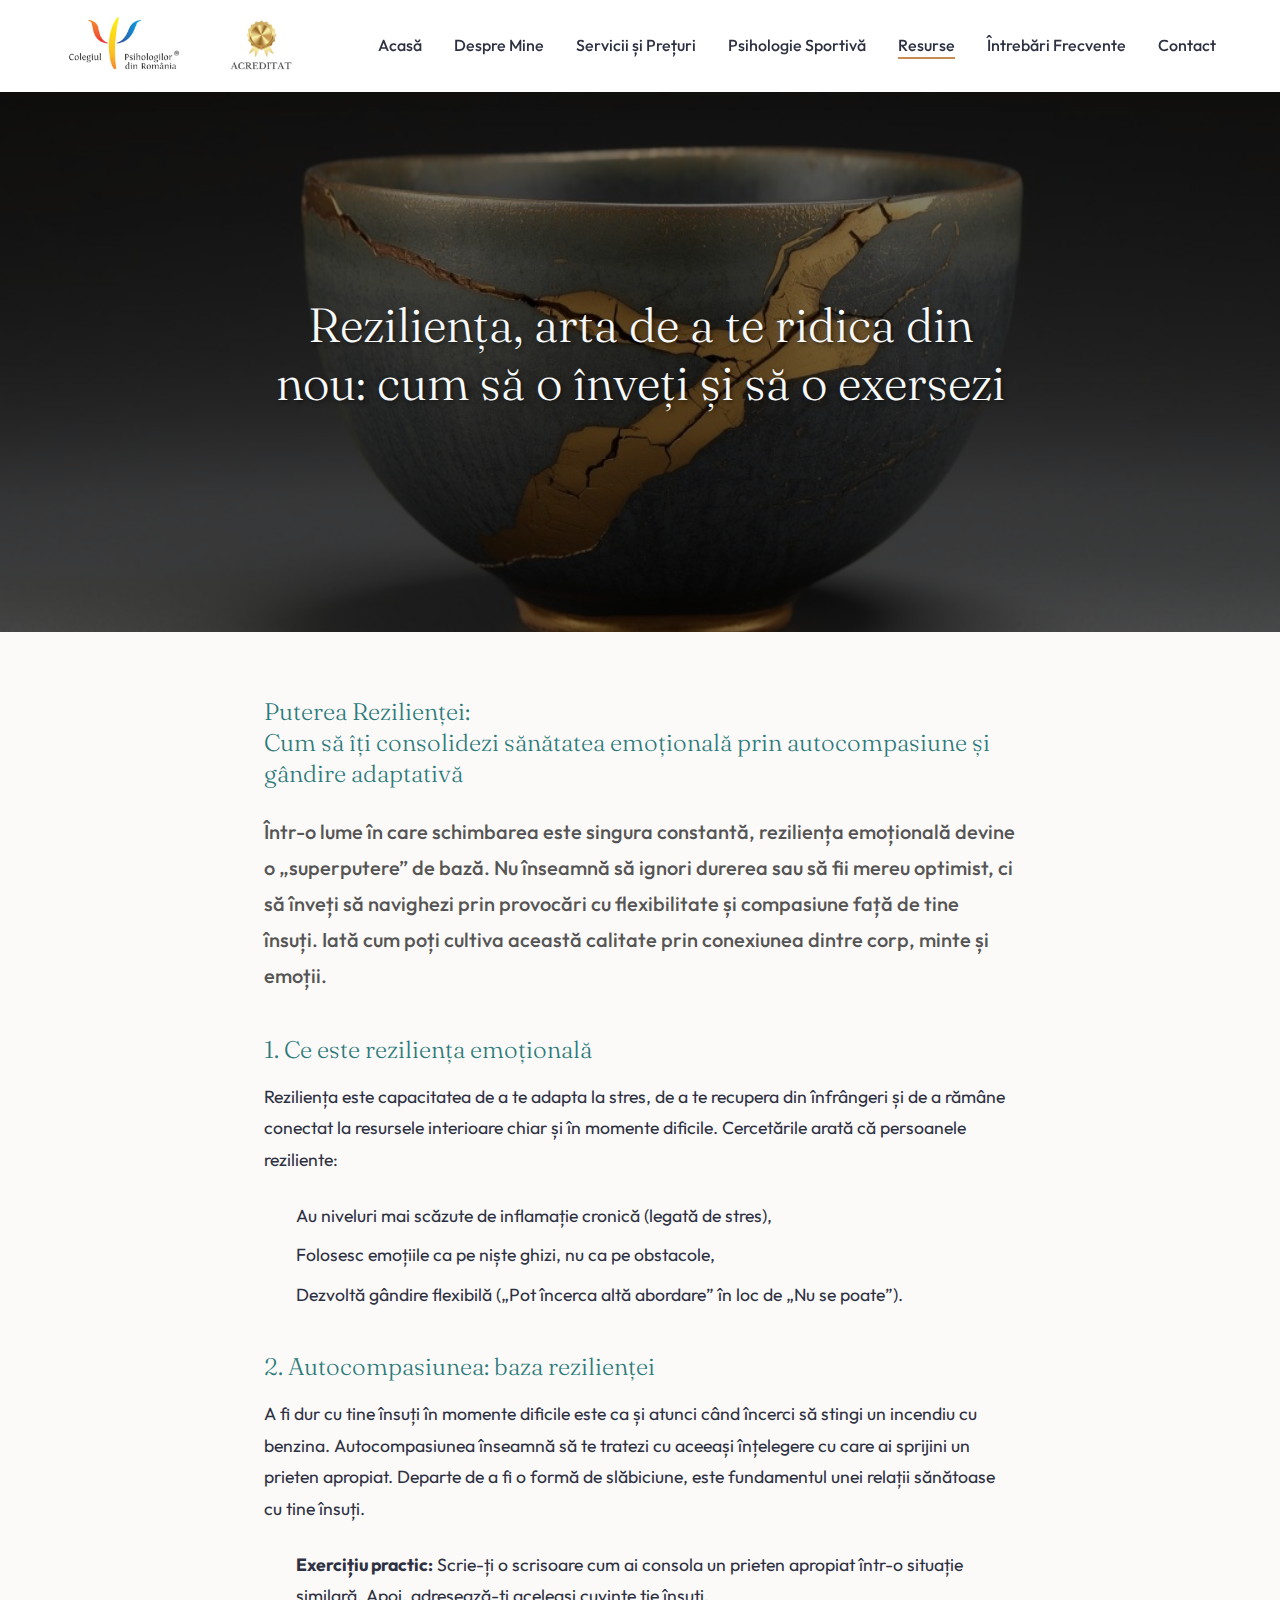
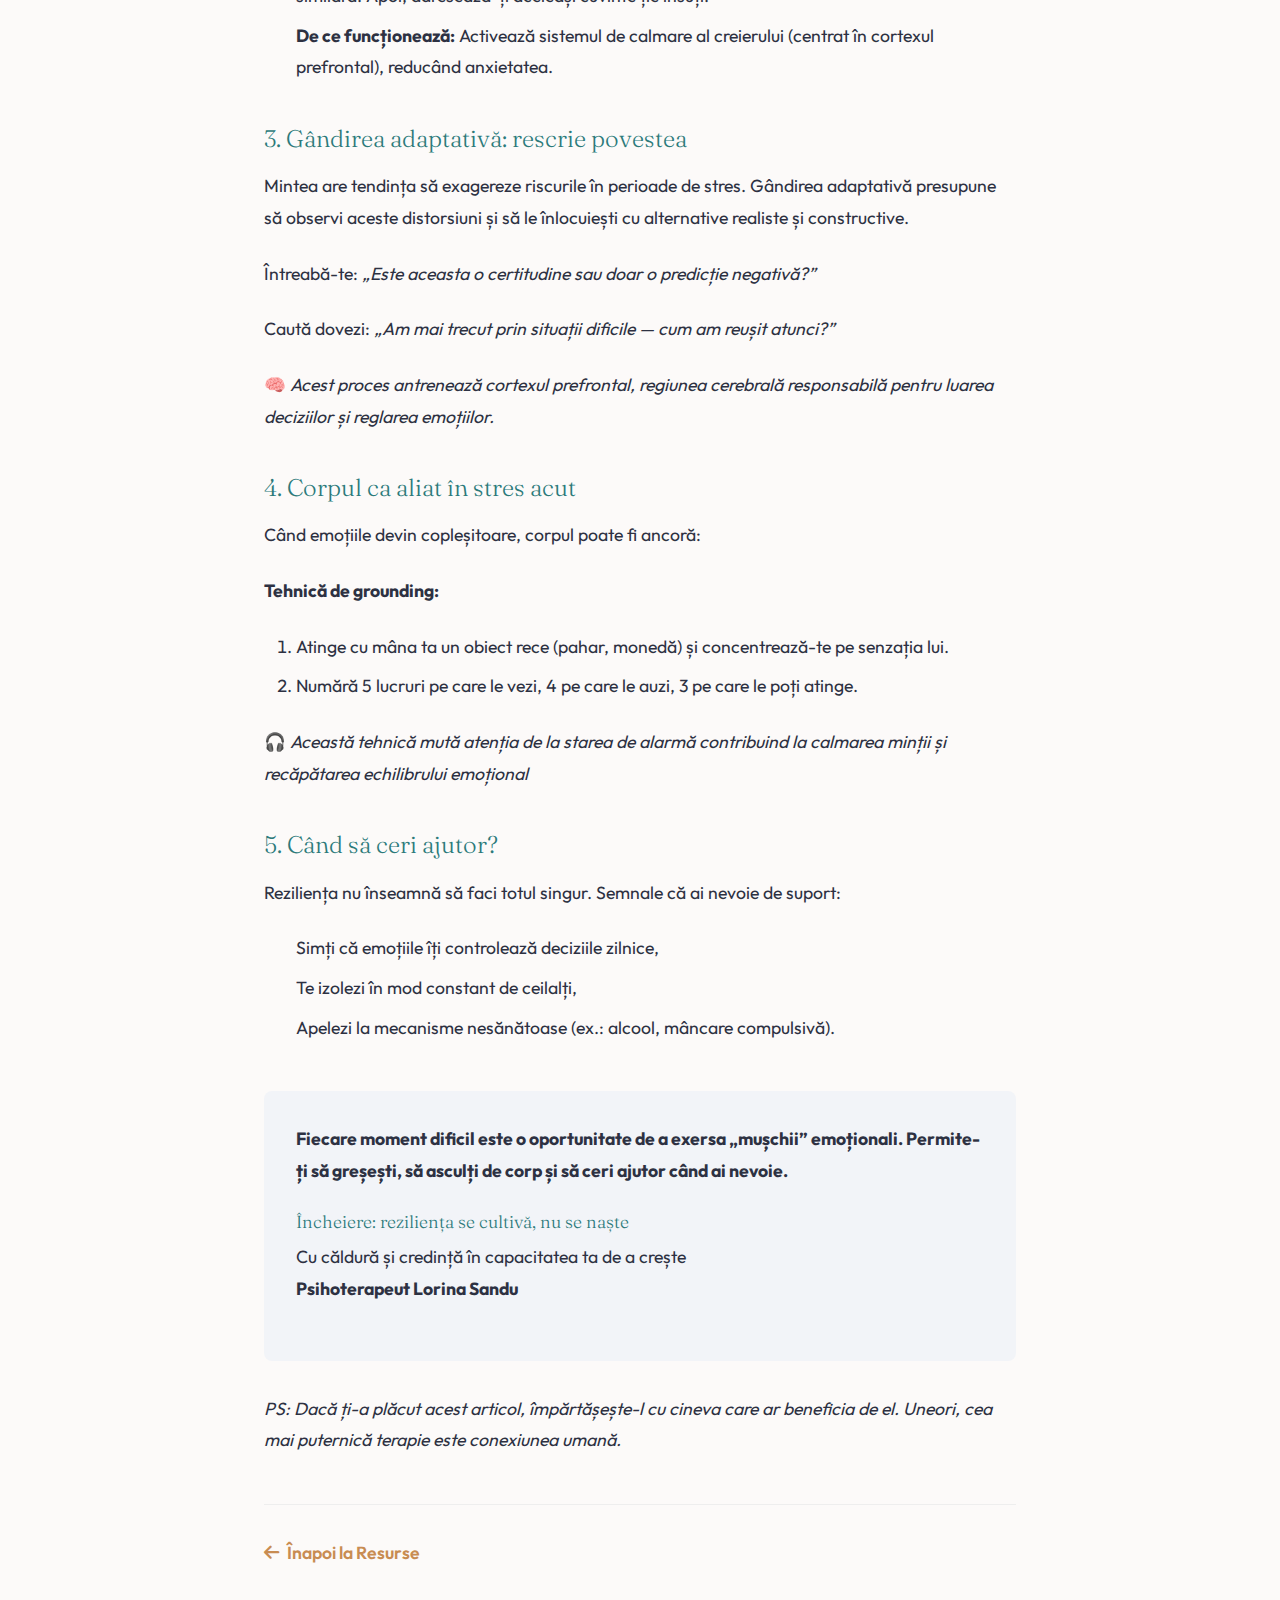
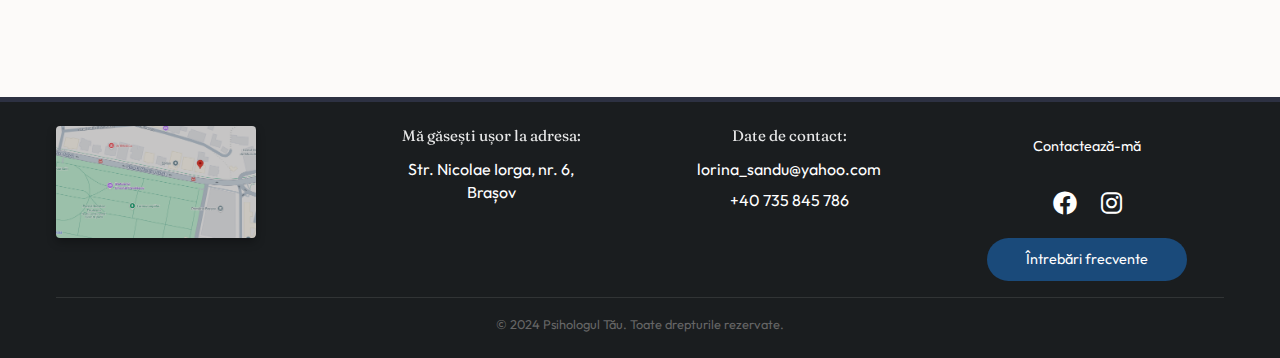
<file: rezilienta.html>
<!DOCTYPE html>
<html lang="ro">

<head>
    <meta charset="UTF-8">
    <meta name="viewport" content="width=device-width, initial-scale=1.0">
    <title>Reziliența, arta de a te ridica din nou | Psihologul Tău</title>
    <meta name="description"
        content="Descoperă cum să îți consolidezi reziliența emoțională prin autocompasiune, gândire adaptativă și tehnici simple de autoreglare zilnică.">
    <!-- Fonts -->
    <link rel="preconnect" href="https://fonts.googleapis.com">
    <link rel="preconnect" href="https://fonts.gstatic.com" crossorigin>
    <link
        href="https://fonts.googleapis.com/css2?family=Fraunces:opsz,wght@9..144,300;400;600&family=Outfit:wght@300;400;500;600&display=swap"
        rel="stylesheet">
    <link rel="stylesheet" href="https://cdnjs.cloudflare.com/ajax/libs/font-awesome/6.0.0/css/all.min.css">
    <!-- Styles -->
    <link rel="stylesheet" href="css/style.css">
    <style>
        /* Specific styles for single article page to match aesthetics */
        .article-hero {
            height: 60vh;
            min-height: 400px;
            position: relative;
            display: flex;
            align-items: center;
            justify-content: center;
            color: white;
            text-align: center;
            overflow: hidden;
            margin-bottom: 4rem;
        }

        .article-hero::before {
            content: '';
            position: absolute;
            top: 0;
            left: 0;
            width: 100%;
            height: 100%;
            background: rgba(0, 0, 0, 0.5);
            /* overlay for readability */
            z-index: 1;
        }

        .article-hero-bg {
            position: absolute;
            top: 0;
            left: 0;
            width: 100%;
            height: 100%;
            object-fit: cover;
            z-index: 0;
        }

        .article-hero-content {
            position: relative;
            z-index: 2;
            padding: 2rem;
            max-width: 800px;
        }

        .article-hero-title {
            font-size: 3rem;
            font-family: var(--font-heading);
            margin-bottom: 1rem;
            line-height: 1.2;
        }

        .article-meta {
            font-size: 1.1rem;
            opacity: 0.9;
        }

        .article-body {
            max-width: 800px;
            margin: 0 auto;
            font-size: 1.1rem;
            line-height: 1.8;
            color: var(--color-text);
            padding-bottom: 4rem;
        }

        .article-body h3 {
            margin-top: 2.5rem;
            margin-bottom: 1rem;
            color: var(--color-primary);
            font-size: 1.5rem;
        }

        .article-body p {
            margin-bottom: 1.5rem;
        }

        .article-body ul,
        .article-body ol {
            margin-bottom: 1.5rem;
            padding-left: 2rem;
        }

        .article-body li {
            margin-bottom: 0.5rem;
        }

        .back-nav {
            margin-top: 3rem;
            padding-top: 2rem;
            border-top: 1px solid #eee;
        }

        .back-link {
            color: var(--color-secondary);
            font-weight: 600;
            text-decoration: none;
            display: inline-flex;
            align-items: center;
            gap: 0.5rem;
            transition: color 0.3s;
        }

        .back-link:hover {
            color: var(--color-primary);
        }
    </style>
</head>

<body>

    <!-- Navigation -->
    <header style="background: rgba(255,255,255,0.95); backdrop-filter: blur(10px);">
        <div class="container nav-container">
            <div class="logo-group">
                <a href="index.html">
                    <img src="images/logo_main.png" alt="Psihologul Tău" class="logo-img">
                </a>
            </div>
            <div class="mobile-menu-btn">☰</div>
            <nav>
                <ul class="nav-links">
                    <li><a href="index.html">Acasă</a></li>
                    <li><a href="despre-mine.html">Despre Mine</a></li>
                    <li><a href="servicii.html">Servicii și Prețuri</a></li>
                    <li><a href="psihologie-sportiva.html">Psihologie Sportivă</a></li>
                    <li><a href="resurse.html" class="active">Resurse</a></li>
                    <li><a href="intrebari.html">Întrebări Frecvente</a></li>
                    <li><a href="contact.html">Contact</a></li>
                </ul>
            </nav>
        </div>
    </header>

    <!-- Article Hero -->
    <!-- Page Header -->
    <!-- Article Hero -->
    <div class="article-hero">
        <img src="images/resilience_hero.jpg" alt="Reziliență" class="article-hero-bg">
        <div class="article-hero-content">
            <h1 class="article-hero-title" style="color: #f8f9fa; text-shadow: 2px 2px 4px rgba(0,0,0,0.5);">Reziliența,
                arta de a te ridica din nou: cum să o
                înveți și să o exersezi</h1>
        </div>
    </div>

    <!-- Article Content -->
    <article class="section" style="padding-top: 0;">
        <div class="container article-body">
            <h2
                style="font-size: 1.5rem; margin-bottom: 1.5rem; color: var(--color-primary); line-height: 1.3; text-align: left;">
                Puterea
                Rezilienței:<br> Cum să îți consolidezi sănătatea emoțională prin autocompasiune și gândire adaptativă
            </h2>

            <p class="lead"
                style="font-size: 1.25rem; color: #555; margin-bottom: 2rem; font-weight: 500; text-align: left;">
                Într-o lume în care schimbarea este singura constantă, reziliența emoțională devine o „superputere” de
                bază. Nu înseamnă să ignori durerea sau să fii mereu optimist, ci să înveți să navighezi prin provocări
                cu flexibilitate și compasiune față de tine însuți. Iată cum poți cultiva această calitate prin
                conexiunea dintre corp, minte și emoții.
            </p>

            <h3>1. Ce este reziliența emoțională</h3>
            <p>Reziliența este capacitatea de a te adapta la stres, de a te recupera din înfrângeri și de a rămâne
                conectat la resursele interioare chiar și în momente dificile. Cercetările arată că persoanele
                reziliente:</p>
            <ul>
                <li>Au niveluri mai scăzute de inflamație cronică (legată de stres),</li>
                <li>Folosesc emoțiile ca pe niște ghizi, nu ca pe obstacole,</li>
                <li>Dezvoltă gândire flexibilă („Pot încerca altă abordare” în loc de „Nu se poate”).</li>
            </ul>

            <h3>2. Autocompasiunea: baza rezilienței</h3>
            <p>A fi dur cu tine însuți în momente dificile este ca și atunci când încerci să stingi un incendiu cu
                benzina. Autocompasiunea înseamnă să te tratezi cu aceeași înțelegere cu care ai sprijini un prieten
                apropiat. Departe de a fi o formă de slăbiciune, este fundamentul unei relații sănătoase cu tine însuți.
            </p>
            <ul>
                <li><strong>Exercițiu practic:</strong> Scrie-ți o scrisoare cum ai consola un prieten apropiat într-o
                    situație similară. Apoi, adresează-ți aceleași cuvinte ție însuți.</li>
                <li><strong>De ce funcționează:</strong> Activează sistemul de calmare al creierului (centrat în
                    cortexul prefrontal), reducând anxietatea.</li>
            </ul>

            <h3>3. Gândirea adaptativă: rescrie povestea</h3>
            <p>Mintea are tendința să exagereze riscurile în perioade de stres. Gândirea adaptativă presupune să observi
                aceste distorsiuni și să le înlocuiești cu alternative realiste și constructive.</p>
            <p>Întreabă-te: <em>„Este aceasta o certitudine sau doar o predicție negativă?”</em></p>
            <p>Caută dovezi: <em>„Am mai trecut prin situații dificile — cum am reușit atunci?”</em></p>
            <p>🧠 <em>Acest proces antrenează cortexul prefrontal, regiunea cerebrală responsabilă pentru luarea
                    deciziilor și reglarea emoțiilor.</em></p>

            <h3>4. Corpul ca aliat în stres acut</h3>
            <p>Când emoțiile devin copleșitoare, corpul poate fi ancoră:</p>
            <p><strong>Tehnică de grounding:</strong></p>
            <ol>
                <li>Atinge cu mâna ta un obiect rece (pahar, monedă) și concentrează-te pe senzația lui.</li>
                <li>Numără 5 lucruri pe care le vezi, 4 pe care le auzi, 3 pe care le poți atinge.</li>
            </ol>
            <p>🎧 <em>Această tehnică mută atenția de la starea de alarmă contribuind la calmarea minții și recăpătarea
                    echilibrului emoțional</em></p>

            <h3>5. Când să ceri ajutor?</h3>
            <p>Reziliența nu înseamnă să faci totul singur. Semnale că ai nevoie de suport:</p>
            <ul>
                <li>Simți că emoțiile îți controlează deciziile zilnice,</li>
                <li>Te izolezi în mod constant de ceilalți,</li>
                <li>Apelezi la mecanisme nesănătoase (ex.: alcool, mâncare compulsivă).</li>
            </ul>

            <div
                style="margin-top: 3rem; margin-bottom: 2rem; padding: 2rem; background-color: var(--color-light-gray); border-radius: 8px;">
                <p><strong>Fiecare moment dificil este o oportunitate de a exersa „mușchii” emoționali. Permite-ți să
                        greșești, să asculți de corp și să ceri ajutor când ai nevoie.</strong></p>
                <div style="margin-top: 1.5rem;">
                    <h4 style="color: var(--color-primary); margin-bottom: 0.5rem; font-family: var(--font-heading);">
                        Încheiere: reziliența se cultivă, nu se naște</h4>
                    <p>Cu căldură și credință în capacitatea ta de a crește<br>
                        <strong>Psihoterapeut Lorina Sandu</strong>
                    </p>
                </div>
            </div>

            <p><em>PS: Dacă ți-a plăcut acest articol, împărtășește-l cu cineva care ar beneficia de el. Uneori, cea mai
                    puternică terapie este conexiunea umană.</em></p>

            <div class="back-nav">
                <a href="resurse.html" class="back-link">
                    <i class="fas fa-arrow-left"></i> Înapoi la Resurse
                </a>
            </div>
        </div>
    </article>

    <!-- Footer -->
    <footer>
        <div class="container">
            <div class="footer-grid">
                <!-- Col 1: Map -->
                <div class="footer-col">
                    <div class="footer-map-container">
                        <a href="https://www.google.com/maps/place/Strada+Nicolae+Iorga+6,+Bra%C8%99ov+500057,+Rom%C3%A2nia/@45.646532,25.594391,13z/data=!4m6!3m5!1s0x40b35b7907064365:0x862333d178ecefff!8m2!3d45.6465324!4d25.5943915!16s%2Fg%2F11bw3_378p?hl=ro-RO&entry=ttu&g_ep=EgoyMDI1MTIwOS4wIKXMDSoASAFQAw%3D%3D"
                            target="_blank">
                            <img src="images/harta-brasov.png" alt="Harta Brasov">
                        </a>
                    </div>
                </div>

                <!-- Col 2: Address -->
                <div class="footer-col" style="text-align: center;">
                    <h4>Mă găsești ușor la adresa:</h4>
                    <div class="footer-contact-info">
                        <p>Str. Nicolae Iorga, nr. 6,<br>Brașov</p>
                    </div>
                </div>

                <!-- Col 3: Contact -->
                <div class="footer-col" style="text-align: center;">
                    <h4>Date de contact:</h4>
                    <div class="footer-contact-info">
                        <p>lorina_sandu@yahoo.com</p>
                        <p>+40 735 845 786</p>
                    </div>
                </div>

                <!-- Col 4: Actions -->
                <div class="footer-col footer-actions">
                    <a href="contact.html" class="footer-btn btn-contact-green">Contactează-mă</a>
                    <div class="footer-socials">
                        <a href="#"><i class="fab fa-facebook"></i></a>
                        <a href="#"><i class="fab fa-instagram"></i></a>
                    </div>
                    <a href="intrebari.html" class="footer-btn btn-faq-blue">Întrebări frecvente</a>
                </div>
            </div>
            <div class="copyright">
                &copy; 2024 Psihologul Tău. Toate drepturile rezervate.
            </div>
        </div>
    </footer>

    <script src="js/script.js"></script>
</body>

</html>
</file>
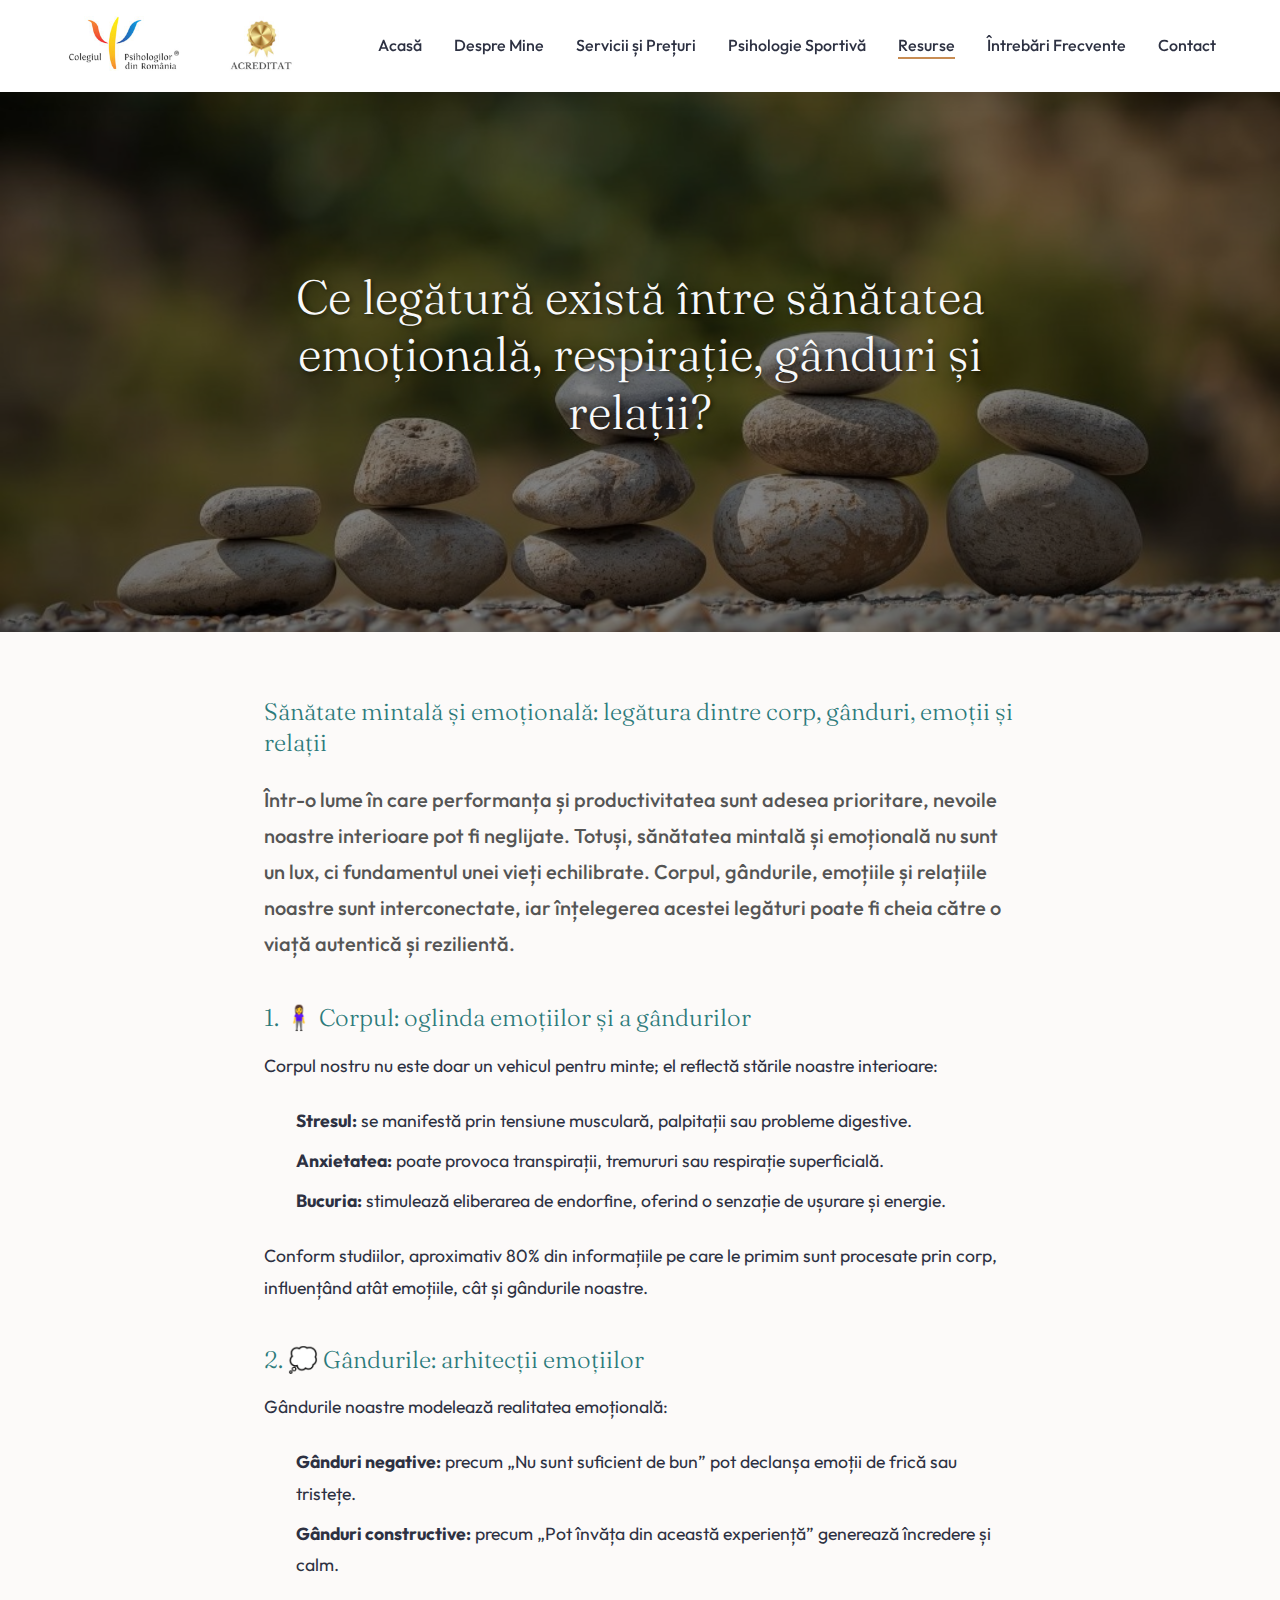
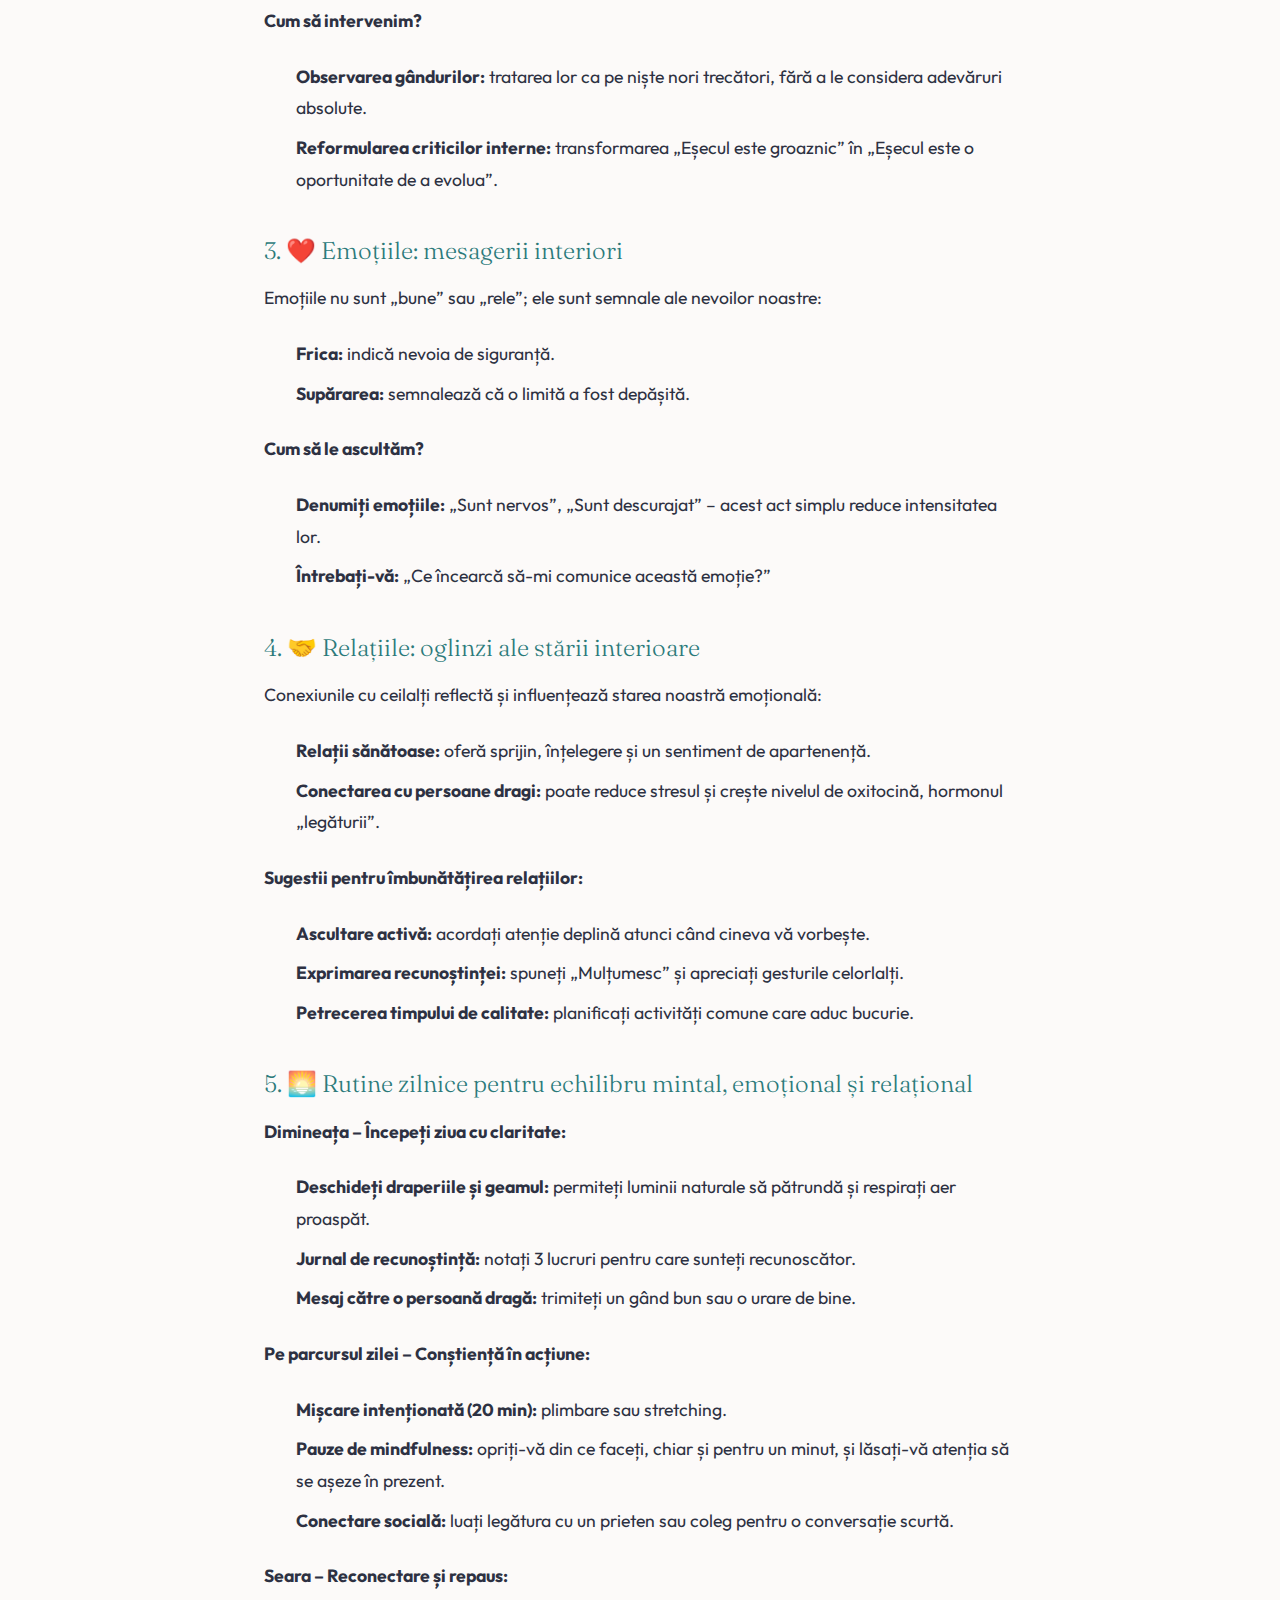
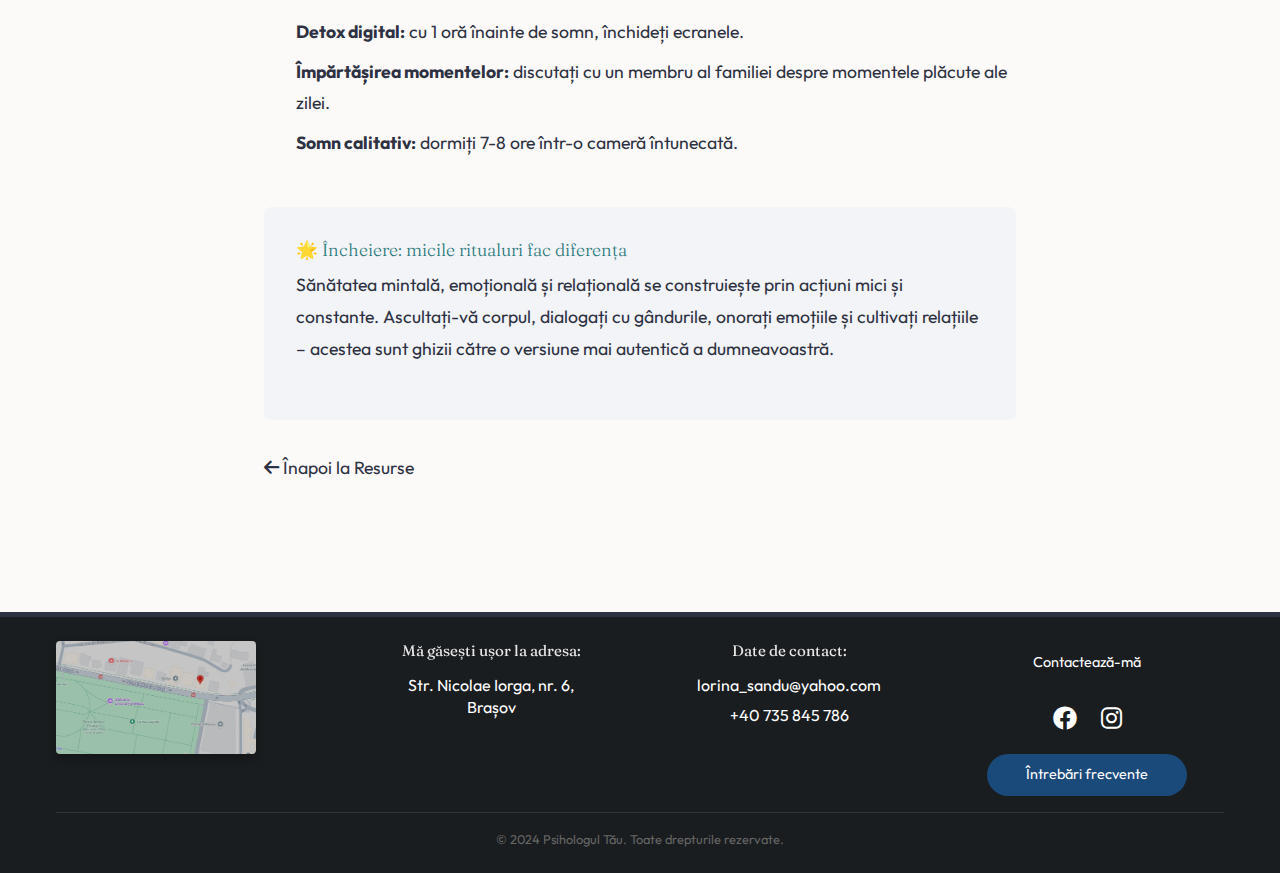
<file: sanatate-emotionala.html>
<!DOCTYPE html>
<html lang="ro">

<head>
    <meta charset="UTF-8">
    <meta name="viewport" content="width=device-width, initial-scale=1.0">
    <title>Sănătatea emoțională | Psihologul Tău</title>
    <meta name="description"
        content="Corpul, mintea, emoțiile și relațiile tale formează un sistem interconectat. Echilibrul interior influențează tot ce trăiești.">
    <!-- Fonts -->
    <link rel="preconnect" href="https://fonts.googleapis.com">
    <link rel="preconnect" href="https://fonts.gstatic.com" crossorigin>
    <link
        href="https://fonts.googleapis.com/css2?family=Fraunces:opsz,wght@9..144,300;400;600&family=Outfit:wght@300;400;500;600&display=swap"
        rel="stylesheet">
    <link rel="stylesheet" href="https://cdnjs.cloudflare.com/ajax/libs/font-awesome/6.0.0/css/all.min.css">
    <!-- Styles -->
    <link rel="stylesheet" href="css/style.css">
    </style>
</head>

<body>

    <!-- Navigation -->
    <header style="background: rgba(255,255,255,0.95); backdrop-filter: blur(10px);">
        <div class="container nav-container">
            <div class="logo-group">
                <a href="index.html">
                    <img src="images/logo_main.png" alt="Psihologul Tău" class="logo-img">
                </a>
            </div>
            <div class="mobile-menu-btn">☰</div>
            <nav>
                <ul class="nav-links">
                    <li><a href="index.html">Acasă</a></li>
                    <li><a href="despre-mine.html">Despre Mine</a></li>
                    <li><a href="servicii.html">Servicii și Prețuri</a></li>
                    <li><a href="psihologie-sportiva.html">Psihologie Sportivă</a></li>
                    <li><a href="resurse.html" class="active">Resurse</a></li>
                    <li><a href="intrebari.html">Întrebări Frecvente</a></li>
                    <li><a href="contact.html">Contact</a></li>
                </ul>
            </nav>
        </div>
    </header>

    <!-- Article Hero -->
    <!-- Page Header -->
    <!-- Article Hero -->
    <div class="article-hero">
        <img src="images/emotional_health_hero.jpg" alt="Echilibru Emoțional" class="article-hero-bg">
        <div class="article-hero-content">
            <h1 class="article-hero-title" style="color: #f8f9fa; text-shadow: 2px 2px 4px rgba(0,0,0,0.5);">Ce legătură
                există între sănătatea emoțională,
                respirație, gânduri și relații?</h1>
        </div>
    </div>

    <!-- Article Content -->
    <article class="section" style="padding-top: 0;">
        <div class="container article-body">
            <h2
                style="font-size: 1.5rem; margin-bottom: 1.5rem; color: var(--color-primary); line-height: 1.3; text-align: left;">
                Sănătate mintală și emoțională: legătura dintre corp, gânduri, emoții și relații</h2>

            <p class="lead"
                style="font-size: 1.25rem; color: #555; margin-bottom: 2rem; font-weight: 500; text-align: left;">
                Într-o lume în care performanța și productivitatea sunt adesea prioritare, nevoile noastre interioare
                pot fi neglijate. Totuși, sănătatea mintală și emoțională nu sunt un lux, ci fundamentul unei vieți
                echilibrate. Corpul, gândurile, emoțiile și relațiile noastre sunt interconectate, iar înțelegerea
                acestei legături poate fi cheia către o viață autentică și rezilientă.
            </p>

            <h3>1. 🧍‍♀️ Corpul: oglinda emoțiilor și a gândurilor</h3>
            <p>Corpul nostru nu este doar un vehicul pentru minte; el reflectă stările noastre interioare:</p>
            <ul>
                <li><strong>Stresul:</strong> se manifestă prin tensiune musculară, palpitații sau probleme digestive.
                </li>
                <li><strong>Anxietatea:</strong> poate provoca transpirații, tremururi sau respirație superficială.</li>
                <li><strong>Bucuria:</strong> stimulează eliberarea de endorfine, oferind o senzație de ușurare și
                    energie.</li>
            </ul>
            <p>Conform studiilor, aproximativ 80% din informațiile pe care le primim sunt procesate prin corp,
                influențând atât emoțiile, cât și gândurile noastre.</p>

            <h3>2. 💭 Gândurile: arhitecții emoțiilor</h3>
            <p>Gândurile noastre modelează realitatea emoțională:</p>
            <ul>
                <li><strong>Gânduri negative:</strong> precum „Nu sunt suficient de bun” pot declanșa emoții de frică
                    sau tristețe.</li>
                <li><strong>Gânduri constructive:</strong> precum „Pot învăța din această experiență” generează
                    încredere și calm.</li>
            </ul>
            <p><strong>Cum să intervenim?</strong></p>
            <ul>
                <li><strong>Observarea gândurilor:</strong> tratarea lor ca pe niște nori trecători, fără a le considera
                    adevăruri absolute.</li>
                <li><strong>Reformularea criticilor interne:</strong> transformarea „Eșecul este groaznic” în „Eșecul
                    este o oportunitate de a evolua”.</li>
            </ul>

            <h3>3. ❤️ Emoțiile: mesagerii interiori</h3>
            <p>Emoțiile nu sunt „bune” sau „rele”; ele sunt semnale ale nevoilor noastre:</p>
            <ul>
                <li><strong>Frica:</strong> indică nevoia de siguranță.</li>
                <li><strong>Supărarea:</strong> semnalează că o limită a fost depășită.</li>
            </ul>
            <p><strong>Cum să le ascultăm?</strong></p>
            <ul>
                <li><strong>Denumiți emoțiile:</strong> „Sunt nervos”, „Sunt descurajat” – acest act simplu reduce
                    intensitatea lor.</li>
                <li><strong>Întrebați-vă:</strong> „Ce încearcă să-mi comunice această emoție?”</li>
            </ul>

            <h3>4. 🤝 Relațiile: oglinzi ale stării interioare</h3>
            <p>Conexiunile cu ceilalți reflectă și influențează starea noastră emoțională:</p>
            <ul>
                <li><strong>Relații sănătoase:</strong> oferă sprijin, înțelegere și un sentiment de apartenență.</li>
                <li><strong>Conectarea cu persoane dragi:</strong> poate reduce stresul și crește nivelul de oxitocină,
                    hormonul „legăturii”.</li>
            </ul>
            <p><strong>Sugestii pentru îmbunătățirea relațiilor:</strong></p>
            <ul>
                <li><strong>Ascultare activă:</strong> acordați atenție deplină atunci când cineva vă vorbește.</li>
                <li><strong>Exprimarea recunoștinței:</strong> spuneți „Mulțumesc” și apreciați gesturile celorlalți.
                </li>
                <li><strong>Petrecerea timpului de calitate:</strong> planificați activități comune care aduc bucurie.
                </li>
            </ul>

            <h3>5. 🌅 Rutine zilnice pentru echilibru mintal, emoțional și relațional</h3>
            <p><strong>Dimineața – Începeți ziua cu claritate:</strong></p>
            <ul>
                <li><strong>Deschideți draperiile și geamul:</strong> permiteți luminii naturale să pătrundă și
                    respirați aer proaspăt.</li>
                <li><strong>Jurnal de recunoștință:</strong> notați 3 lucruri pentru care sunteți recunoscător.</li>
                <li><strong>Mesaj către o persoană dragă:</strong> trimiteți un gând bun sau o urare de bine.</li>
            </ul>

            <p><strong>Pe parcursul zilei – Conștiență în acțiune:</strong></p>
            <ul>
                <li><strong>Mișcare intenționată (20 min):</strong> plimbare sau stretching.</li>
                <li><strong>Pauze de mindfulness:</strong> opriți-vă din ce faceți, chiar și pentru un minut, și
                    lăsați-vă atenția să se așeze în prezent.</li>
                <li><strong>Conectare socială:</strong> luați legătura cu un prieten sau coleg pentru o conversație
                    scurtă.</li>
            </ul>

            <p><strong>Seara – Reconectare și repaus:</strong></p>
            <ul>
                <li><strong>Detox digital:</strong> cu 1 oră înainte de somn, închideți ecranele.</li>
                <li><strong>Împărtășirea momentelor:</strong> discutați cu un membru al familiei despre momentele
                    plăcute ale zilei.</li>
                <li><strong>Somn calitativ:</strong> dormiți 7-8 ore într-o cameră întunecată.</li>
            </ul>

            <div
                style="margin-top: 3rem; margin-bottom: 2rem; padding: 2rem; background-color: var(--color-light-gray); border-radius: 8px;">
                <h4 style="color: var(--color-primary); margin-bottom: 0.5rem; font-family: var(--font-heading);">🌟
                    Încheiere: micile ritualuri fac diferența</h4>
                <p>Sănătatea mintală, emoțională și relațională se construiește prin acțiuni mici și constante.
                    Ascultați-vă corpul, dialogați cu gândurile, onorați emoțiile și cultivați relațiile – acestea sunt
                    ghizii către o versiune mai autentică a dumneavoastră.</p>
            </div>

            <div class="back-nav">
                <a href="resurse.html" class="back-link">
                    <i class="fas fa-arrow-left"></i> Înapoi la Resurse
                </a>
            </div>
        </div>
    </article>

    <!-- Footer -->
    <footer>
        <div class="container">
            <div class="footer-grid">
                <!-- Col 1: Map -->
                <div class="footer-col">
                    <div class="footer-map-container">
                        <a href="https://www.google.com/maps/place/Strada+Nicolae+Iorga+6,+Bra%C8%99ov+500057,+Rom%C3%A2nia/@45.646532,25.594391,13z/data=!4m6!3m5!1s0x40b35b7907064365:0x862333d178ecefff!8m2!3d45.6465324!4d25.5943915!16s%2Fg%2F11bw3_378p?hl=ro-RO&entry=ttu&g_ep=EgoyMDI1MTIwOS4wIKXMDSoASAFQAw%3D%3D"
                            target="_blank">
                            <img src="images/harta-brasov.png" alt="Harta Brasov">
                        </a>
                    </div>
                </div>

                <!-- Col 2: Address -->
                <div class="footer-col" style="text-align: center;">
                    <h4>Mă găsești ușor la adresa:</h4>
                    <div class="footer-contact-info">
                        <p>Str. Nicolae Iorga, nr. 6,<br>Brașov</p>
                    </div>
                </div>

                <!-- Col 3: Contact -->
                <div class="footer-col" style="text-align: center;">
                    <h4>Date de contact:</h4>
                    <div class="footer-contact-info">
                        <p>lorina_sandu@yahoo.com</p>
                        <p>+40 735 845 786</p>
                    </div>
                </div>

                <!-- Col 4: Actions -->
                <div class="footer-col footer-actions">
                    <a href="contact.html" class="footer-btn btn-contact-green">Contactează-mă</a>
                    <div class="footer-socials">
                        <a href="#"><i class="fab fa-facebook"></i></a>
                        <a href="#"><i class="fab fa-instagram"></i></a>
                    </div>
                    <a href="intrebari.html" class="footer-btn btn-faq-blue">Întrebări frecvente</a>
                </div>
            </div>
            <div class="copyright">
                &copy; 2024 Psihologul Tău. Toate drepturile rezervate.
            </div>
        </div>
    </footer>

    <script src="js/script.js"></script>
</body>

</html>
</file>
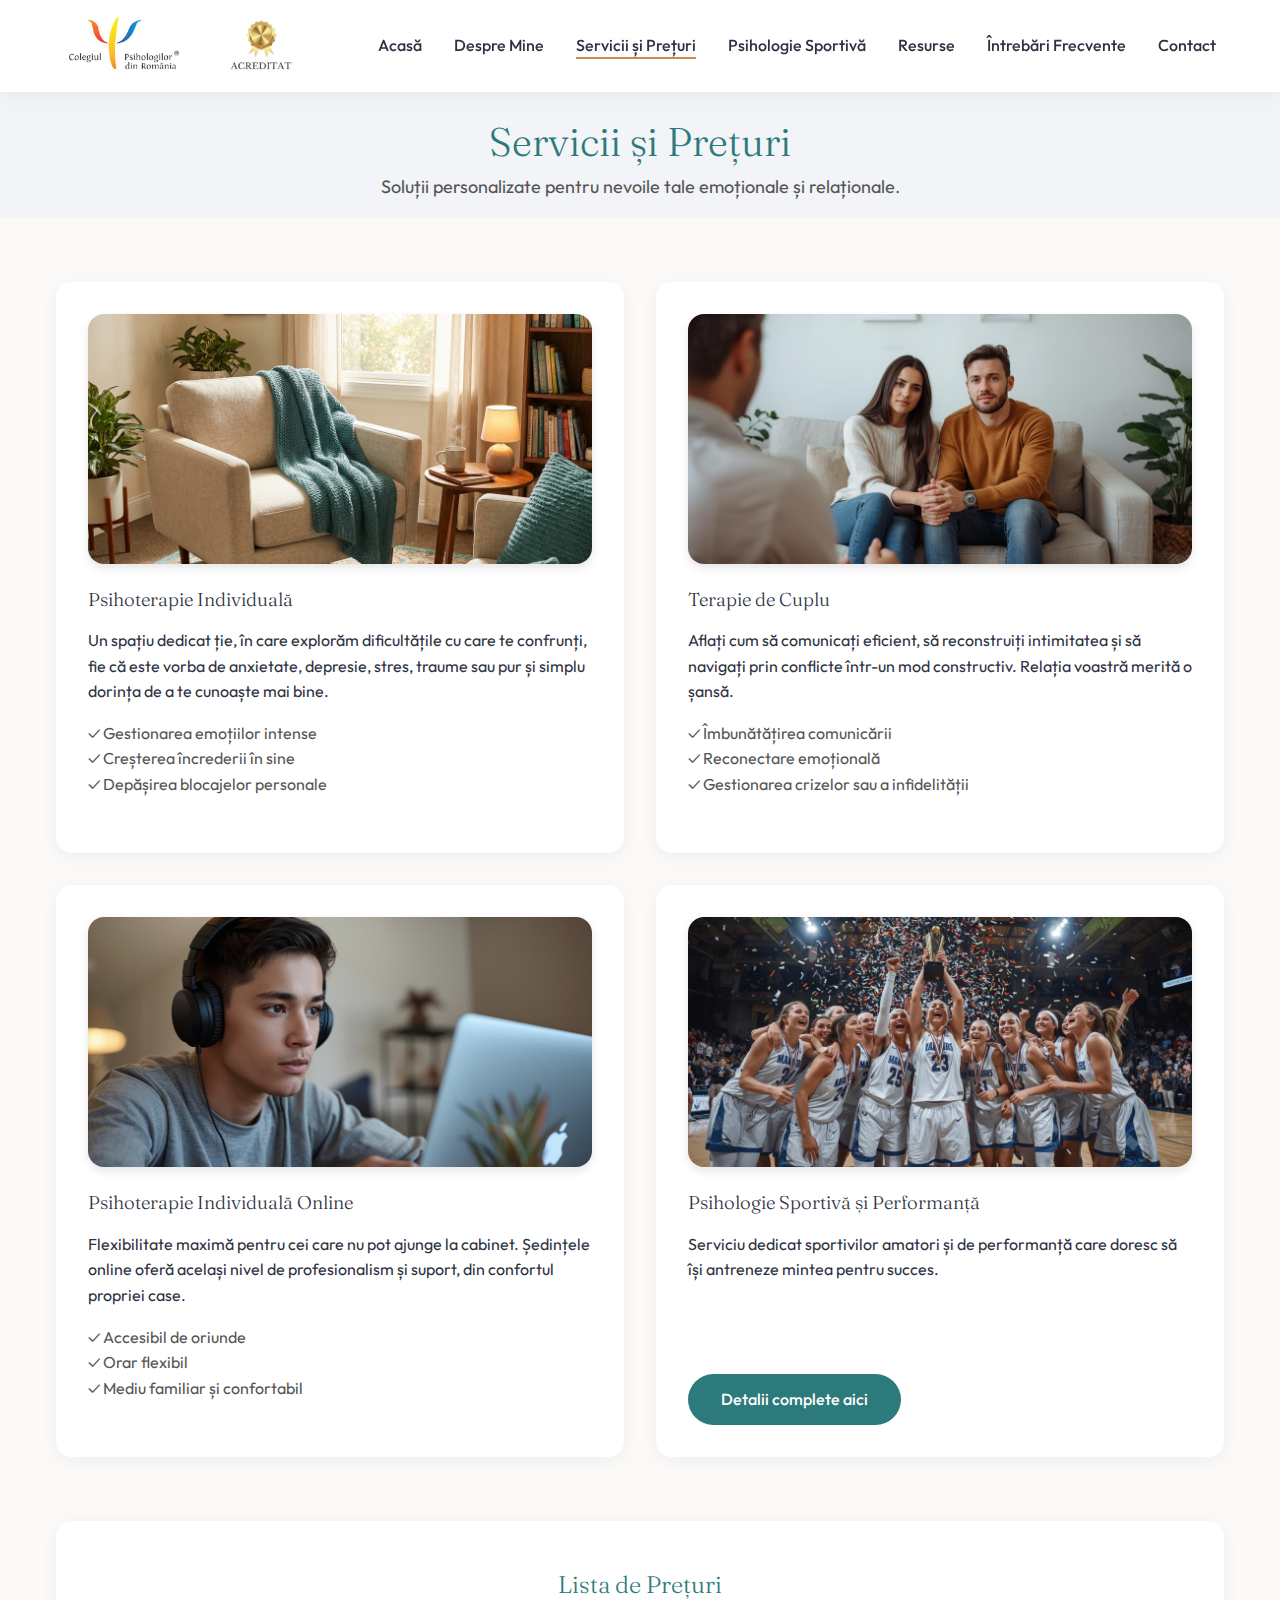
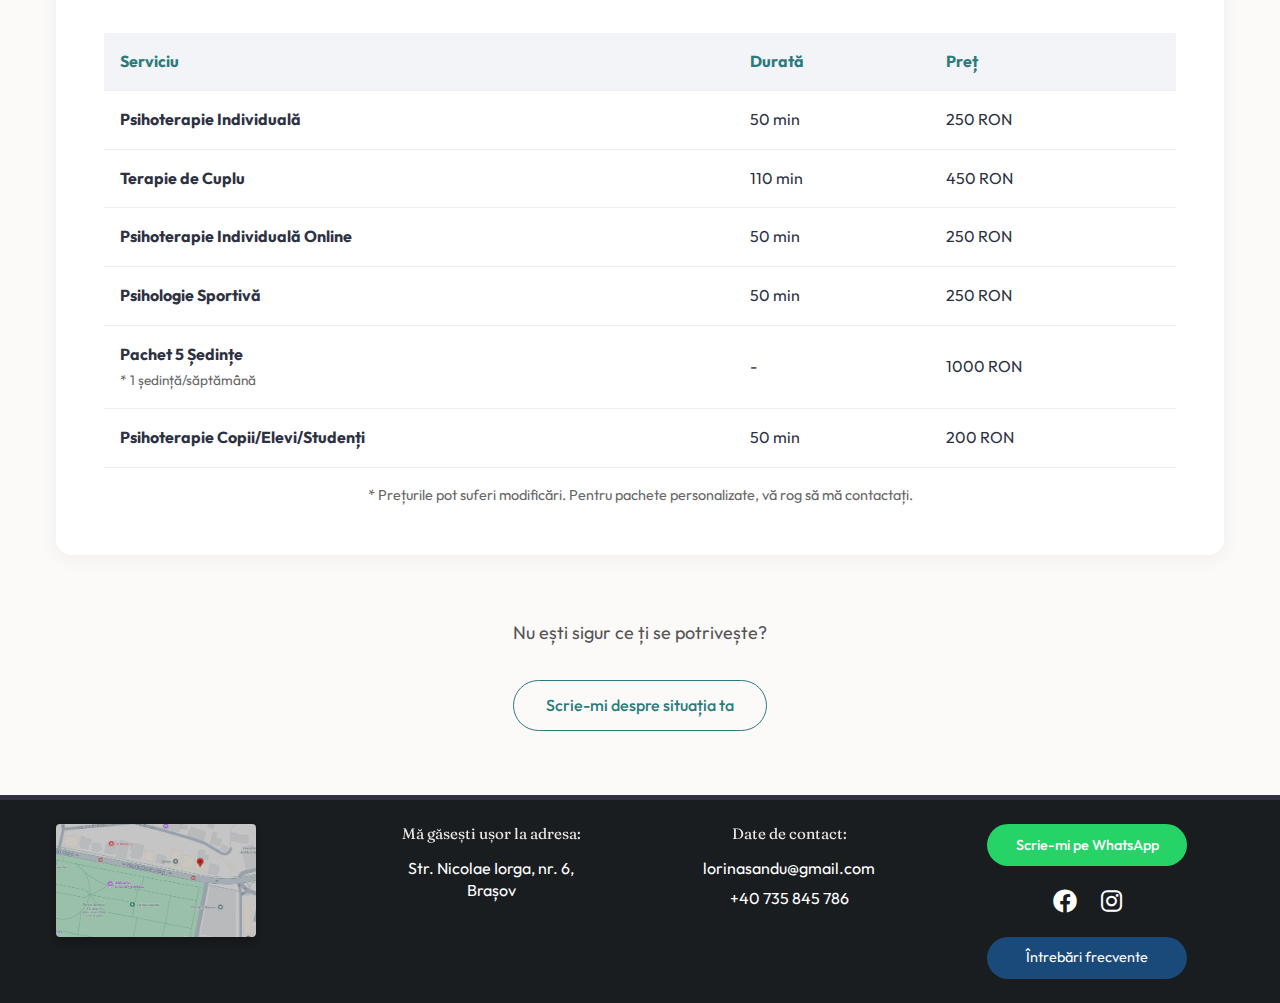
<file: servicii.html>
<!DOCTYPE html>
<html lang="ro">

<head>
    <!-- Google tag (gtag.js) -->
    <script async src="https://www.googletagmanager.com/gtag/js?id=G-HDL8LJRQ14"></script>
    <script>
        window.dataLayer = window.dataLayer || [];
        function gtag() { dataLayer.push(arguments); }
        gtag('js', new Date());

        gtag('config', 'G-HDL8LJRQ14');
    </script>
    <meta charset="UTF-8">
    <meta name="viewport" content="width=device-width, initial-scale=1.0">
    <title>Servicii | Psihologul Tău</title>
    <meta name="description"
        content="Servicii de psihoterapie individuală, terapie de cuplu și dezvoltare personală. Abordare personalizată pentru nevoile tale.">
    <!-- Fonts -->
    <link rel="preconnect" href="https://fonts.googleapis.com">
    <link rel="preconnect" href="https://fonts.gstatic.com" crossorigin>
    <link
        href="https://fonts.googleapis.com/css2?family=Fraunces:opsz,wght@9..144,300;400;600&family=Outfit:wght@300;400;500;600&display=swap"
        rel="stylesheet">
    <link rel="stylesheet" href="https://cdnjs.cloudflare.com/ajax/libs/font-awesome/6.0.0/css/all.min.css">
    <!-- Styles -->
    <link rel="stylesheet" href="css/style.css">
    <style>
        .service-detail-card {
            background: #fff;
            padding: 3rem;
            margin-bottom: 2rem;
            border-radius: 16px;
            box-shadow: 0 4px 20px rgba(0, 0, 0, 0.05);
            display: grid;
            grid-template-columns: 1fr 2fr;
            gap: 2rem;
            align-items: center;
        }

        .service-detail-icon {
            font-size: 5rem;
            color: var(--color-secondary);
            text-align: center;
            background: var(--color-light-gray);
            padding: 2rem;
            border-radius: 50%;
            width: 150px;
            height: 150px;
            display: flex;
            align-items: center;
            justify-content: center;
            margin: 0 auto;
        }

        @media(max-width: 768px) {
            .service-detail-card {
                grid-template-columns: 1fr;
                text-align: center;
                padding: 2rem;
            }
        }
    </style>
</head>

<body>

    <!-- Navigation -->
    <header>
        <div class="container nav-container">
            <div class="logo-group">
                <a href="index.html">
                    <img src="images/logo_main.png" alt="Psihologul Tău" class="logo-img">
                </a>
            </div>
            <div class="mobile-menu-btn">☰</div>
            <nav>
                <ul class="nav-links">
                    <li><a href="index.html">Acasă</a></li>
                    <li><a href="despre-mine.html">Despre Mine</a></li>
                    <li><a href="servicii.html" class="active">Servicii și Prețuri</a></li>
                    <li><a href="psihologie-sportiva.html">Psihologie Sportivă</a></li>
                    <li><a href="resurse.html">Resurse</a></li>
                    <li><a href="intrebari.html">Întrebări Frecvente</a></li>
                    <li><a href="contact.html">Contact</a></li>
                </ul>
            </nav>
        </div>
    </header>

    <!-- Page Header -->
    <!-- Page Header -->
    <section class="section"
        style="background-color: var(--color-light-gray); padding-top: 1.5rem; padding-bottom: 1rem;">
        <div class="container text-center">
            <h1 class="section-title" style="margin-bottom: 0.3rem;">Servicii și Prețuri</h1>
            <p class="lead" style="margin-top: 0; margin-bottom: 0;">Soluții personalizate pentru nevoile tale
                emoționale și relaționale.</p>
        </div>
    </section>

    <!-- Services List -->
    <section class="section">
        <div class="container">

            <!-- Services Grid -->
            <div class="services-layout-grid">
                <!-- Service 1: Individual -->
                <article class="service-card-vertical">
                    <img src="images/therapy_individual_new.png" alt="Psihoterapie Individuală" class="service-img">
                    <div class="service-content">
                        <h3>Psihoterapie Individuală</h3>
                        <p style="margin: 1rem 0;">Un spațiu dedicat ție, în care explorăm dificultățile cu care te
                            confrunți, fie că este vorba de anxietate, depresie, stres, traume sau pur și simplu dorința
                            de
                            a te cunoaște mai bine.</p>
                        <ul style="margin-bottom: 1.5rem; color: #555;">
                            <li>✓ Gestionarea emoțiilor intense</li>
                            <li>✓ Creșterea încrederii în sine</li>
                            <li>✓ Depășirea blocajelor personale</li>
                        </ul>
                    </div>
                </article>

                <!-- Service 2: Couples -->
                <article class="service-card-vertical">
                    <img src="images/therapy_couples_session.jpg" alt="Terapie de Cuplu" class="service-img">
                    <div class="service-content">
                        <h3>Terapie de Cuplu</h3>
                        <p style="margin: 1rem 0;">Aflați cum să comunicați eficient, să reconstruiți intimitatea și să
                            navigați prin conflicte într-un mod constructiv. Relația voastră merită o șansă.</p>
                        <ul style="margin-bottom: 1.5rem; color: #555;">
                            <li>✓ Îmbunătățirea comunicării</li>
                            <li>✓ Reconectare emoțională</li>
                            <li>✓ Gestionarea crizelor sau a infidelității</li>
                        </ul>
                    </div>
                </article>

                <!-- Service 3: Online -->
                <article class="service-card-vertical">
                    <img src="images/therapy_online_new.jpg" alt="Consiliere Online" class="service-img">
                    <div class="service-content">
                        <h3>Psihoterapie Individuală Online</h3>
                        <p style="margin: 1rem 0;">Flexibilitate maximă pentru cei care nu pot ajunge la cabinet.
                            Ședințele
                            online oferă același nivel de profesionalism și suport, din confortul propriei case.</p>
                        <ul style="margin-bottom: 1.5rem; color: #555;">
                            <li>✓ Accesibil de oriunde</li>
                            <li>✓ Orar flexibil</li>
                            <li>✓ Mediu familiar și confortabil</li>
                        </ul>
                    </div>
                </article>

                <!-- Service 4: Sports -->
                <article class="service-card-vertical">
                    <img src="images/therapy_sports_team.jpg" alt="Psihologie Sportivă" class="service-img">
                    <div class="service-content">
                        <h3>Psihologie Sportivă și Performanță</h3>
                        <p style="margin: 1rem 0;">Serviciu dedicat sportivilor amatori și de performanță care doresc să
                            își
                            antreneze mintea pentru succes.</p>
                        <a href="psihologie-sportiva.html" class="btn btn-primary"
                            style="margin-top: auto; align-self: flex-start;">Detalii complete aici</a>
                    </div>
                </article>
            </div>

            <!-- Pricing Table -->
            <div class="pricing-section">
                <h2 class="text-center" style="margin-bottom: 2rem; color: var(--color-primary);">Lista de Prețuri</h2>
                <div class="table-container">
                    <table class="pricing-table">
                        <thead>
                            <tr>
                                <th>Serviciu</th>
                                <th>Durată</th>
                                <th>Preț</th>
                            </tr>
                        </thead>
                        <tbody>
                            <tr>
                                <td data-label="Serviciu"><strong>Psihoterapie Individuală</strong></td>
                                <td data-label="Durată">50 min</td>
                                <td data-label="Preț">250 RON</td>
                            </tr>
                            <tr>
                                <td data-label="Serviciu"><strong>Terapie de Cuplu</strong></td>
                                <td data-label="Durată">110 min</td>
                                <td data-label="Preț">450 RON</td>
                            </tr>
                            <tr>
                                <td data-label="Serviciu"><strong>Psihoterapie Individuală Online</strong></td>
                                <td data-label="Durată">50 min</td>
                                <td data-label="Preț">250 RON</td>
                            </tr>
                            <tr>
                                <td data-label="Serviciu"><strong>Psihologie Sportivă</strong></td>
                                <td data-label="Durată">50 min</td>
                                <td data-label="Preț">250 RON</td>
                            </tr>
                            <tr>
                                <td data-label="Serviciu">
                                    <div>
                                        <strong>Pachet 5 Ședințe</strong>
                                        <span class="service-note">* 1 ședință/săptămână</span>
                                    </div>
                                </td>
                                <td data-label="Durată">-</td>
                                <td data-label="Preț">1000 RON</td>
                            </tr>
                            <tr>
                                <td data-label="Serviciu"><strong>Psihoterapie Copii/Elevi/Studenți</strong></td>
                                <td data-label="Durată">50 min</td>
                                <td data-label="Preț">200 RON</td>
                            </tr>
                        </tbody>
                    </table>
                </div>
                <p style="margin-top: 1rem; font-size: 0.9rem; color: #666; text-align: center;">* Prețurile pot suferi
                    modificări. Pentru pachete personalizate, vă rog să mă contactați.</p>
            </div>

            <div class="text-center" style="margin-top: 4rem;">
                <p class="lead">Nu ești sigur ce ți se potrivește?</p>
                <a href="contact.html" class="btn btn-outline">Scrie-mi despre situația ta</a>
            </div>

        </div>
    </section>

    <!-- Footer -->
    <footer>
        <div class="container">
            <div class="footer-grid">
                <!-- Col 1: Map -->
                <div class="footer-col">
                    <div class="footer-map-container">
                        <a href="https://www.google.com/maps/place/Strada+Nicolae+Iorga+6,+Bra%C8%99ov+500057,+Rom%C3%A2nia/@45.646532,25.594391,13z/data=!4m6!3m5!1s0x40b35b7907064365:0x862333d178ecefff!8m2!3d45.6465324!4d25.5943915!16s%2Fg%2F11bw3_378p?hl=ro-RO&entry=ttu&g_ep=EgoyMDI1MTIwOS4wIKXMDSoASAFQAw%3D%3D"
                            target="_blank">
                            <img src="images/harta-brasov.png" alt="Harta Brasov">
                        </a>
                    </div>
                </div>

                <!-- Col 2: Address -->
                <div class="footer-col" style="text-align: center;">
                    <h4>Mă găsești ușor la adresa:</h4>
                    <div class="footer-contact-info">
                        <p>Str. Nicolae Iorga, nr. 6,<br>Brașov</p>
                    </div>
                </div>

                <!-- Col 3: Contact -->
                <div class="footer-col" style="text-align: center;">
                    <h4>Date de contact:</h4>
                    <div class="footer-contact-info">
                        <p>lorinasandu@gmail.com</p>
                        <p>+40 735 845 786</p>
                    </div>
                </div>

                <!-- Col 4: Actions -->
                <div class="footer-col footer-actions">
                    <a href="https://wa.me/40735845786" target="_blank" class="footer-btn btn-whatsapp">Scrie-mi pe
                        WhatsApp</a>
                    <div class="footer-socials">
                        <a href="https://www.facebook.com/people/Psiholog-Lorina-Sandu/100063616121475/"
                            target="_blank"><i class="fab fa-facebook"></i></a>
                        <a href="https://www.instagram.com/psiholog_lorina_sandu?igsh=MTgwdWVrdjNybXR5ag%3D%3D"
                            target="_blank"><i class="fab fa-instagram"></i></a>
                    </div>
                    <a href="intrebari.html" class="footer-btn btn-faq-blue">Întrebări frecvente</a>
                </div>
            </div>

        </div>
    </footer>

    <script src="js/script.js"></script>
</body>

</html>
</file>
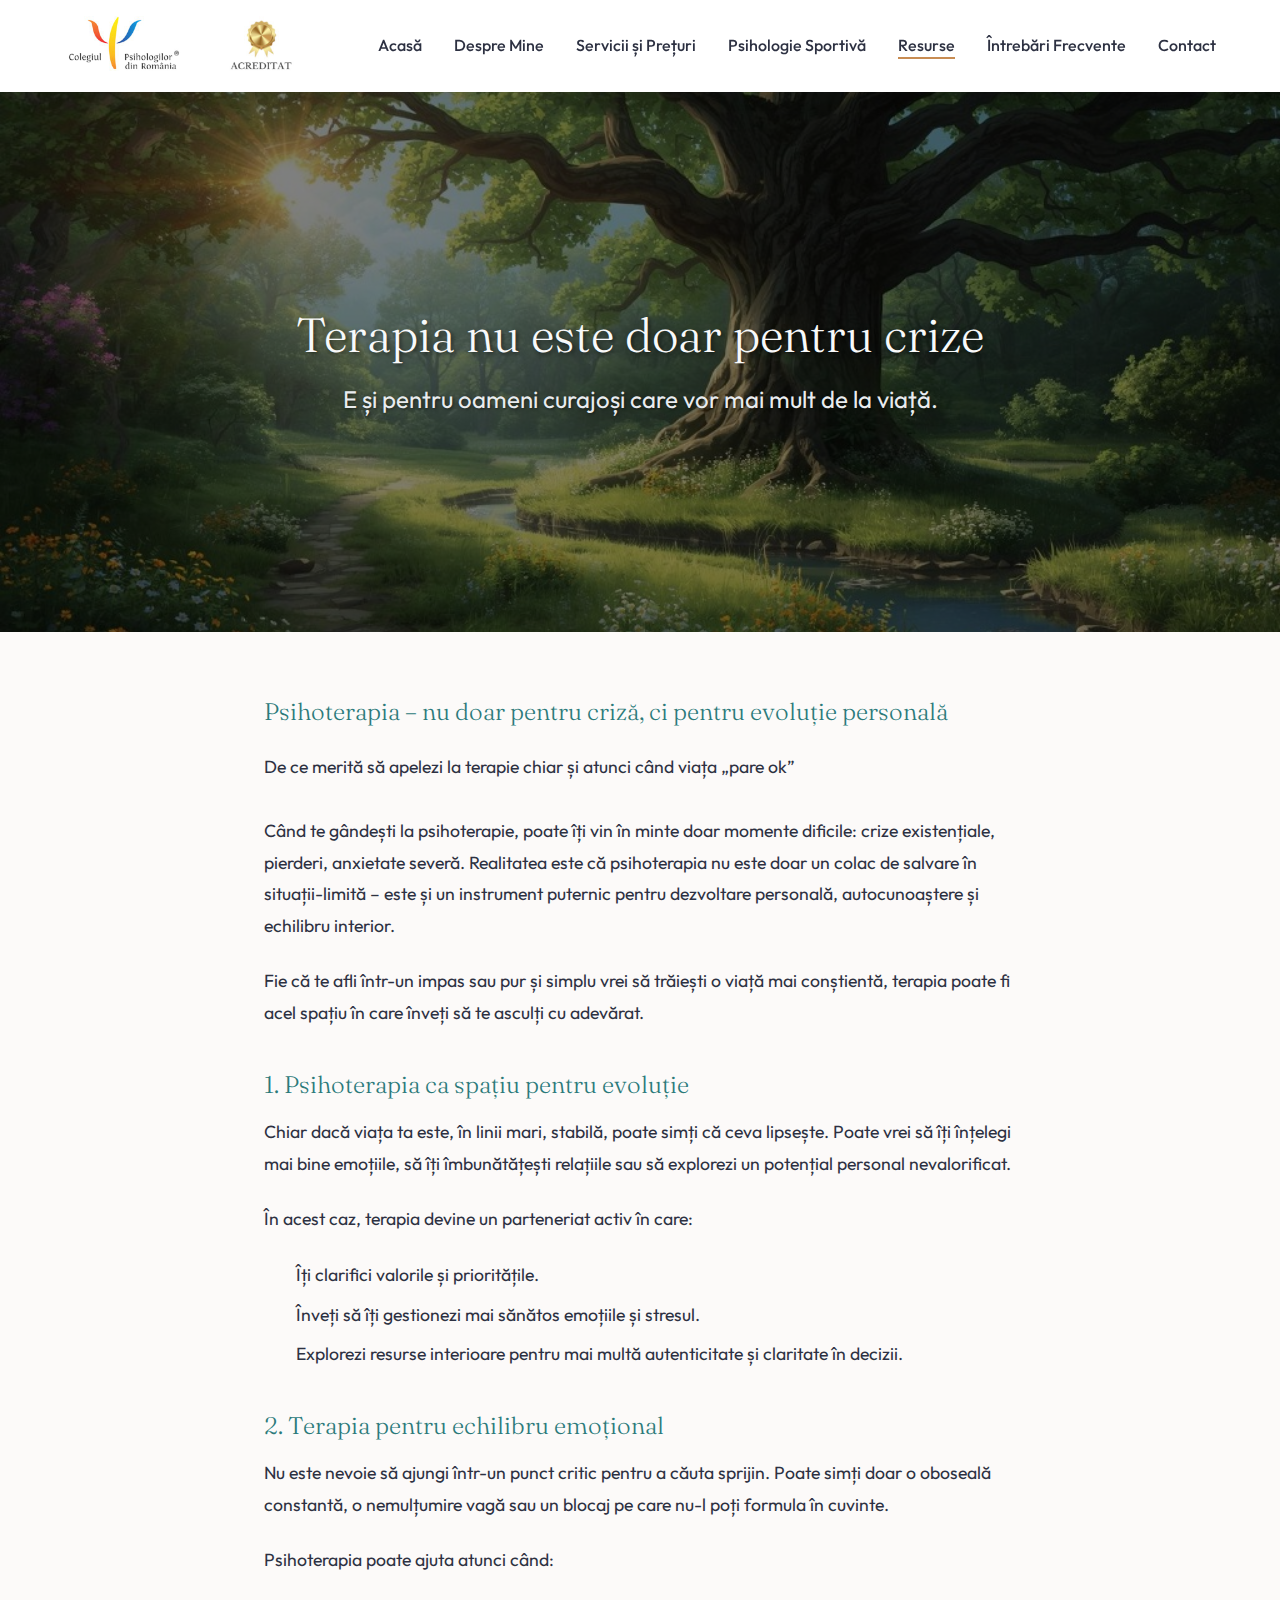
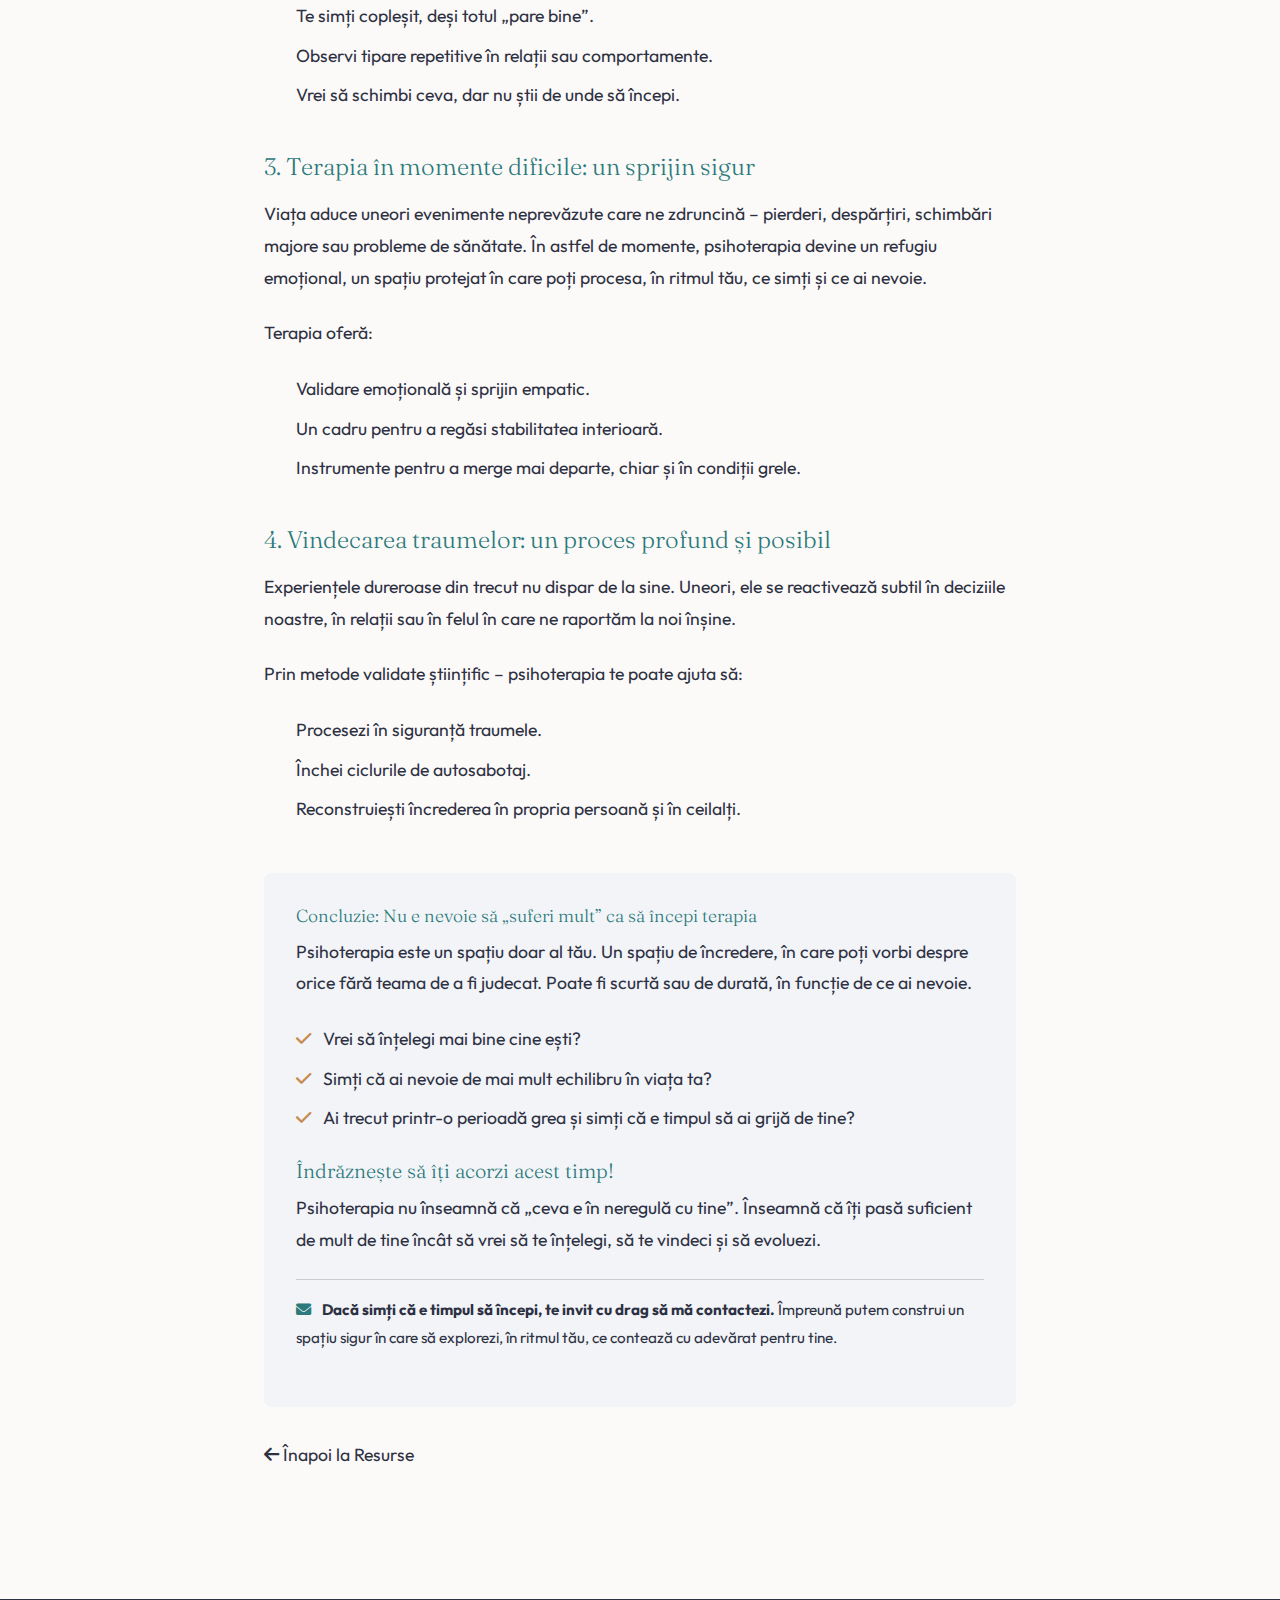
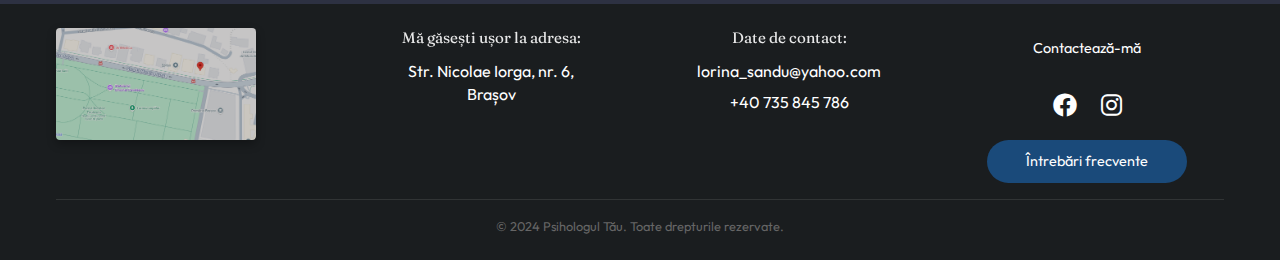
<file: terapia-evolutiei.html>
<!DOCTYPE html>
<html lang="ro">

<head>
    <meta charset="UTF-8">
    <meta name="viewport" content="width=device-width, initial-scale=1.0">
    <title>Terapia nu este doar pentru crize | Psihologul Tău</title>
    <meta name="description"
        content="E și pentru oameni curajoși care vor mai mult de la viață. Un instrument pentru dezvoltare și autocunoaștere profundă.">
    <!-- Fonts -->
    <link rel="preconnect" href="https://fonts.googleapis.com">
    <link rel="preconnect" href="https://fonts.gstatic.com" crossorigin>
    <link
        href="https://fonts.googleapis.com/css2?family=Fraunces:opsz,wght@9..144,300;400;600&family=Outfit:wght@300;400;500;600&display=swap"
        rel="stylesheet">
    <link rel="stylesheet" href="https://cdnjs.cloudflare.com/ajax/libs/font-awesome/6.0.0/css/all.min.css">
    <!-- Styles -->
    <link rel="stylesheet" href="css/style.css">
</head>

<body>

    <!-- Navigation -->
    <header style="background: rgba(255,255,255,0.95); backdrop-filter: blur(10px);">
        <div class="container nav-container">
            <div class="logo-group">
                <a href="index.html">
                    <img src="images/logo_main.png" alt="Psihologul Tău" class="logo-img">
                </a>
            </div>
            <div class="mobile-menu-btn">☰</div>
            <nav>
                <ul class="nav-links">
                    <li><a href="index.html">Acasă</a></li>
                    <li><a href="despre-mine.html">Despre Mine</a></li>
                    <li><a href="servicii.html">Servicii și Prețuri</a></li>
                    <li><a href="psihologie-sportiva.html">Psihologie Sportivă</a></li>
                    <li><a href="resurse.html" class="active">Resurse</a></li>
                    <li><a href="intrebari.html">Întrebări Frecvente</a></li>
                    <li><a href="contact.html">Contact</a></li>
                </ul>
            </nav>
        </div>
    </header>

    <!-- Article Hero -->
    <!-- Page Header -->
    <!-- Article Hero -->
    <div class="article-hero">
        <img src="images/therapy_evolution_hero.jpg" alt="Dezvoltare Personală" class="article-hero-bg">
        <div class="article-hero-content">
            <h1 class="article-hero-title" style="color: #f8f9fa; text-shadow: 2px 2px 4px rgba(0,0,0,0.5);">Terapia nu
                este doar pentru crize</h1>
            <p class="article-hero-subtitle"
                style="color: #e9ecef; font-size: 1.5rem; margin-top: 0.5rem; text-shadow: 1px 1px 3px rgba(0,0,0,0.5);">
                E și pentru oameni curajoși care vor mai mult de la viață.</p>
        </div>
    </div>

    <!-- Article Content -->
    <article class="section" style="padding-top: 0;">
        <div class="container article-body">
            <h2
                style="font-size: 1.5rem; margin-bottom: 1.5rem; color: var(--color-primary); line-height: 1.3; text-align: left;">
                Psihoterapia – nu doar pentru criză, ci pentru evoluție personală</h2>

            <p style="margin-bottom: 2rem; color: var(--color-text); text-align: left;">
                De ce merită să apelezi la terapie chiar și atunci când viața „pare ok”
            </p>

            <p>Când te gândești la psihoterapie, poate îți vin în minte doar momente dificile: crize existențiale,
                pierderi, anxietate severă. Realitatea este că psihoterapia nu este doar un colac de salvare în
                situații-limită – este și un instrument puternic pentru dezvoltare personală, autocunoaștere și
                echilibru interior.</p>
            <p>Fie că te afli într-un impas sau pur și simplu vrei să trăiești o viață mai conștientă, terapia poate fi
                acel spațiu în care înveți să te asculți cu adevărat.</p>

            <h3>1. Psihoterapia ca spațiu pentru evoluție</h3>
            <p>Chiar dacă viața ta este, în linii mari, stabilă, poate simți că ceva lipsește. Poate vrei să îți
                înțelegi mai bine emoțiile, să îți îmbunătățești relațiile sau să explorezi un potențial personal
                nevalorificat.</p>
            <p>În acest caz, terapia devine un parteneriat activ în care:</p>
            <ul>
                <li>Îți clarifici valorile și prioritățile.</li>
                <li>Înveți să îți gestionezi mai sănătos emoțiile și stresul.</li>
                <li>Explorezi resurse interioare pentru mai multă autenticitate și claritate în decizii.</li>
            </ul>

            <h3>2. Terapia pentru echilibru emoțional</h3>
            <p>Nu este nevoie să ajungi într-un punct critic pentru a căuta sprijin. Poate simți doar o oboseală
                constantă, o nemulțumire vagă sau un blocaj pe care nu-l poți formula în cuvinte.</p>
            <p>Psihoterapia poate ajuta atunci când:</p>
            <ul>
                <li>Te simți copleșit, deși totul „pare bine”.</li>
                <li>Observi tipare repetitive în relații sau comportamente.</li>
                <li>Vrei să schimbi ceva, dar nu știi de unde să începi.</li>
            </ul>

            <h3>3. Terapia în momente dificile: un sprijin sigur</h3>
            <p>Viața aduce uneori evenimente neprevăzute care ne zdruncină – pierderi, despărțiri, schimbări majore sau
                probleme de sănătate. În astfel de momente, psihoterapia devine un refugiu emoțional, un spațiu protejat
                în care poți procesa, în ritmul tău, ce simți și ce ai nevoie.</p>
            <p>Terapia oferă:</p>
            <ul>
                <li>Validare emoțională și sprijin empatic.</li>
                <li>Un cadru pentru a regăsi stabilitatea interioară.</li>
                <li>Instrumente pentru a merge mai departe, chiar și în condiții grele.</li>
            </ul>

            <h3>4. Vindecarea traumelor: un proces profund și posibil</h3>
            <p>Experiențele dureroase din trecut nu dispar de la sine. Uneori, ele se reactivează subtil în deciziile
                noastre, în relații sau în felul în care ne raportăm la noi înșine.</p>
            <p>Prin metode validate științific – psihoterapia te poate ajuta să:</p>
            <ul>
                <li>Procesezi în siguranță traumele.</li>
                <li>Închei ciclurile de autosabotaj.</li>
                <li>Reconstruiești încrederea în propria persoană și în ceilalți.</li>
            </ul>

            <div
                style="margin-top: 3rem; margin-bottom: 2rem; padding: 2rem; background-color: var(--color-light-gray); border-radius: 8px;">
                <h4 style="color: var(--color-primary); margin-bottom: 0.5rem; font-family: var(--font-heading);">
                    Concluzie: Nu e nevoie să „suferi mult” ca să începi terapia</h4>
                <p>Psihoterapia este un spațiu doar al tău. Un spațiu de încredere, în care poți vorbi despre orice fără
                    teama de a fi judecat. Poate fi scurtă sau de durată, în funcție de ce ai nevoie.</p>
                <ul style="list-style: none; padding-left: 0; margin-top: 1rem;">
                    <li style="margin-bottom: 0.5rem;"><i class="fas fa-check"
                            style="color: var(--color-secondary); margin-right: 0.5rem;"></i> Vrei să înțelegi mai bine
                        cine ești?</li>
                    <li style="margin-bottom: 0.5rem;"><i class="fas fa-check"
                            style="color: var(--color-secondary); margin-right: 0.5rem;"></i> Simți că ai nevoie de mai
                        mult echilibru în viața ta?</li>
                    <li style="margin-bottom: 0.5rem;"><i class="fas fa-check"
                            style="color: var(--color-secondary); margin-right: 0.5rem;"></i> Ai trecut printr-o
                        perioadă grea și simți că e timpul să ai grijă de tine?</li>
                </ul>

                <h5 style="color: var(--color-primary); margin-top: 1.5rem; margin-bottom: 0.5rem; font-size: 1.25rem;">
                    Îndrăznește să îți acorzi acest timp!</h5>
                <p>Psihoterapia nu înseamnă că „ceva e în neregulă cu tine”. Înseamnă că îți pasă suficient de mult de
                    tine încât să vrei să te înțelegi, să te vindeci și să evoluezi.</p>

                <div style="margin-top: 1.5rem; border-top: 1px solid #ccc; padding-top: 1rem; font-size: 0.95rem;">
                    <p><i class="fas fa-envelope" style="color: var(--color-primary); margin-right: 0.5rem;"></i>
                        <strong>Dacă simți că e timpul să începi, te invit cu drag să mă contactezi.</strong> Împreună
                        putem construi un spațiu sigur în care să explorezi, în ritmul tău, ce contează cu adevărat
                        pentru tine.
                    </p>
                </div>
            </div>

            <div class="back-nav">
                <a href="resurse.html" class="back-link">
                    <i class="fas fa-arrow-left"></i> Înapoi la Resurse
                </a>
            </div>
        </div>
    </article>

    <!-- Footer -->
    <footer>
        <div class="container">
            <div class="footer-grid">
                <!-- Col 1: Map -->
                <div class="footer-col">
                    <div class="footer-map-container">
                        <a href="https://www.google.com/maps/place/Strada+Nicolae+Iorga+6,+Bra%C8%99ov+500057,+Rom%C3%A2nia/@45.646532,25.594391,13z/data=!4m6!3m5!1s0x40b35b7907064365:0x862333d178ecefff!8m2!3d45.6465324!4d25.5943915!16s%2Fg%2F11bw3_378p?hl=ro-RO&entry=ttu&g_ep=EgoyMDI1MTIwOS4wIKXMDSoASAFQAw%3D%3D"
                            target="_blank">
                            <img src="images/harta-brasov.png" alt="Harta Brasov">
                        </a>
                    </div>
                </div>

                <!-- Col 2: Address -->
                <div class="footer-col" style="text-align: center;">
                    <h4>Mă găsești ușor la adresa:</h4>
                    <div class="footer-contact-info">
                        <p>Str. Nicolae Iorga, nr. 6,<br>Brașov</p>
                    </div>
                </div>

                <!-- Col 3: Contact -->
                <div class="footer-col" style="text-align: center;">
                    <h4>Date de contact:</h4>
                    <div class="footer-contact-info">
                        <p>lorina_sandu@yahoo.com</p>
                        <p>+40 735 845 786</p>
                    </div>
                </div>

                <!-- Col 4: Actions -->
                <div class="footer-col footer-actions">
                    <a href="contact.html" class="footer-btn btn-contact-green">Contactează-mă</a>
                    <div class="footer-socials">
                        <a href="#"><i class="fab fa-facebook"></i></a>
                        <a href="#"><i class="fab fa-instagram"></i></a>
                    </div>
                    <a href="intrebari.html" class="footer-btn btn-faq-blue">Întrebări frecvente</a>
                </div>
            </div>
            <div class="copyright">
                &copy; 2024 Psihologul Tău. Toate drepturile rezervate.
            </div>
        </div>
    </footer>

    <script src="js/script.js"></script>
</body>

</html>
</file>
<file: css/style.css>
:root {
    /* Color Palette - Intense, Professional, Calm */
    --color-bg: #FCFAF9;
    /* Creamy white background */
    --color-text: #2D3142;
    /* Soft dark for text */
    --color-primary: #2C7A7B;
    /* Deep Teal - professional, healing, stability */
    --color-secondary: #C88C52;
    /* Rich Bronze - warmth, groundedness */
    --color-accent: #E6F0EF;
    /* Very light teal tint for backgrounds */
    --color-white: #FFFFFF;
    --color-light-gray: #F2F4F8;

    /* Typography */
    --font-main: 'Outfit', sans-serif;
    /* Friendly & Geometry */
    --font-heading: 'Fraunces', serif;
    /* Elegant & Human */

    /* Spacing */
    --spacing-xs: 0.5rem;
    --spacing-sm: 1rem;
    --spacing-md: 2rem;
    --spacing-lg: 4rem;
    --spacing-xl: 6rem;

    /* Shadows */
    --shadow-soft: 0 4px 20px rgba(0, 0, 0, 0.05);
    --shadow-hover: 0 10px 25px rgba(0, 0, 0, 0.08);

    /* Border Radius */
    --radius-sm: 8px;
    --radius-md: 16px;
}

/* Reset & Base */
* {
    margin: 0;
    padding: 0;
    box-sizing: border-box;
}

body {
    font-family: var(--font-main);
    background-color: var(--color-bg);
    color: var(--color-text);
    line-height: 1.6;
    overflow-x: hidden;
}

h1,
h2,
h3,
h4,
h5,
h6 {
    font-family: var(--font-heading);
    font-weight: 300;
    color: var(--color-text);
    line-height: 1.3;
}

a {
    text-decoration: none;
    color: inherit;
    transition: all 0.3s ease;
}

ul {
    list-style: none;
}

img {
    max-width: 100%;
    display: block;
    height: auto;
}

.container {
    max-width: 1200px;
    margin: 0 auto;
    padding: 0 var(--spacing-sm);
}

.section {
    padding: var(--spacing-lg) 0;
}

/* Typography Helpers */
.text-center {
    text-align: center;
}

.text-justify {
    text-align: justify;
}

.section-title {
    font-size: 2.5rem;
    margin-bottom: var(--spacing-md);
    color: var(--color-primary);
    text-align: center;
}

.lead {
    font-size: 1.125rem;
    max-width: 800px;
    margin: 0 auto var(--spacing-md);
    color: #555;
    text-align: center;
}

/* Buttons */
.btn {
    display: inline-block;
    padding: 12px 32px;
    border-radius: 50px;
    font-weight: 500;
    cursor: pointer;
    border: 1px solid transparent;
    transition: all 0.3s ease;
}

.btn-primary {
    background-color: var(--color-primary);
    color: var(--color-white);
}

.btn-primary:hover {
    background-color: #6e8677;
    transform: translateY(-2px);
    box-shadow: var(--shadow-hover);
}

.btn-outline {
    background-color: transparent;
    border-color: var(--color-primary);
    color: var(--color-primary);
}

.btn-outline:hover {
    background-color: var(--color-primary);
    color: var(--color-white);
}

/* Header & Nav */
header {
    background-color: var(--color-white);
    box-shadow: var(--shadow-soft);
    position: sticky;
    top: 0;
    z-index: 1000;
}

.nav-container {
    display: flex;
    justify-content: space-between;
    align-items: center;
    padding: 1rem 1.5rem;
}

.logo-group {
    display: flex;
    align-items: center;
    gap: 1rem;
}

.logo-img {
    height: 60px;
    width: auto;
    object-fit: contain;
}

.copsi-logo {
    height: 50px;
    width: auto;
    object-fit: contain;
}

.nav-links {
    display: flex;
    gap: var(--spacing-md);
}

.nav-links a {
    font-size: 1rem;
    font-weight: 500;
    position: relative;
    padding-bottom: 4px;
}

.nav-links a::after {
    content: '';
    position: absolute;
    width: 0;
    height: 2px;
    bottom: 0;
    left: 0;
    background-color: var(--color-secondary);
    transition: width 0.3s ease;
}

.nav-links a:hover::after,
.nav-links a.active::after {
    width: 100%;
}

.mobile-menu-btn {
    display: none;
    font-size: 1.5rem;
    cursor: pointer;
}

/* Hero Section */
.hero {
    padding: var(--spacing-xl) 0;
    background: linear-gradient(rgba(255, 255, 255, 0.6), rgba(255, 255, 255, 0.3)), url('../images/hero.jpg');
    background-size: cover;
    background-position: center;
    position: relative;
    overflow: hidden;
}

.hero-content {
    max-width: 600px;
}

.hero h1 {
    font-size: 3.5rem;
    margin-bottom: var(--spacing-sm);
    color: var(--color-text);
}

.hero p {
    font-size: 1.25rem;
    margin-bottom: var(--spacing-md);
    color: #666;
    max-width: 500px;
}

.hero-cta {
    display: flex;
    gap: 1.5rem;
    flex-wrap: wrap;
    align-items: center;
}

.btn-hero-secondary {
    background-color: rgba(255, 255, 255, 0.9);
    color: var(--color-primary);
    border: 1px solid rgba(255, 255, 255, 0.5);
    font-weight: 600;
}

.btn-hero-secondary:hover {
    background-color: #fff;
    color: var(--color-primary);
    transform: translateY(-2px);
    box-shadow: 0 5px 15px rgba(0, 0, 0, 0.1);
}

/* Services Preview */
.services-grid {
    display: grid;
    grid-template-columns: repeat(auto-fit, minmax(300px, 1fr));
    gap: var(--spacing-md);
}

.service-card {
    background: var(--color-white);
    padding: var(--spacing-md);
    border-radius: var(--radius-md);
    box-shadow: var(--shadow-soft);
    transition: all 0.3s ease;
    text-align: center;
    border-top: 4px solid transparent;
}

.service-card:hover {
    transform: translateY(-5px);
    box-shadow: var(--shadow-hover);
    border-top-color: var(--color-secondary);
}

.service-icon {
    font-size: 2.5rem;
    margin-bottom: var(--spacing-sm);
    color: var(--color-primary);
}

.service-card h3 {
    margin-bottom: var(--spacing-sm);
    font-size: 1.5rem;
}

/* About Preview on Home */
.about-preview {
    background-color: var(--color-accent);
}

.about-grid {
    display: grid;
    grid-template-columns: 1fr 1fr;
    gap: var(--spacing-lg);
    align-items: center;
}

.about-image {
    width: 100%;
    height: 400px;
    border-radius: var(--radius-md);
    /* Placeholder background removed */
    object-fit: cover;
}

/* Quote Section */
.quote-section {
    text-align: center;
    background-color: var(--color-primary);
    color: var(--color-white);
    padding: var(--spacing-lg) 0;
}

.quote-section blockquote {
    font-family: var(--font-heading);
    font-size: 2rem;
    font-style: italic;
    max-width: 800px;
    margin: 0 auto;
}

.quote-section cite {
    display: block;
    margin-top: var(--spacing-sm);
    font-size: 1rem;
    opacity: 0.9;
}



/* Testimonials Section */
.testimonials-grid {
    display: grid;
    grid-template-columns: repeat(4, 1fr);
    gap: 1.5rem;
    margin-top: 2rem;
}

.testimonial-card {
    background: #55595c;
    padding: 2rem;
    border-radius: 12px;
    box-shadow: var(--shadow-soft);
    text-align: center;
    color: #fff;
    display: flex;
    flex-direction: column;
    justify-content: center;
    transition: transform 0.3s ease;
}

.testimonial-card:hover {
    transform: translateY(-5px);
}

.testimonial-stars {
    color: #FFC107;
    /* Gold color for stars */
    margin-bottom: 1rem;
    font-size: 0.9rem;
}

.testimonial-text {
    margin-bottom: 1.5rem;
    font-size: 0.95rem;
    line-height: 1.6;
    font-style: italic;
    flex-grow: 1;
}

.testimonial-author {
    color: #fff;
    font-size: 1.1rem;
    font-weight: 500;
}

@media (max-width: 900px) {
    .testimonials-grid {
        grid-template-columns: repeat(2, 1fr);
    }
}

@media (max-width: 600px) {
    .testimonials-grid {
        grid-template-columns: 1fr;
    }

    .testimonial-card {
        padding: 1.5rem;
        margin-bottom: 1rem;
        /* Add spacing between vertical cards */
    }
}

/* Footer Redesign */
footer {
    background-color: #1a1d1f;
    color: #fff;
    padding: 1.5rem 0;
    /* Reduced from 3rem */
    margin-top: auto;
    border-top: 5px solid #2D3142;
    /* Dark blue stripe as seen in image */
}

.footer-grid {
    display: grid;
    grid-template-columns: repeat(auto-fit, minmax(200px, 1fr));
    gap: 1.5rem;
    /* Reduced from 2rem */
    align-items: start;
}

.footer-col {
    display: flex;
    flex-direction: column;
}

.footer-col h4 {
    color: #fff;
    margin-bottom: 0.8rem;
    /* Reduced from 1.5rem */
    font-size: 0.95rem;
    /* Slightly smaller */
    font-weight: 400;
    opacity: 0.9;
}

.footer-map-container {
    width: 100%;
    max-width: 200px;
    /* Smaller map */
    border-radius: 4px;
    overflow: hidden;
    box-shadow: 0 4px 10px rgba(0, 0, 0, 0.3);
}

.footer-map-container img {
    width: 100%;
    display: block;
    filter: brightness(0.8);
    transition: filter 0.3s;
}

.footer-map-container:hover img {
    filter: brightness(1);
}

.footer-contact-info {
    font-size: 1rem;
    /* Slightly smaller */
    line-height: 1.4;
    /* Tighter line height */
}

.footer-contact-info p {
    margin-bottom: 0.5rem;
    /* Reduced from 1rem */
}

.footer-actions {
    display: flex;
    flex-direction: column;
    align-items: center;
    gap: 0.8rem;
    /* Reduced from 1rem */
}

.footer-btn {
    padding: 0.6rem 1.5rem;
    /* Smaller buttons */
    border-radius: 50px;
    text-decoration: none;
    font-size: 0.9rem;
    /* Smaller font */
    transition: transform 0.2s, background-color 0.2s;
    text-align: center;
    width: 100%;
    max-width: 200px;
}

.btn-whatsapp {
    background-color: #25D366;
    color: white;
    font-weight: 500;
}

.btn-whatsapp:hover {
    background-color: #128C7E;
    transform: translateY(-2px);
    box-shadow: 0 4px 12px rgba(37, 211, 102, 0.3);
}

.btn-faq-blue {
    background-color: #1a4a7a;
    color: white;
}

.btn-faq-blue:hover {
    background-color: #2d60a3;
    transform: translateY(-2px);
}

.footer-socials {
    display: flex;
    gap: 1.5rem;
    margin: 0.2rem 0;
}

.footer-socials a {
    color: #fff;
    font-size: 1.5rem;
    /* Smaller from 2rem */
    transition: opacity 0.2s;
}

.footer-socials a:hover {
    opacity: 0.8;
}

.copyright {
    text-align: center;
    padding-top: 1rem;
    /* Reduced from 2rem */
    margin-top: 1rem;
    /* Reduced from 2rem */
    border-top: 1px solid rgba(255, 255, 255, 0.1);
    color: #666;
    font-size: 0.8rem;
}

@media (max-width: 992px) {
    .footer-grid {
        grid-template-columns: 1fr 1fr;
    }
}

/* Custom Check List */
.check-list {
    list-style: none;
    padding-left: 0;
}

.check-list li {
    position: relative;
    padding-left: 2rem;
    margin-bottom: 0.8rem;
}

.check-list li::before {
    content: '\f00c';
    /* FontAwesome Check */
    font-family: 'Font Awesome 5 Free';
    font-weight: 900;
    position: absolute;
    left: 0;
    top: 4px;
    color: var(--color-primary);
    font-size: 1.1rem;
}

.service-note {
    font-size: 0.85rem;
    color: #666;
    display: block;
    margin-top: 0.2rem;
    font-weight: 400;
}

@media (max-width: 600px) {
    .footer-grid {
        grid-template-columns: 1fr;
        text-align: center;
    }

    .footer-map-container {
        margin: 0 auto;
    }

    .footer-actions {
        align-items: center;
    }

    .footer-socials {
        justify-content: center;
    }
}



/* Mobile Responsiveness */
@media (max-width: 768px) {
    .nav-links {
        display: none;
        position: absolute;
        top: 100%;
        left: 0;
        width: 100%;
        background-color: var(--color-bg);
        flex-direction: column;
        padding: var(--spacing-md);
        box-shadow: 0 10px 10px rgba(0, 0, 0, 0.05);
        text-align: center;
        max-height: 80vh;
        overflow-y: auto;
    }

    .nav-links.active {
        display: flex;
    }

    .mobile-menu-btn {
        display: block;
        margin-left: auto;
    }

    .hero h1 {
        font-size: 2.5rem;
    }

    .about-grid {
        grid-template-columns: 1fr;
    }

    .section-title {
        font-size: 2rem;
    }

    .services-grid {
        grid-template-columns: 1fr;
        gap: 2rem;
        padding-left: 0.5rem;
        /* Ensure visual safety zone */
        padding-right: 0.5rem;
    }
}

/* Article Cards Alignment */
.article-card {
    background: #fff;
    border-radius: 16px;
    overflow: hidden;
    box-shadow: 0 4px 15px rgba(0, 0, 0, 0.05);
    display: flex;
    flex-direction: column;
    height: 100%;
    transition: transform 0.3s ease;
}

.article-card:hover {
    transform: translateY(-5px);
    box-shadow: 0 10px 25px rgba(0, 0, 0, 0.1);
}

.article-image {
    width: 100%;
    height: 250px;
    /* Fixed height for alignment */
    overflow: hidden;
}

.article-image img {
    width: 100%;
    height: 100%;
    object-fit: cover;
    transition: transform 0.5s ease;
}

.article-card:hover .article-image img {
    transform: scale(1.05);
    /* Subtle zoom on hover */
}

.article-content {
    padding: 1.5rem;
    display: flex;
    flex-direction: column;
    flex-grow: 1;
}

.article-title {
    font-size: 1.25rem;
    margin-bottom: 0.8rem;
    color: var(--color-text);
    line-height: 1.4;
}

.article-excerpt {
    font-size: 0.95rem;
    color: #666;
    margin-bottom: 1rem;
    flex-grow: 1;
    /* Pushes button to bottom if needed */
}



/* Service Images - Full Visibility */
.service-img {
    width: 100%;
    height: auto;
    border-radius: 16px;
    box-shadow: 0 4px 10px rgba(0, 0, 0, 0.1);
}

/* 2-Column Services Layout */
.services-layout-grid {
    display: grid;
    grid-template-columns: repeat(2, 1fr);
    gap: 2rem;
    margin-bottom: 4rem;
}

.service-card-vertical {
    background: #fff;
    padding: 2rem;
    border-radius: 16px;
    box-shadow: 0 4px 20px rgba(0, 0, 0, 0.05);
    display: flex;
    flex-direction: column;
    height: 100%;
}

.service-card-vertical .service-img {
    height: 250px;
    /* Specific height for vertical cards to keep alignment */
    object-fit: cover;
    margin-bottom: 1.5rem;
}

.service-card-vertical .service-content {
    flex-grow: 1;
    display: flex;
    flex-direction: column;
}

@media (max-width: 900px) {
    .services-layout-grid {
        grid-template-columns: 1fr;
    }
}

/* Articles Grid - Dedicated to avoid layout shifts */
.articles-layout-grid {
    display: grid;
    grid-template-columns: repeat(2, 1fr);
    gap: 2rem;
    align-items: flex-start;
}

.articles-layout-grid .article-card {
    height: auto;
}

@media (max-width: 768px) {
    .articles-layout-grid {
        grid-template-columns: 1fr;
    }
}

/* Specific styles for single article page */
.article-hero {
    height: 60vh;
    min-height: 400px;
    position: relative;
    display: flex;
    align-items: center;
    justify-content: center;
    color: white;
    text-align: center;
    overflow: hidden;
    margin-bottom: 4rem;
}

.article-hero::before {
    content: '';
    position: absolute;
    top: 0;
    left: 0;
    width: 100%;
    height: 100%;
    background: rgba(0, 0, 0, 0.5);
    z-index: 1;
}

.article-hero-bg {
    position: absolute;
    top: 0;
    left: 0;
    width: 100%;
    height: 100%;
    object-fit: cover;
    z-index: 0;
}

.article-hero-content {
    position: relative;
    z-index: 2;
    padding: 2rem;
    max-width: 800px;
}

.article-hero-title {
    font-size: 3rem;
    font-family: var(--font-heading);
    margin-bottom: 1rem;
    line-height: 1.2;
    color: #f8f9fa;
    text-shadow: 2px 2px 4px rgba(0, 0, 0, 0.5);
}

.article-body {
    max-width: 800px;
    margin: 0 auto;
    font-size: 1.1rem;
    line-height: 1.8;
    color: var(--color-text);
    padding: 0 1.5rem 4rem;
}

.article-body h3 {
    margin-top: 2.5rem;
    margin-bottom: 1rem;
    color: var(--color-primary);
    font-size: 1.5rem;
}

.article-body p {
    margin-bottom: 1.5rem;
}

.article-body ul,
.article-body ol {
    margin-bottom: 1.5rem;
    padding-left: 2rem;
}

.article-body li {
    margin-bottom: 0.5rem;
}

/* Pricing Table Responsive Styles */
.pricing-section {
    margin-top: 4rem;
    background: #fff;
    padding: 3rem;
    border-radius: 16px;
    box-shadow: var(--shadow-soft);
}

.pricing-table {
    width: 100%;
    border-collapse: collapse;
}

.pricing-table th,
.pricing-table td {
    padding: 1rem;
    text-align: left;
    border-bottom: 1px solid #eee;
}

.pricing-table th {
    background-color: var(--color-light-gray);
    color: var(--color-primary);
}

@media (max-width: 768px) {
    .pricing-section {
        padding: 1.5rem;
    }

    .pricing-table thead {
        display: none;
    }

    .pricing-table,
    .pricing-table tbody,
    .pricing-table tr,
    .pricing-table td {
        display: block;
        width: 100%;
    }

    .pricing-table tr {
        margin-bottom: 1.5rem;
        border: 1px solid #eee;
        border-radius: 12px;
        padding: 1rem;
        background: var(--color-bg);
        box-shadow: 0 2px 8px rgba(0, 0, 0, 0.03);
    }

    .pricing-table td {
        display: flex;
        justify-content: space-between;
        align-items: flex-start;
        text-align: right;
        padding: 1rem 0;
        border-bottom: 1px solid rgba(0, 0, 0, 0.05);
        font-size: 0.95rem;
    }

    .pricing-table td:last-child {
        border-bottom: none;
    }

    .pricing-table td::before {
        content: attr(data-label);
        font-weight: 600;
        color: var(--color-primary);
        text-align: left;
        margin-right: 2rem;
        flex-shrink: 0;
        max-width: 40%;
    }
}
</file>
